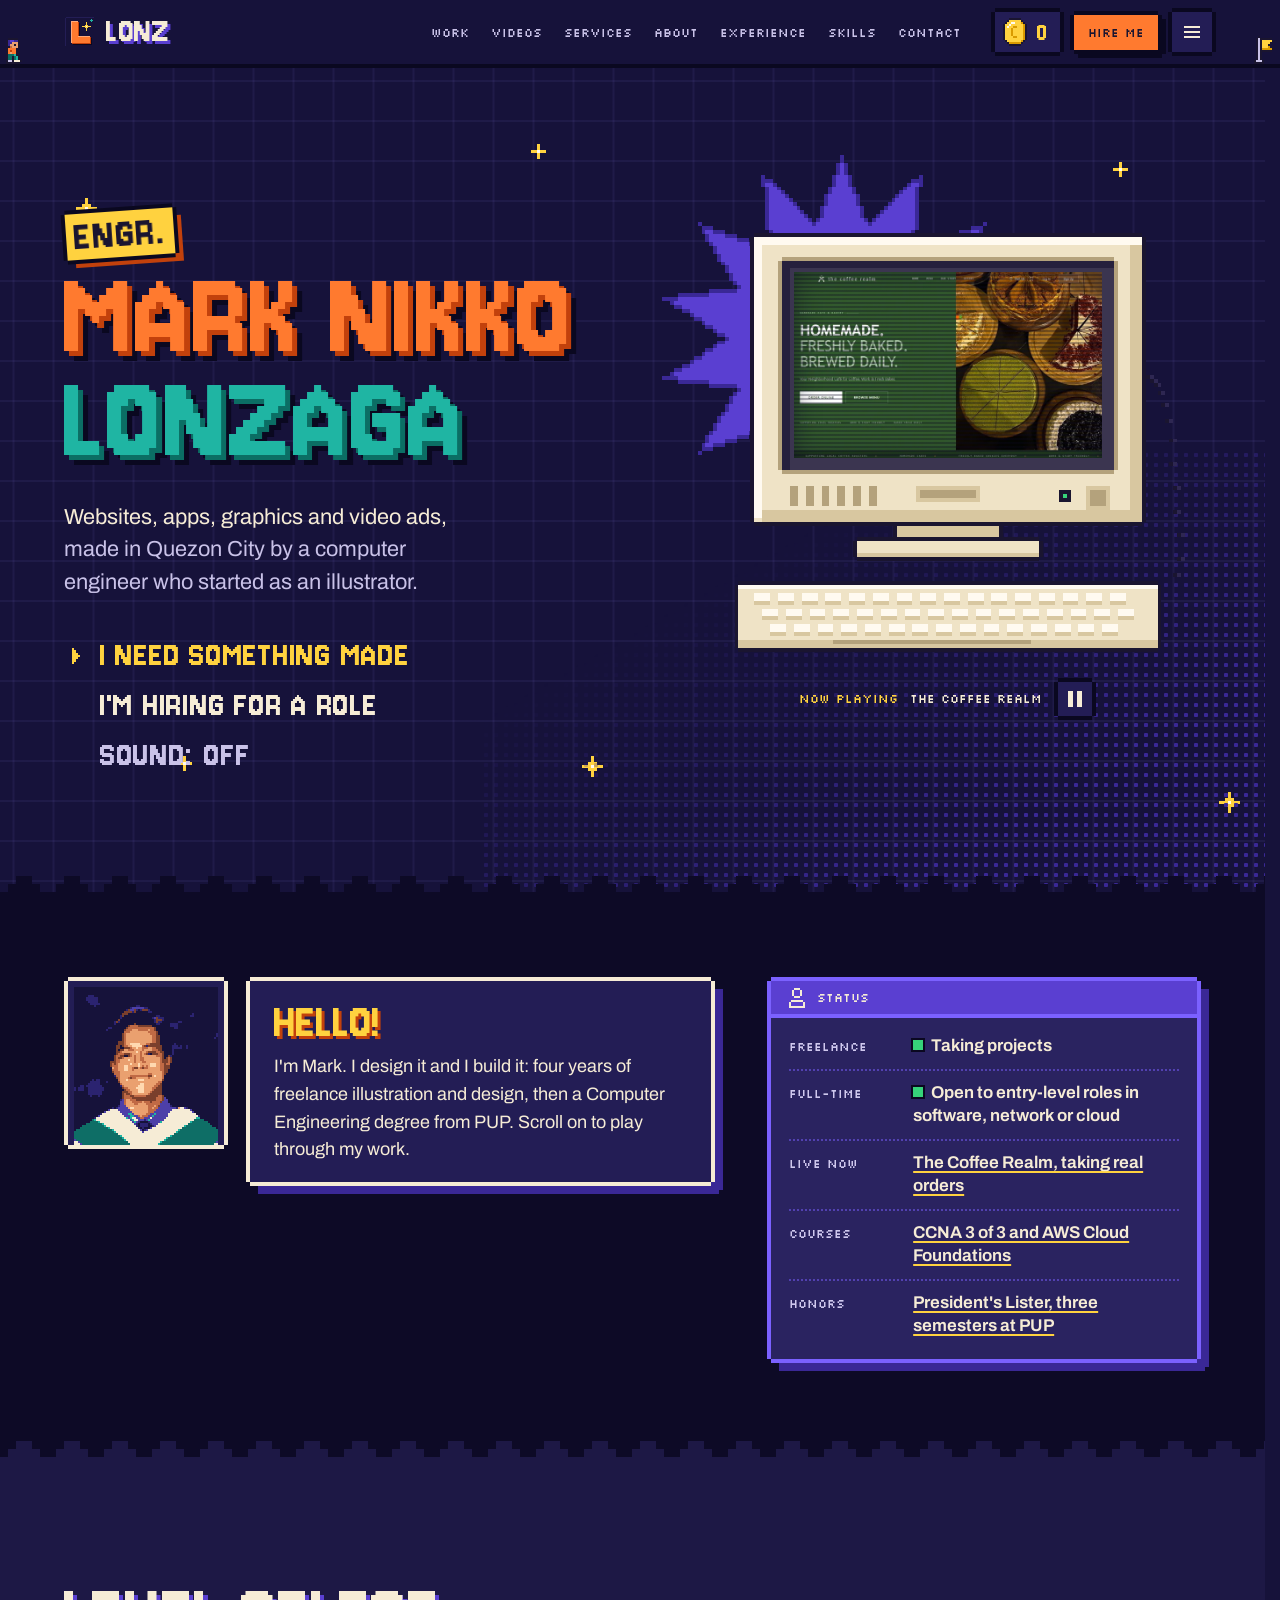
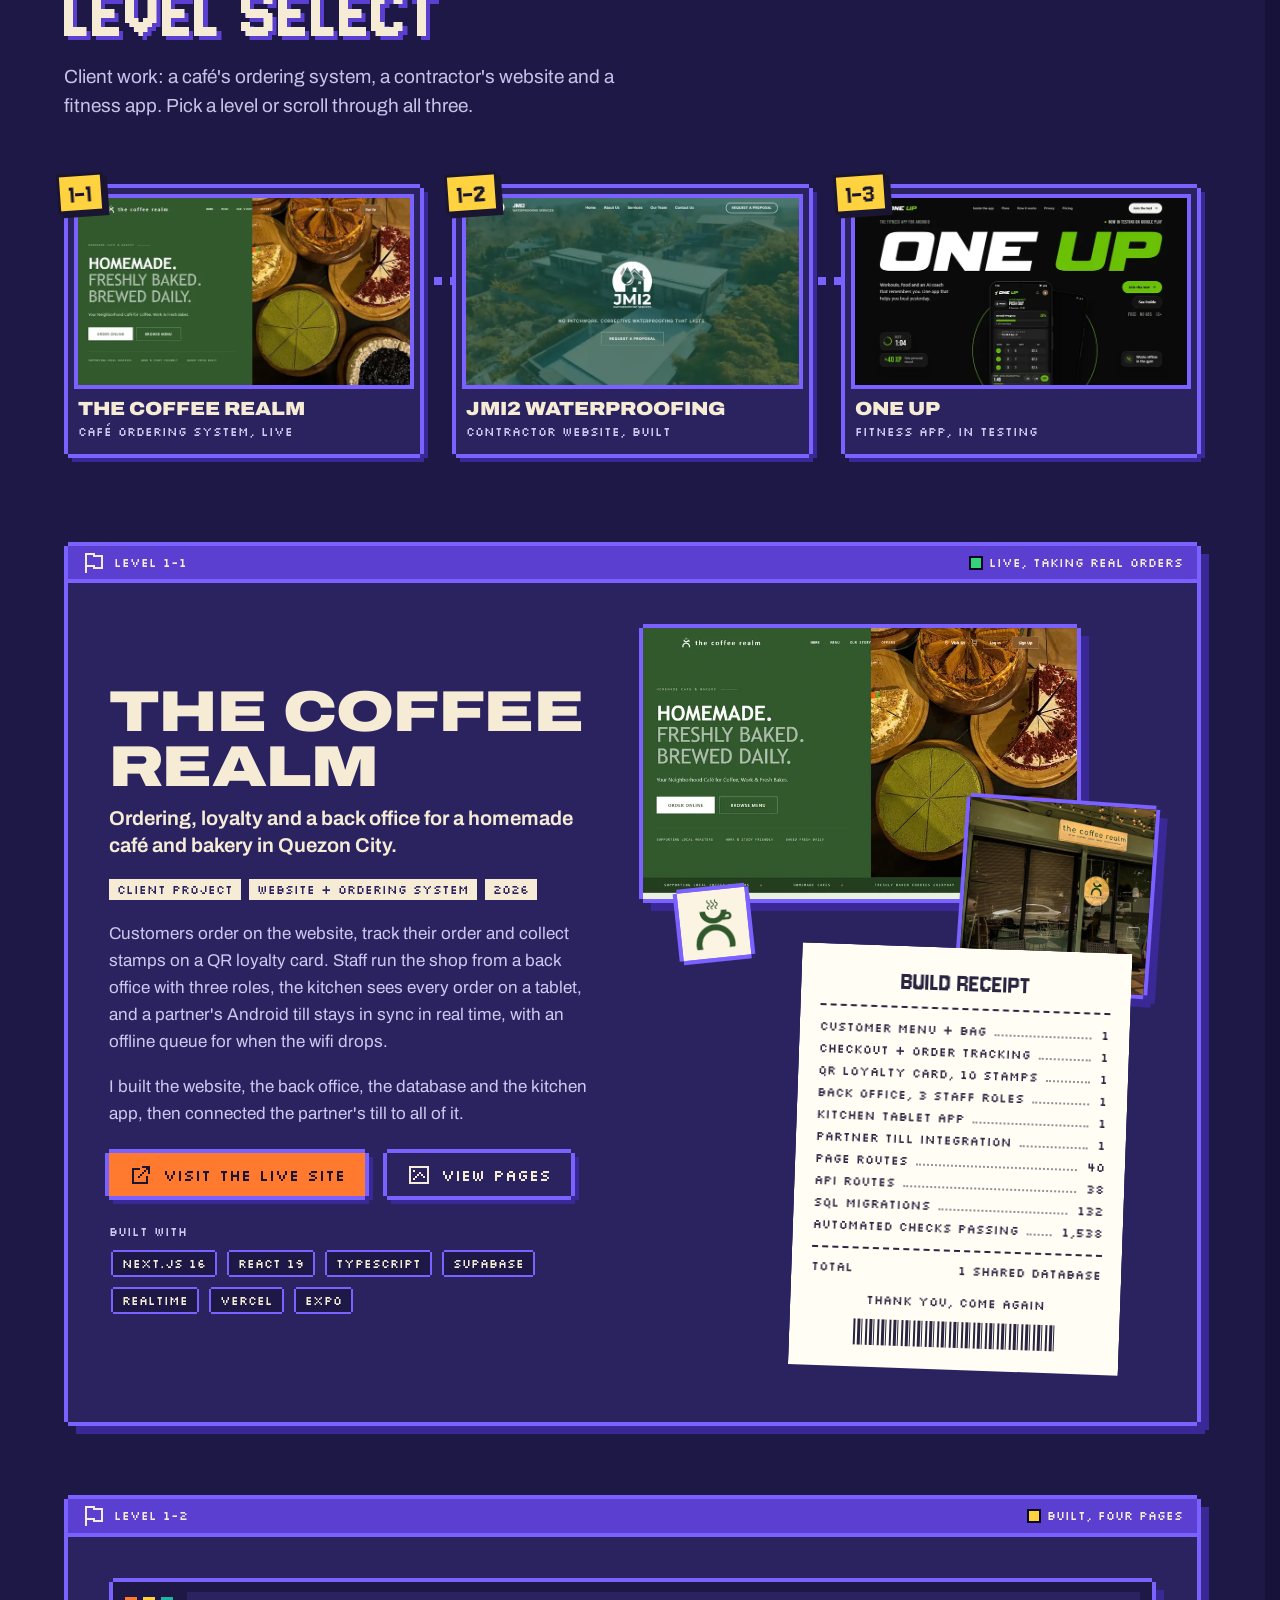
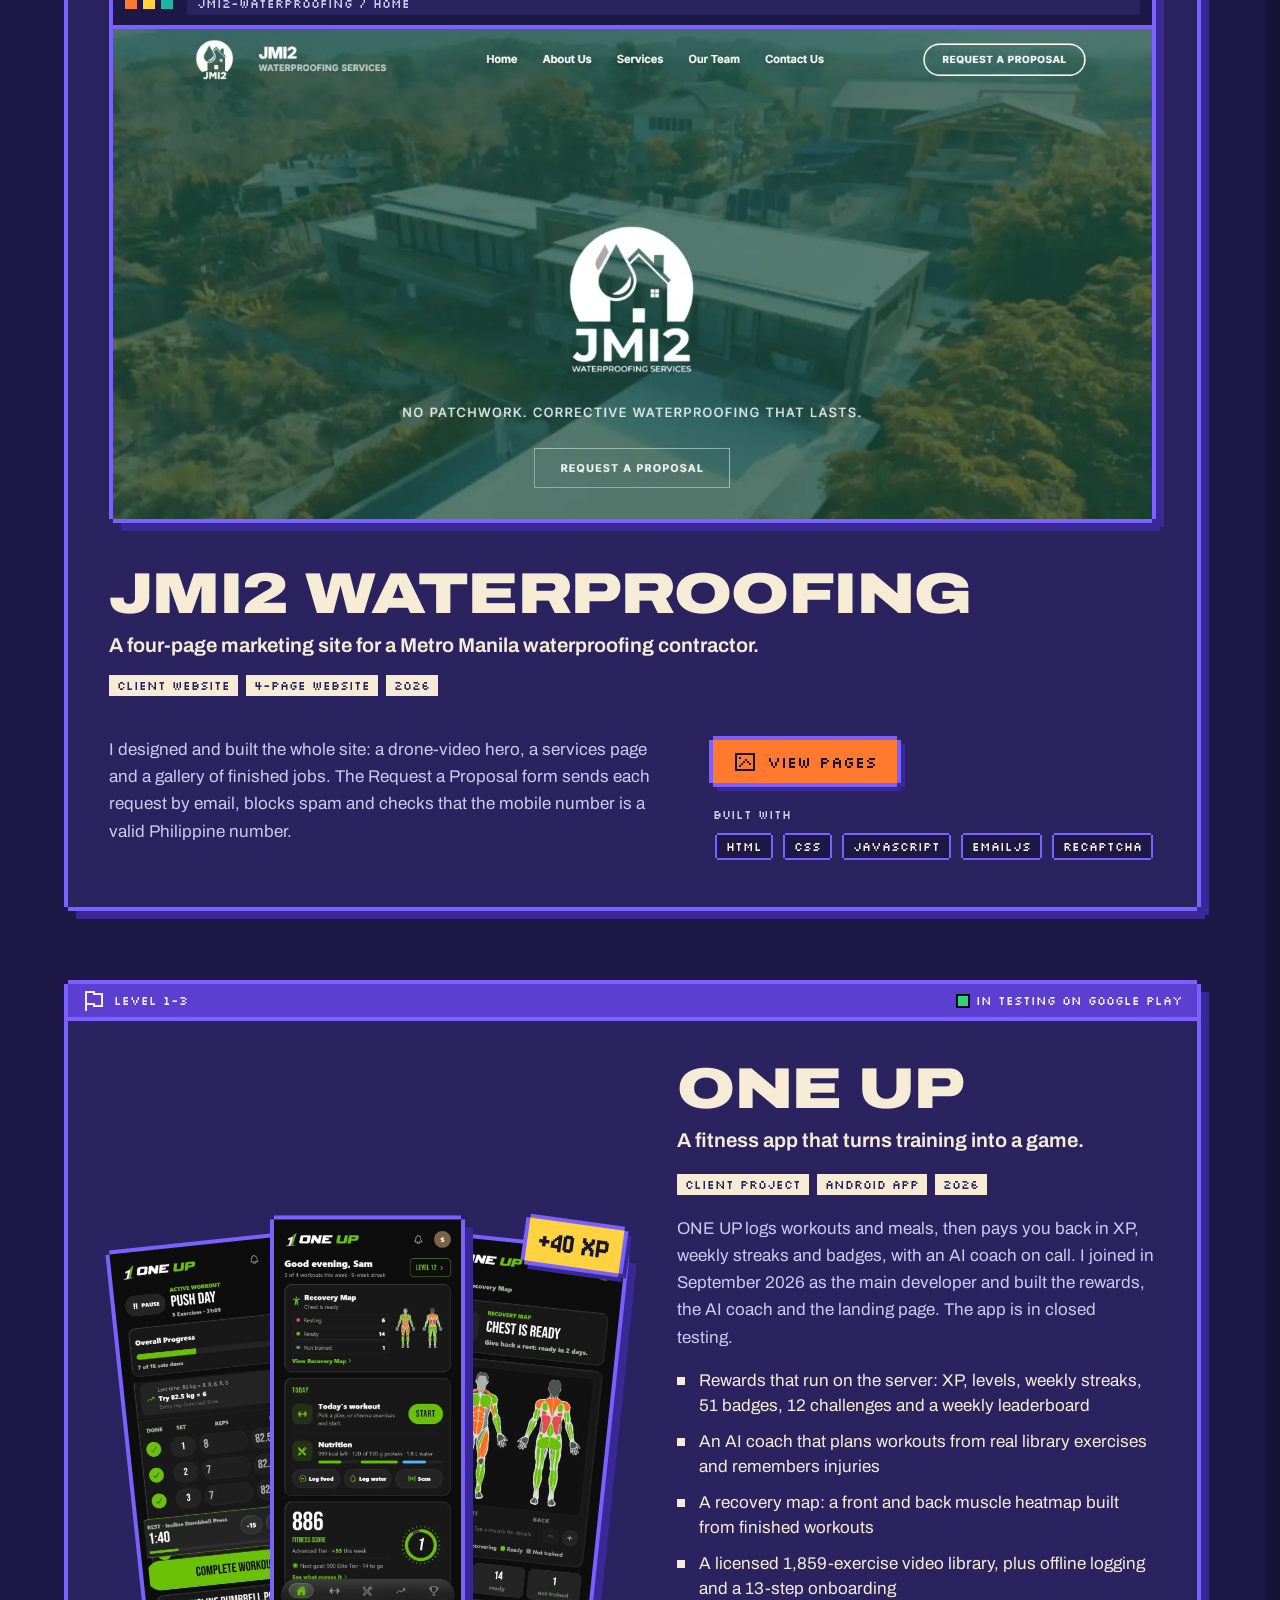
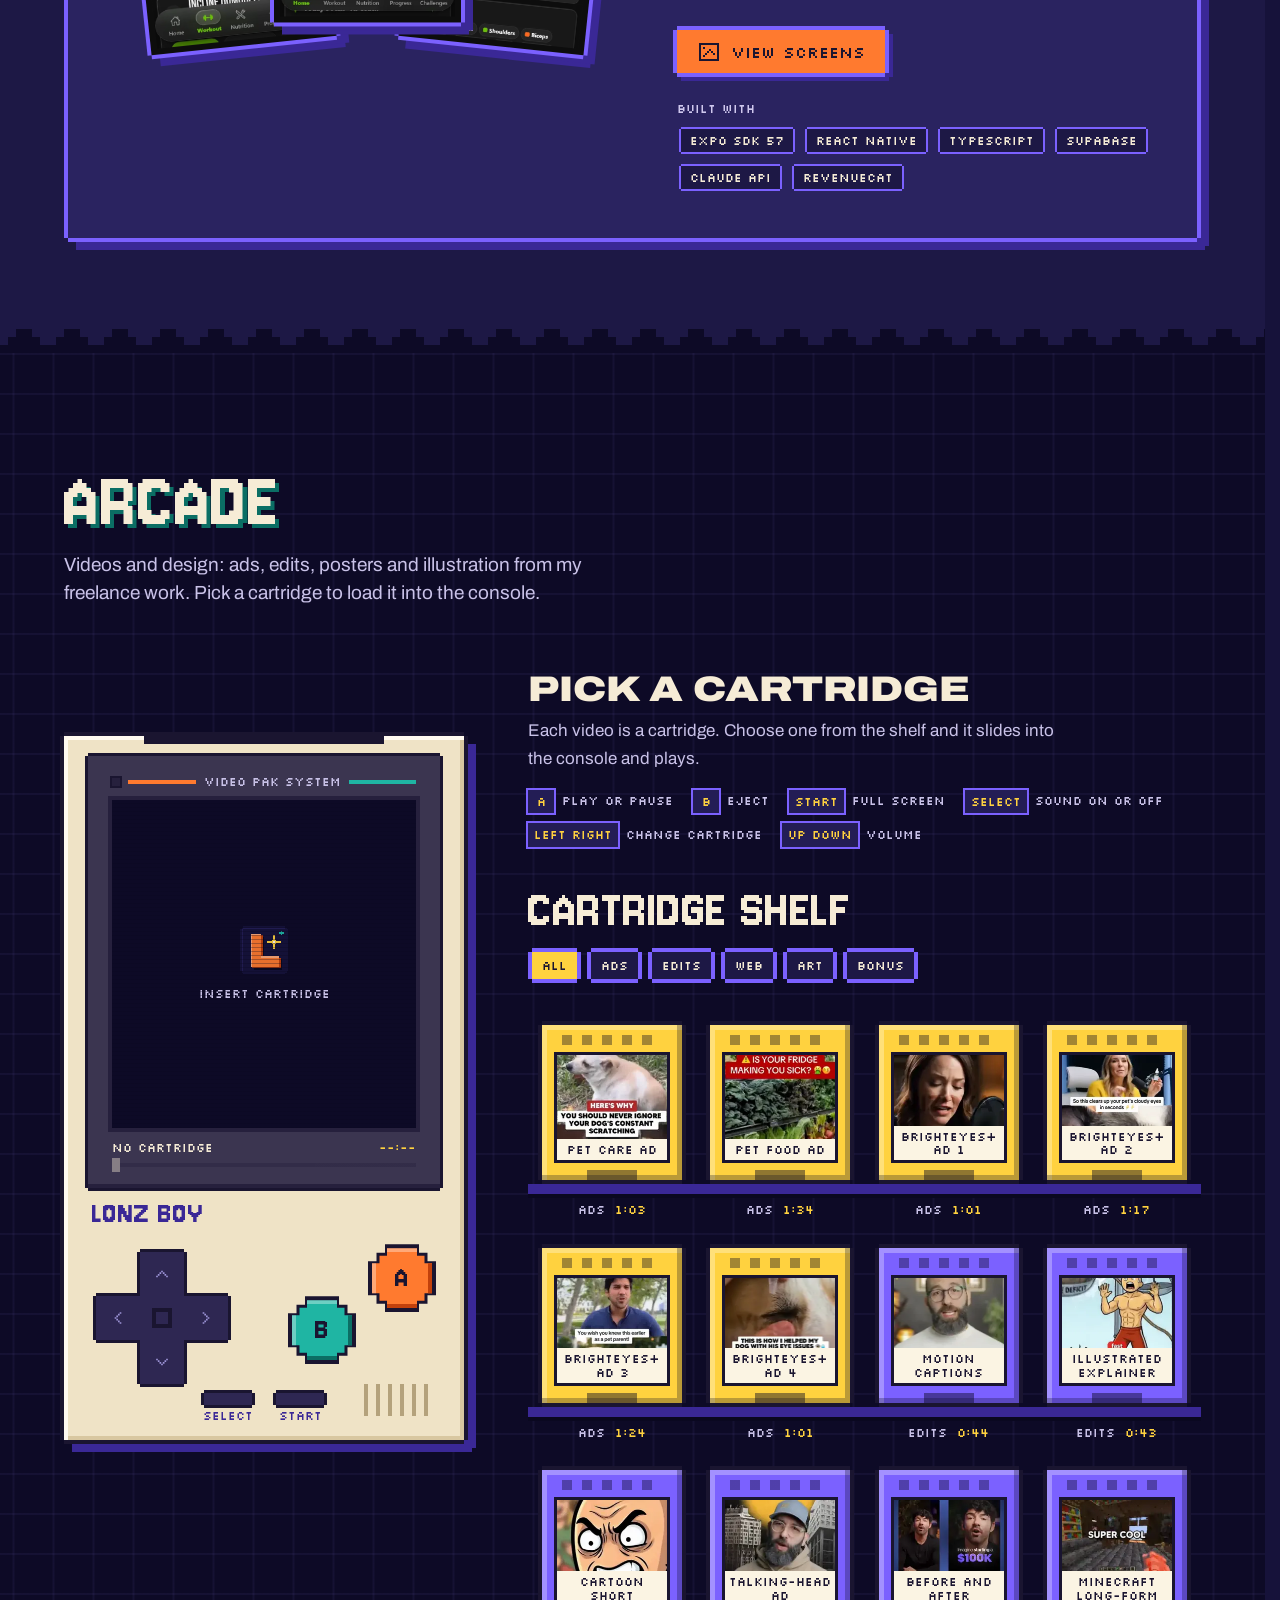
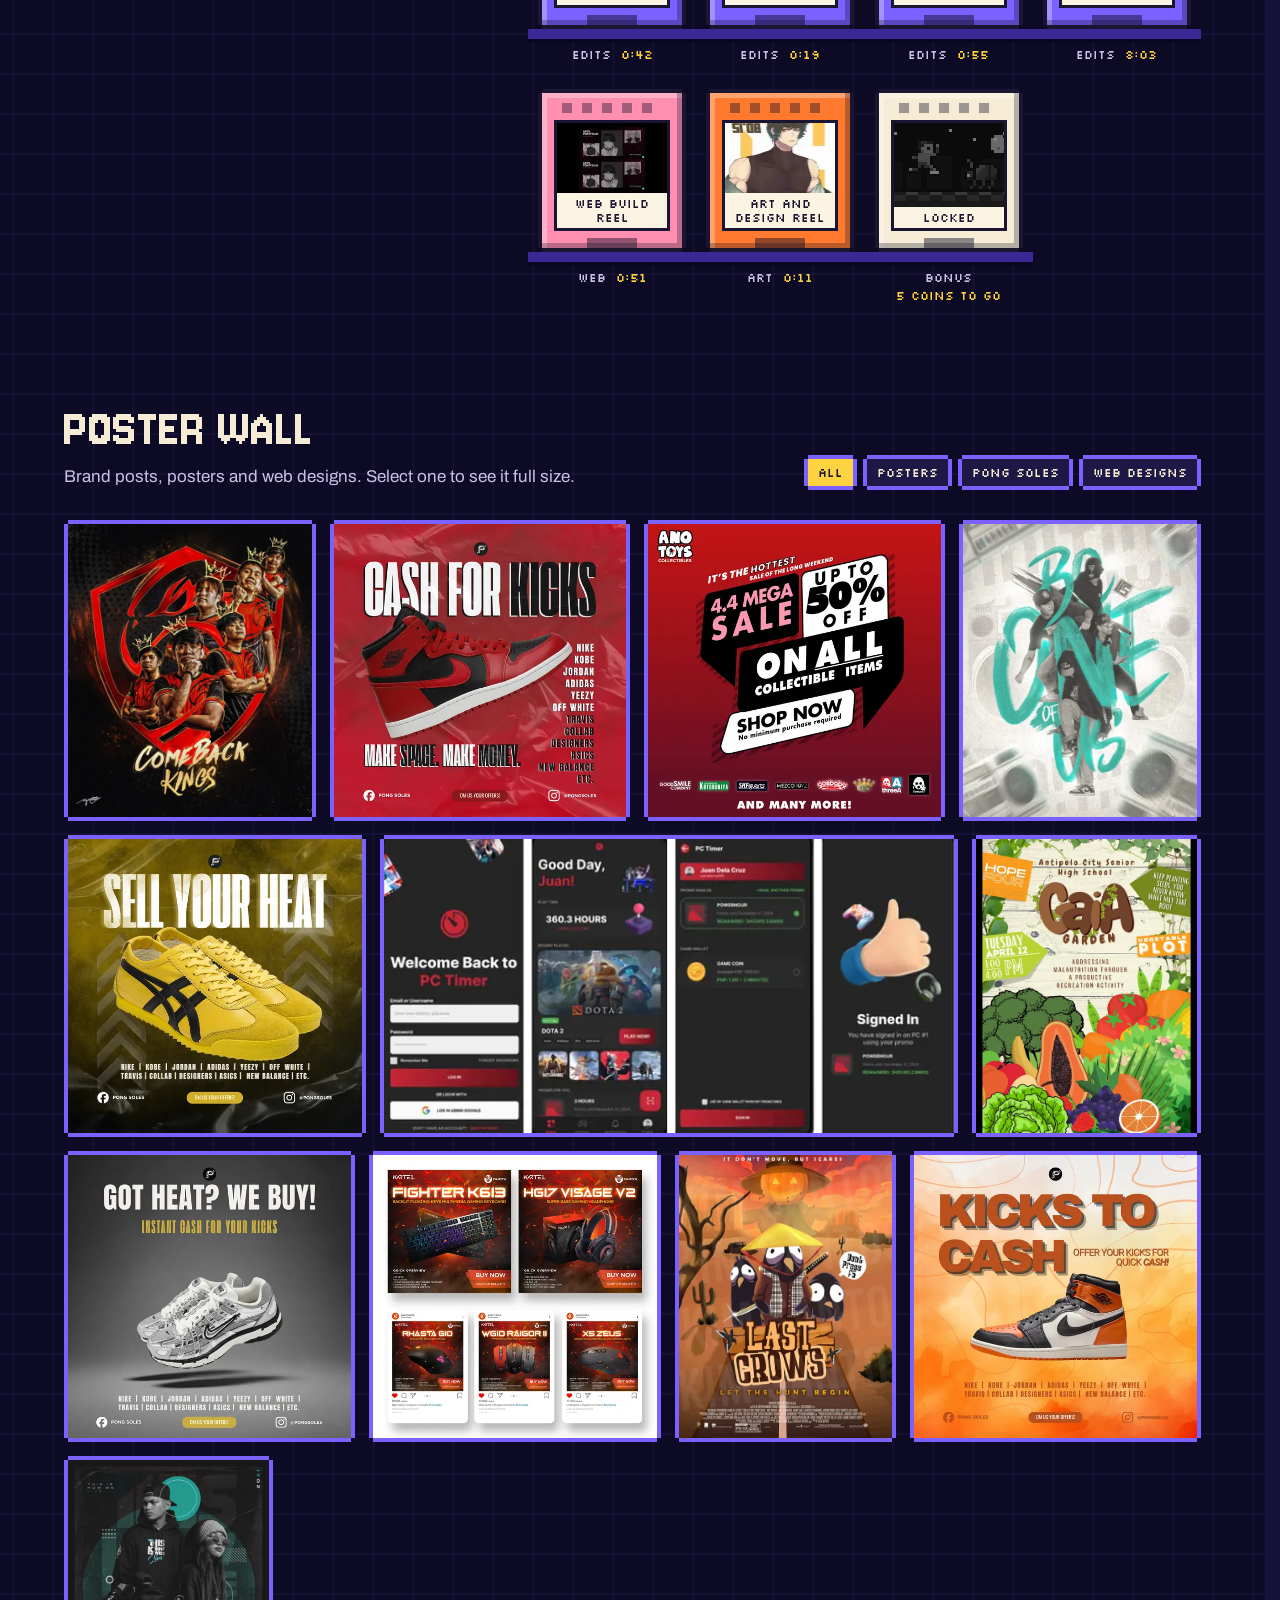
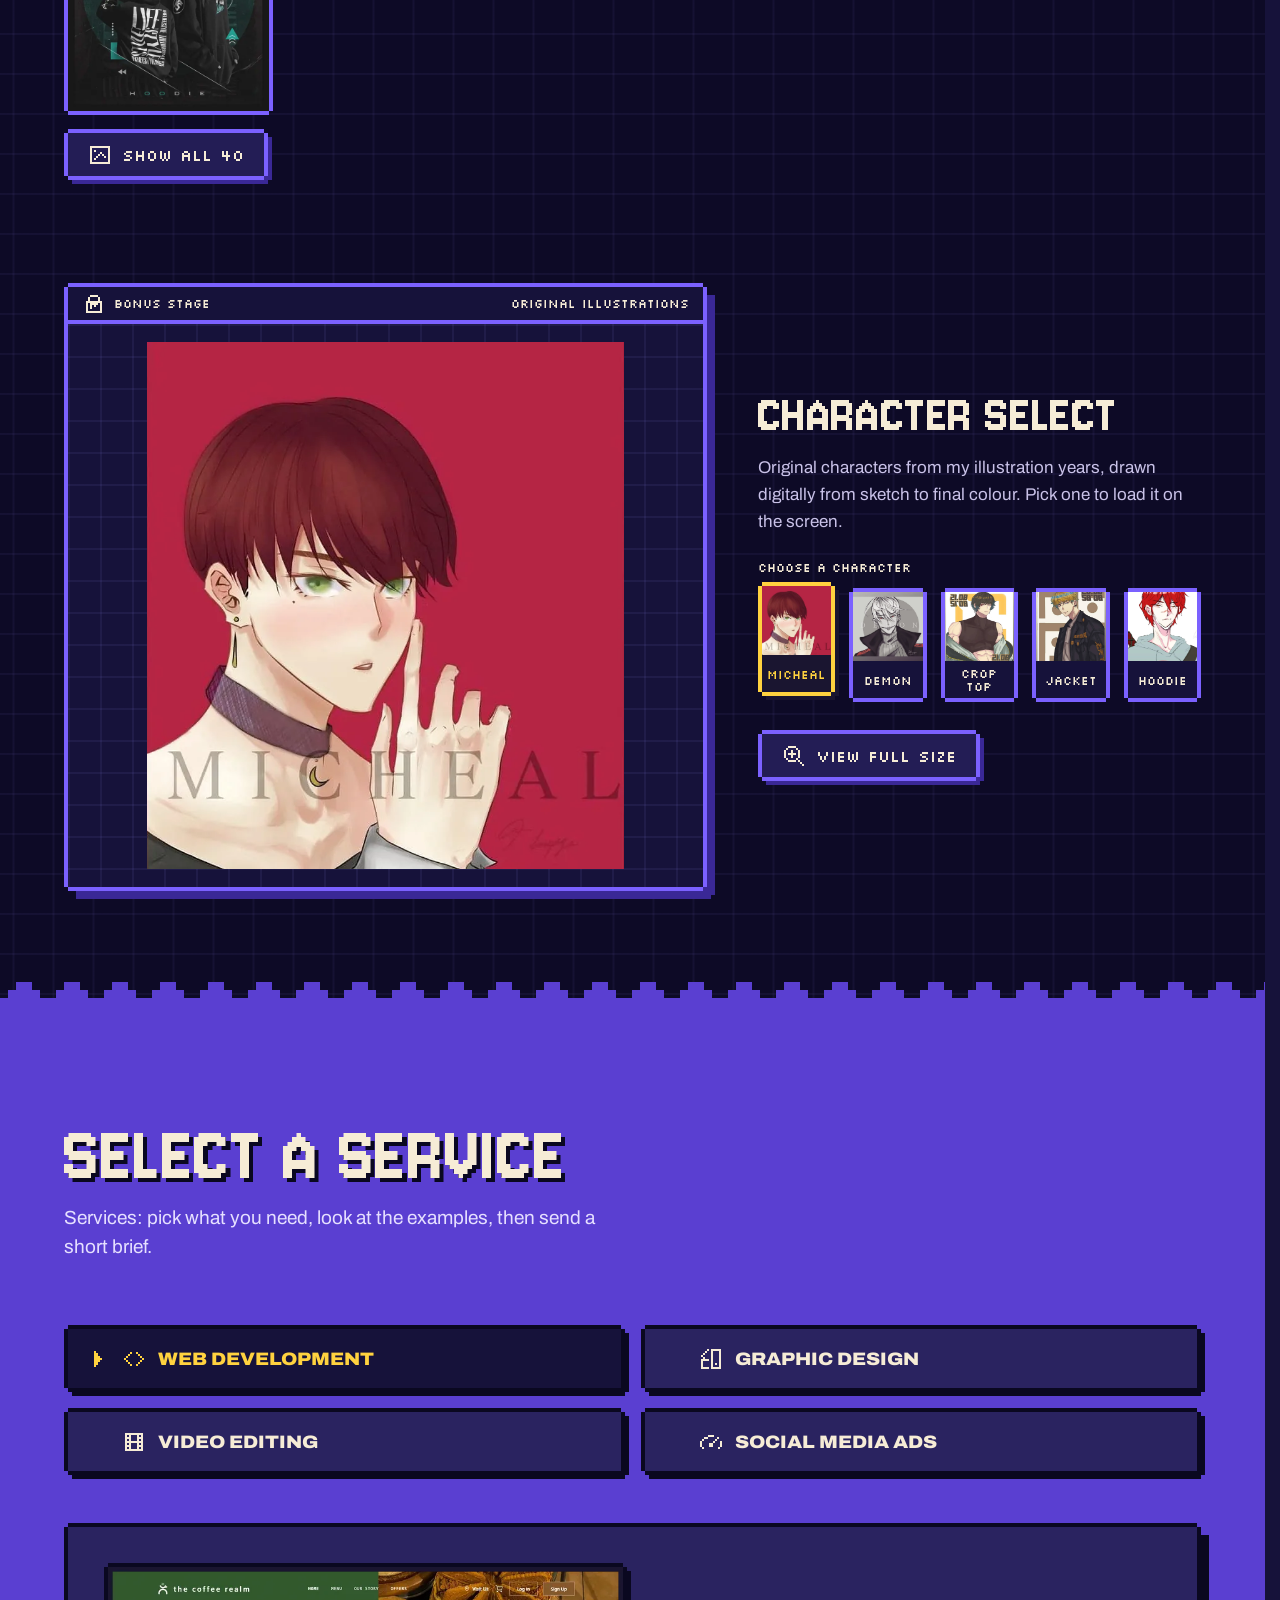
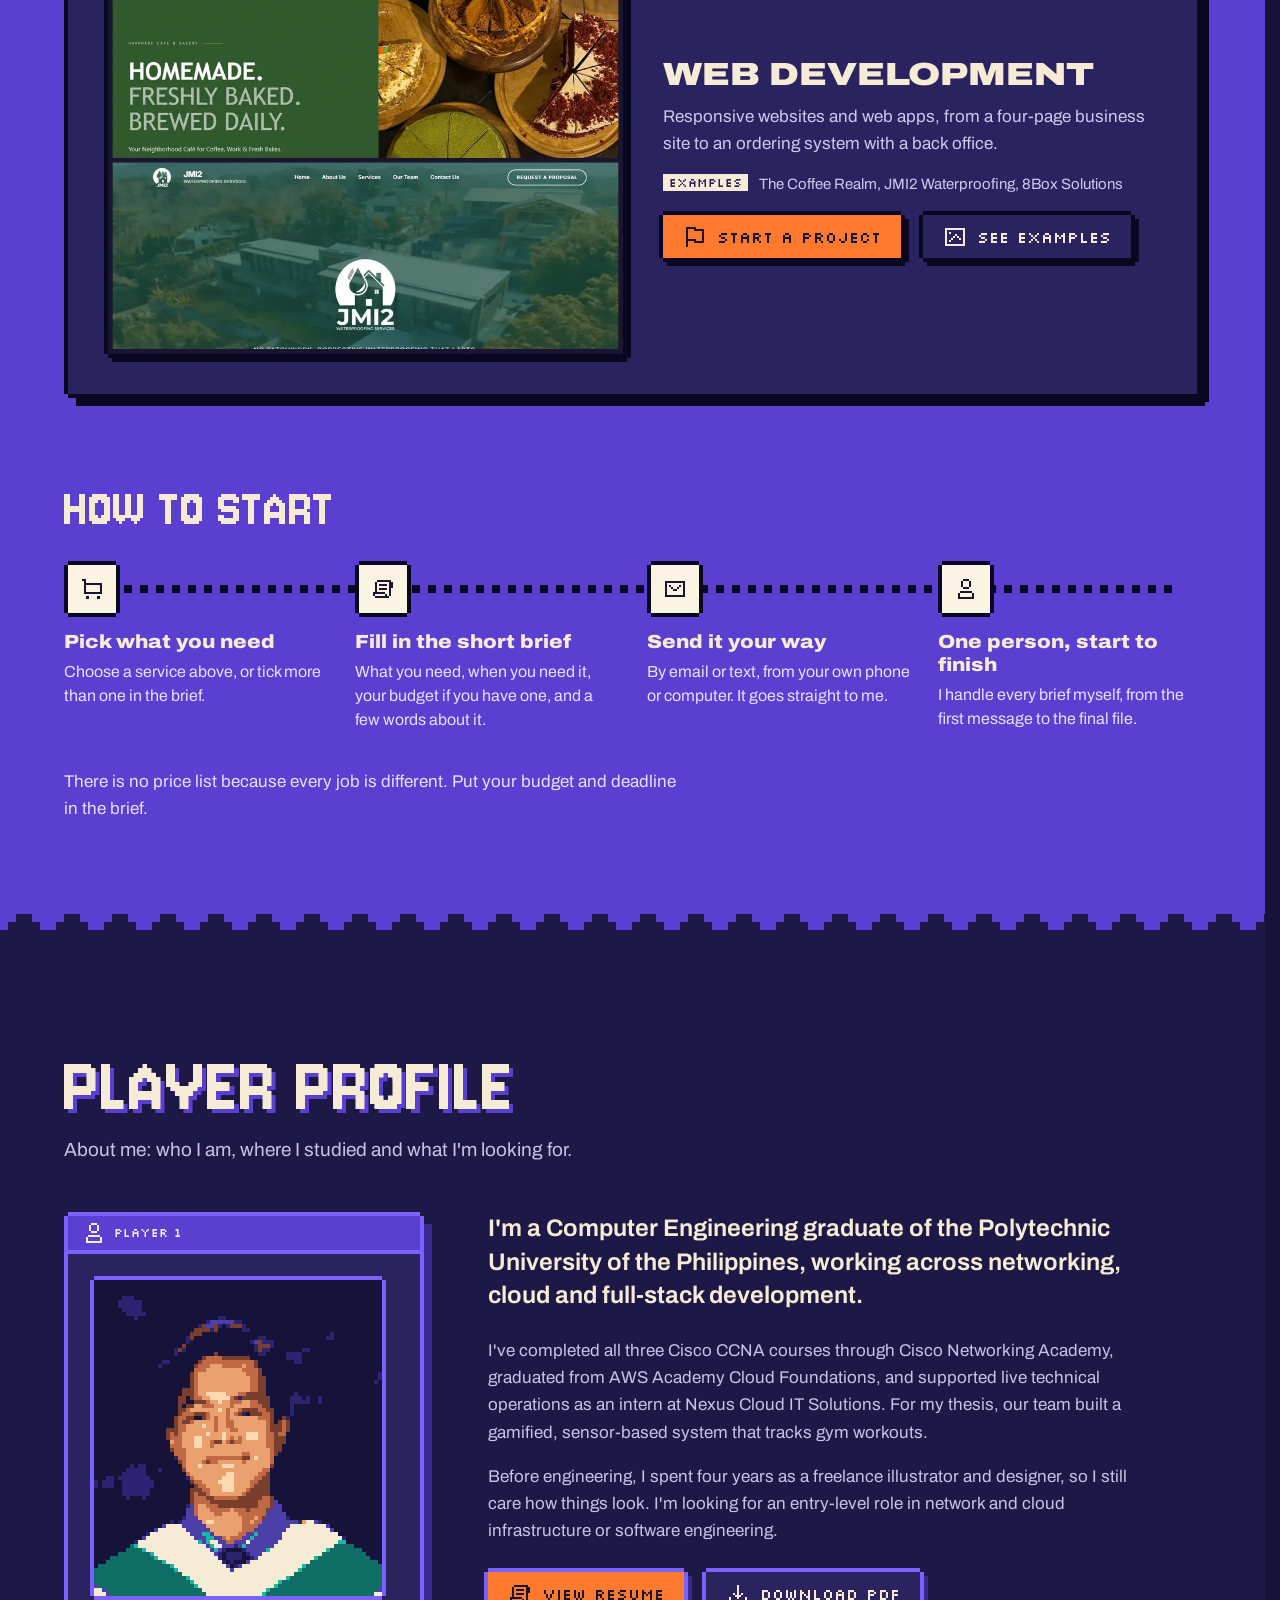
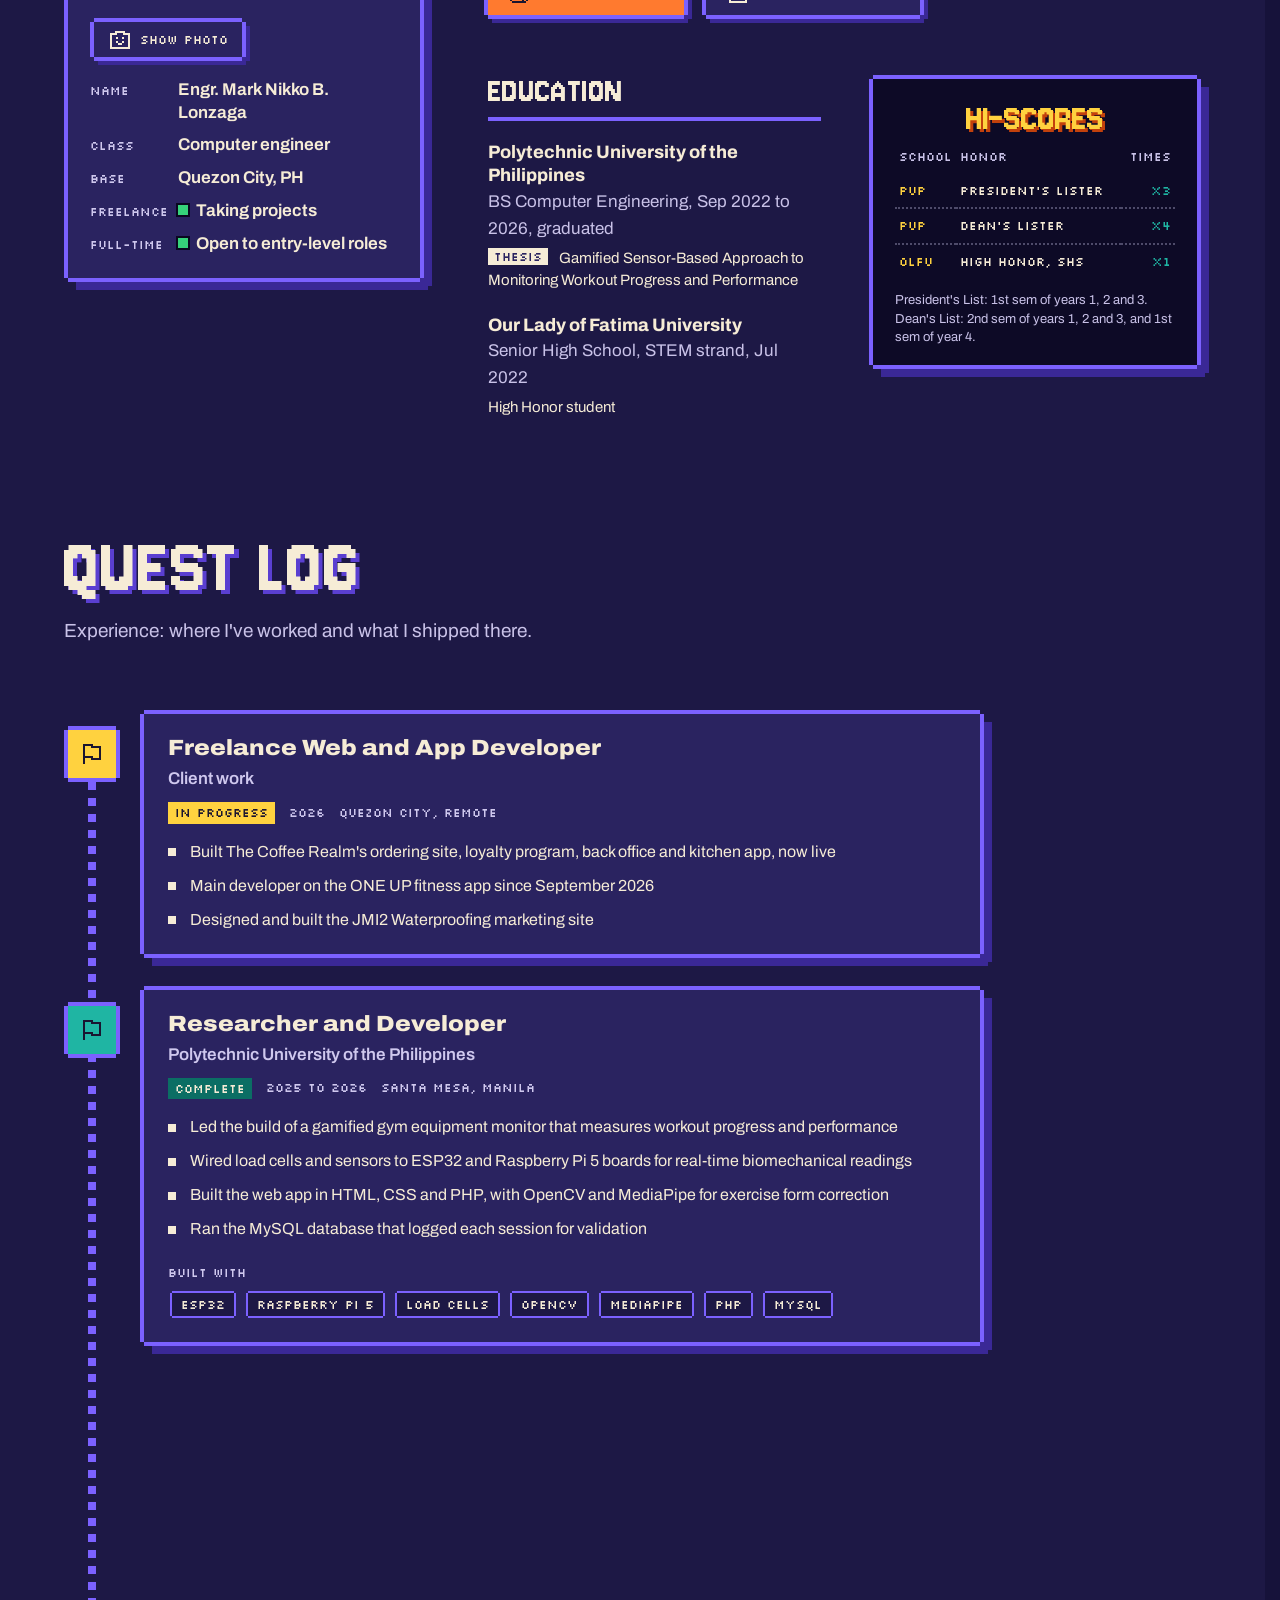
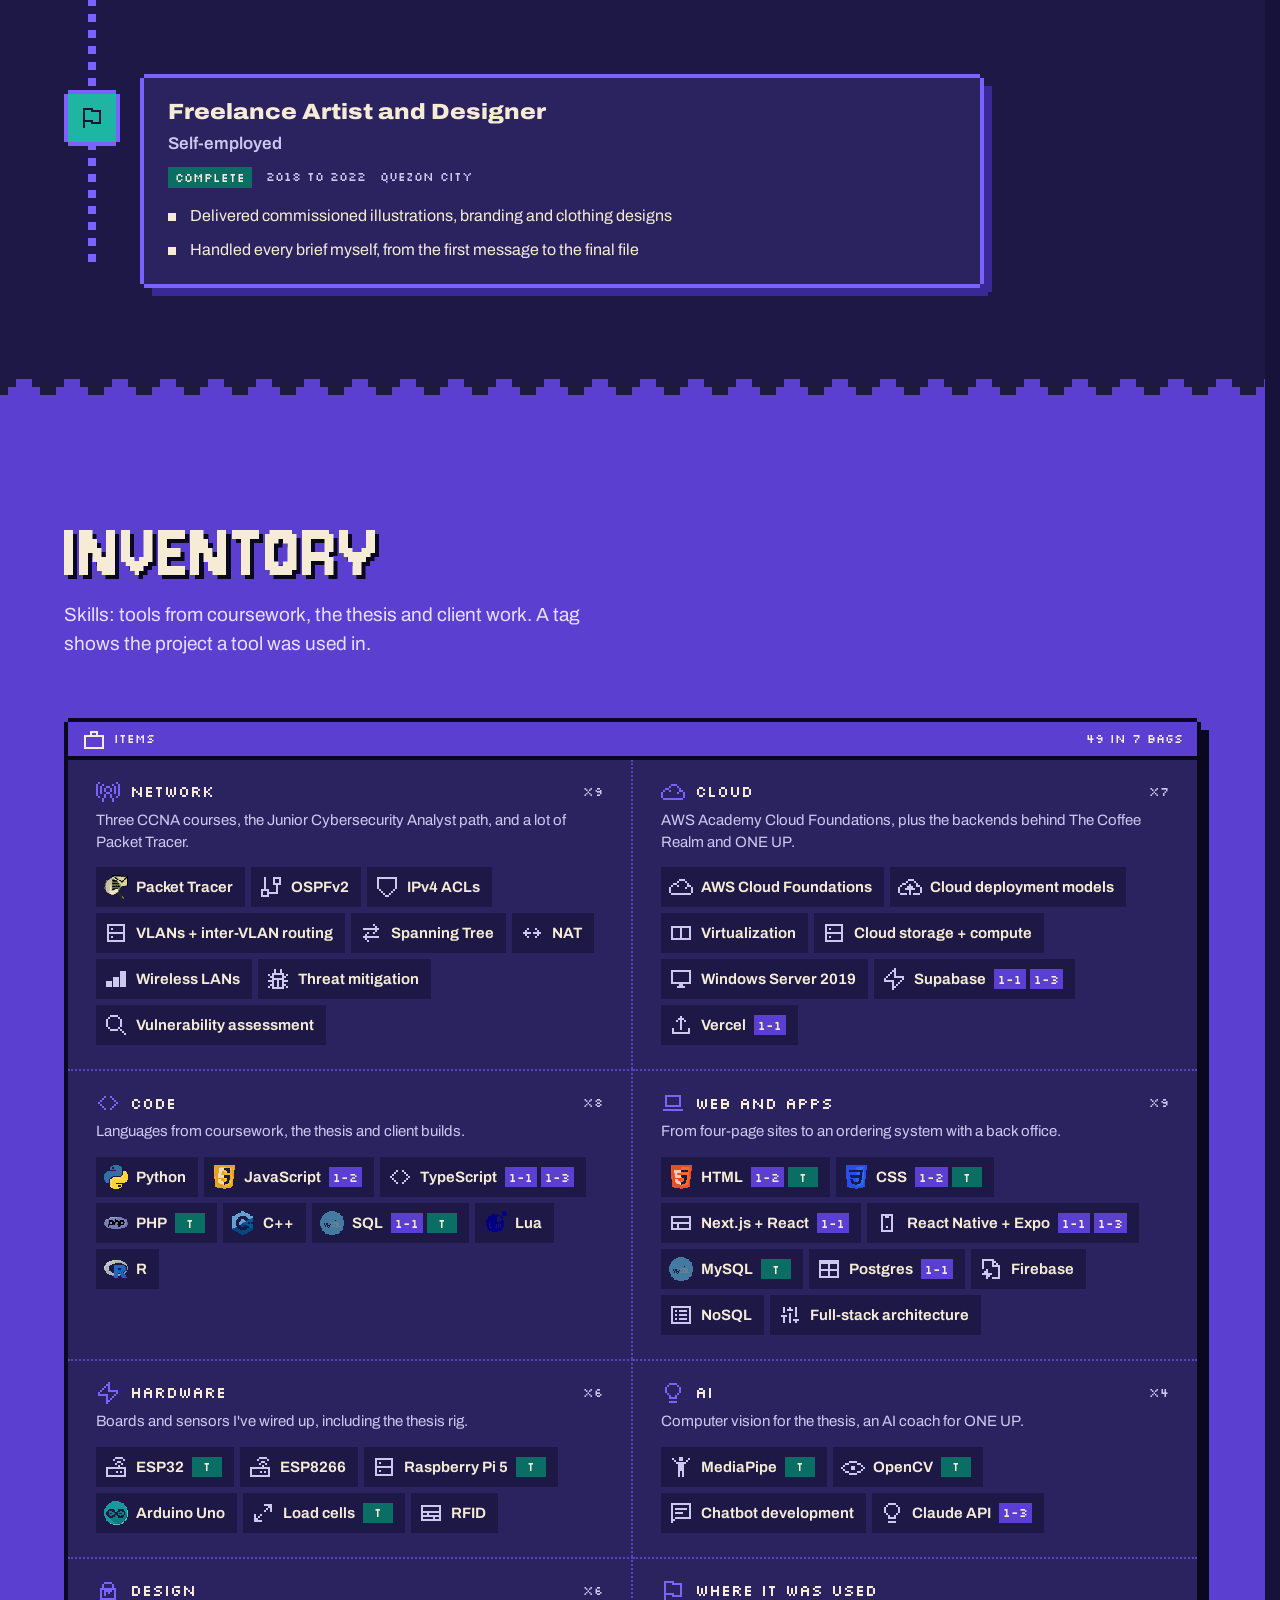
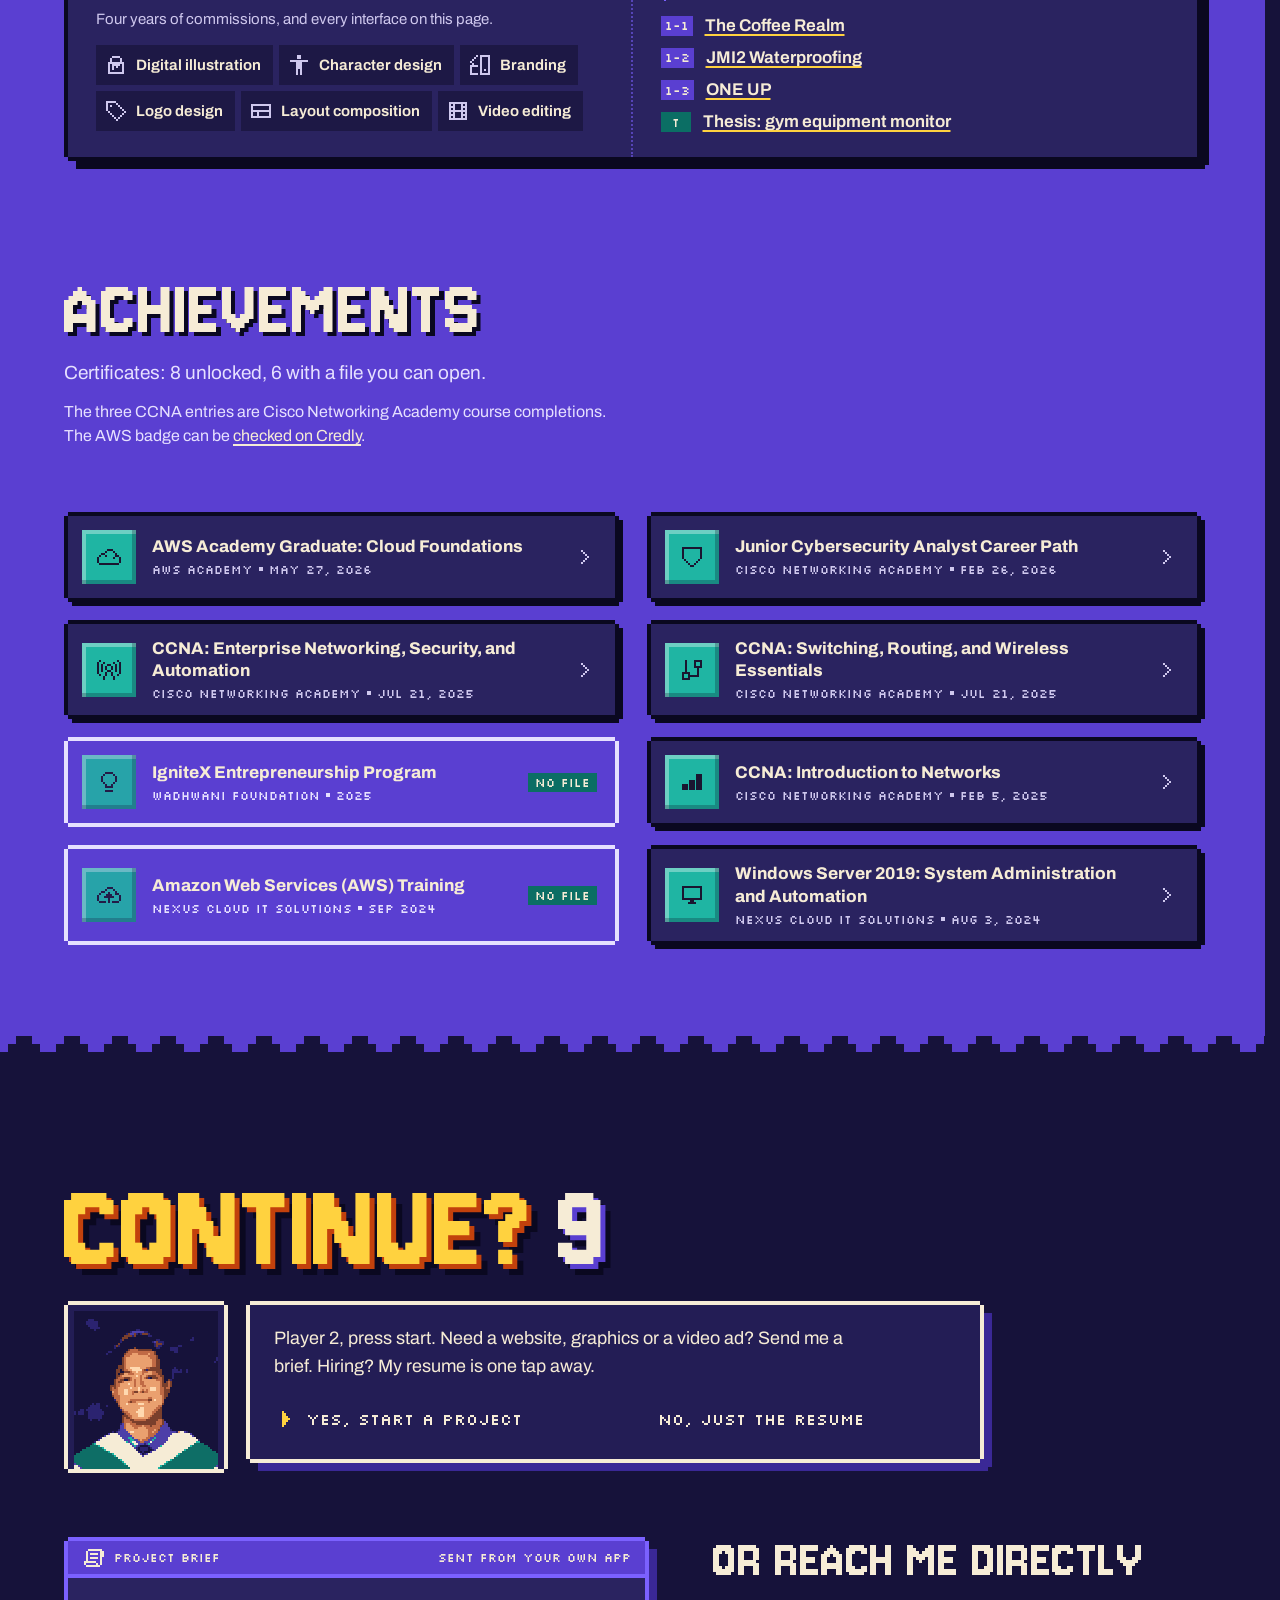
<file: index.html>
<!DOCTYPE html>
<html lang="en" data-theme="night">
<head>
    <meta charset="UTF-8">
    <meta name="viewport" content="width=device-width, initial-scale=1.0">
    <title>Engr. Mark Nikko Lonzaga | Websites, apps, graphics and video ads in Quezon City</title>
    <meta name="description" content="Freelance developer and designer in Quezon City. See a live caf&eacute; ordering system, a contractor's website, a fitness app, graphics and video ads, all inside a retro game. Portfolio of Engr. Mark Nikko Lonzaga, Computer Engineering graduate of PUP.">
    <link rel="canonical" href="https://mnikko213.github.io/LONZ-PORTFOLIO/">
    <meta name="theme-color" content="#16123a">
    <meta property="og:type" content="website">
    <meta property="og:title" content="Engr. Mark Nikko Lonzaga | Websites, apps, graphics and video ads">
    <meta property="og:description" content="Freelance developer and designer in Quezon City. A live caf&eacute; ordering system, a contractor's website, a fitness app, graphics and video ads. Press start.">
    <meta property="og:image" content="https://mnikko213.github.io/LONZ-PORTFOLIO/assets/img/og-card.png">
    <meta property="og:url" content="https://mnikko213.github.io/LONZ-PORTFOLIO/">
    <meta property="og:image:width" content="1200">
    <meta property="og:image:height" content="630">
    <meta property="og:image:alt" content="Engr. Mark Nikko Lonzaga in pixel letters beside a retro computer showing The Coffee Realm website">
    <meta name="twitter:card" content="summary_large_image">
    <link rel="icon" href="favicon.ico" sizes="48x48">
    <link rel="icon" type="image/png" sizes="32x32" href="assets/img/icons/favicon-32.png">
    <link rel="icon" type="image/png" sizes="16x16" href="assets/img/icons/favicon-16.png">
    <link rel="apple-touch-icon" href="assets/img/icons/apple-touch-icon.png">
    <link rel="manifest" href="site.webmanifest">
    <link rel="preload" href="assets/fonts/jersey10.woff2" as="font" type="font/woff2" crossorigin>
    <link rel="preload" href="assets/fonts/archivo-var.woff2" as="font" type="font/woff2" crossorigin>
    <link rel="preload" href="assets/fonts/silkscreen-400.woff2" as="font" type="font/woff2" crossorigin>
    <link rel="stylesheet" href="css/icons.css">
    <link rel="stylesheet" href="css/style.css">
    <script type="application/ld+json">
    {
        "@context": "https://schema.org",
        "@type": "Person",
        "name": "Mark Nikko Lonzaga",
        "honorificPrefix": "Engr.",
        "jobTitle": "Web and app developer, designer and video editor",
        "url": "https://mnikko213.github.io/LONZ-PORTFOLIO/",
        "image": "https://mnikko213.github.io/LONZ-PORTFOLIO/assets/img/me-photo.webp",
        "email": "mailto:mnikkolonzaga@gmail.com",
        "address": { "@type": "PostalAddress", "addressLocality": "Quezon City", "addressCountry": "PH" },
        "alumniOf": { "@type": "CollegeOrUniversity", "name": "Polytechnic University of the Philippines" },
        "sameAs": [
            "https://www.linkedin.com/in/lonzaga-marknikko-borja-01728131a/",
            "https://www.instagram.com/mnlb204/",
            "https://www.facebook.com/mark.nikko.borja.lonzaga"
        ]
    }
    </script>
    <script>
        (function () {
            var t = null;
            try { t = localStorage.getItem('lonz-theme'); } catch (e) {}
            if (t !== 'day' && t !== 'night') t = 'night';
            document.documentElement.setAttribute('data-theme', t);
            document.documentElement.classList.add('js');
            try {
                if (localStorage.getItem('lonz-motion') === 'off') document.documentElement.classList.add('motion-off');
            } catch (e) {}
        })();
    </script>
</head>
<body>

<a class="skip-link" href="#main">Skip to content</a>

<header class="hud" id="hud">
    <div class="hud-inner">
        <a href="#home" class="brand" aria-label="Mark Nikko Lonzaga, back to the title screen">
            <img class="px-art brand-logo" src="assets/img/logo.png" width="64" height="64" alt="">
            <span class="brand-word">LONZ</span>
        </a>

        <p class="hud-stage" id="hud-stage" aria-hidden="true"><span id="hud-stage-n">1/9</span> <span id="hud-stage-name">Home</span></p>

        <nav class="nav" id="site-nav" aria-label="Primary">
            <ul class="nav-list">
                <li><a href="#work">Work</a></li>
                <li><a href="#archive">Videos</a></li>
                <li><a href="#services-section">Services</a></li>
                <li><a href="#about">About</a></li>
                <li><a href="#experience">Experience</a></li>
                <li><a href="#skills">Skills</a></li>
                <li><a href="#contact">Contact</a></li>
            </ul>
        </nav>

        <div class="hud-tools">
            <button class="hud-coins" id="quest-btn" type="button" aria-haspopup="dialog">
                <span class="coin coin-sm" aria-hidden="true"></span>
                <span class="hud-coins-n" id="coin-count" aria-hidden="true">0</span>
                <span class="sr-only" id="coin-label">0 coins. Open the side quests</span>
            </button>
            <a class="btn btn-sm btn-primary btn-hud" href="#contact">
                <span class="btn-label">Hire me</span>
            </a>
            <button class="tool-btn menu-btn" id="menu-btn" type="button" aria-haspopup="dialog">
                <span class="i i-menu" aria-hidden="true"></span>
                <span class="sr-only">Menu: stages, side quests and options</span>
            </button>
        </div>
    </div>
    <div class="xp-bar" aria-hidden="true"><span class="xp-fill"></span><span class="xp-runner"></span><span class="xp-flag"></span></div>
</header>

<main id="main">
    <!-- ============ TITLE SCREEN ============ -->
    <section class="band band-night hero" id="home" aria-labelledby="hero-title">
        <div class="hero-sky" aria-hidden="true">
            <img class="px-art star s1" src="assets/img/sprites/sparkle.png" width="7" height="7" alt="">
            <img class="px-art star s2" src="assets/img/sprites/sparkle-sm.png" width="5" height="5" alt="">
            <img class="px-art star s3" src="assets/img/sprites/sparkle.png" width="7" height="7" alt="">
            <img class="px-art star s4" src="assets/img/sprites/sparkle-sm.png" width="5" height="5" alt="">
            <img class="px-art star s5" src="assets/img/sprites/sparkle-sm.png" width="5" height="5" alt="">
            <img class="px-art star s6" src="assets/img/sprites/sparkle.png" width="7" height="7" alt="">
        </div>

        <div class="wrap hero-grid">
            <div class="hero-copy">
                <h1 class="hero-title" id="hero-title">
                    <span class="ht-rank">Engr.</span>
                    <span class="ht-line ht-1">Mark Nikko</span>
                    <span class="ht-line ht-2">Lonzaga</span>
                </h1>
                <p class="hero-sub">Websites, apps, graphics and video ads, made in Quezon City by a computer engineer who started as an illustrator.</p>
                <ul class="title-menu" id="title-menu" role="list">
                    <li><a href="#services-section" data-sfx="start" data-quest="start"><span class="i i-play" aria-hidden="true"></span>I need something made</a></li>
                    <li><a href="#about" data-sfx="start" data-quest="start"><span class="i i-play" aria-hidden="true"></span>I'm hiring for a role</a></li>
                    <li><button type="button" id="title-sound" aria-pressed="false"><span class="i i-play" aria-hidden="true"></span>Sound: <span id="title-sound-v">off</span></button></li>
                </ul>
            </div>

            <div class="hero-rig">
                <div class="rig" id="rig">
                    <img class="px-art rig-burst" src="assets/img/sprites/burst.png" width="96" height="96" alt="">
                    <div class="rig-screen" id="reel" role="region" aria-roledescription="carousel" aria-label="Work playing on the monitor">
                        <a class="reel-slide is-on" href="#level-coffee" data-title="The Coffee Realm">
                            <img src="assets/img/reel/coffee.webp" width="720" height="450" alt="The Coffee Realm home page: Homemade. Freshly baked. Brewed daily." fetchpriority="high">
                        </a>
                        <a class="reel-slide" href="#level-jmi2" data-title="JMI2 Waterproofing" tabindex="-1">
                            <img data-src="assets/img/reel/jmi2.webp" width="720" height="450" alt="JMI2 Waterproofing website hero with a drone shot of a roof deck">
                        </a>
                        <a class="reel-slide" href="#level-oneup" data-title="ONE UP" tabindex="-1">
                            <img data-src="assets/img/reel/oneup.webp" width="720" height="450" alt="ONE UP landing page with the app's workout screen">
                        </a>
                        <a class="reel-slide" href="#characters" data-title="Illustration" tabindex="-1">
                            <img data-src="assets/img/reel/art.webp" width="720" height="434" alt="Digital illustration of a red-haired character">
                        </a>
                        <span class="reel-static" aria-hidden="true"></span>
                    </div>
                    <img class="px-art rig-crt" src="assets/img/sprites/crt.png" width="128" height="112" alt="">
                </div>
                <div class="reel-bar">
                    <p class="reel-now"><span class="reel-label">Now playing</span> <span class="reel-title" id="reel-title">The Coffee Realm</span></p>
                    <button class="tool-btn tool-btn-sm" id="reel-toggle" type="button">
                        <span class="i i-pause" aria-hidden="true"></span>
                        <span class="sr-only">Pause the monitor slideshow</span>
                    </button>
                </div>
            </div>
        </div>
    </section>

    <!-- ============ INTRO DIALOG ============ -->
    <section class="band band-night intro" id="intro" aria-labelledby="intro-title">
        <div class="wrap intro-grid">
            <div class="talk" data-reveal>
                <div class="talk-face">
                    <img class="px-art" src="assets/img/me-pixel.png" width="72" height="79" alt="">
                </div>
                <div class="talk-box">
                    <h2 class="talk-name" id="intro-title">Hello!</h2>
                    <p class="talk-text" id="talk-text">I'm Mark. I design it and I build it: four years of freelance illustration and design, then a Computer Engineering degree from PUP. Scroll on to play through my work.</p>
                </div>
            </div>

            <div class="status win" data-reveal>
                <div class="win-bar">
                    <span class="win-file"><span class="i i-user" aria-hidden="true"></span>Status</span>
                </div>
                <dl class="status-rows">
                    <div>
                        <dt>Freelance</dt>
                        <dd><span class="status-lamp is-live" aria-hidden="true"></span>Taking projects</dd>
                    </div>
                    <div>
                        <dt>Full-time</dt>
                        <dd><span class="status-lamp is-live" aria-hidden="true"></span>Open to entry-level roles in software, network or cloud</dd>
                    </div>
                    <div>
                        <dt>Live now</dt>
                        <dd><a href="#level-coffee">The Coffee Realm, taking real orders</a></dd>
                    </div>
                    <div>
                        <dt>Courses</dt>
                        <dd><a href="#certifications">CCNA 3 of 3 and AWS Cloud Foundations</a></dd>
                    </div>
                    <div>
                        <dt>Honors</dt>
                        <dd><a href="#about">President's Lister, three semesters at PUP</a></dd>
                    </div>
                </dl>
            </div>
        </div>
    </section>

    <!-- ============ LEVEL SELECT (WORK) ============ -->
    <section class="band band-paper work" id="work" aria-labelledby="work-title">
        <div class="wrap">
            <header class="sec-head">
                <h2 class="sec-title" id="work-title">Level select</h2>
                <p class="sec-lede">Client work: a caf&eacute;'s ordering system, a contractor's website and a fitness app. Pick a level or scroll through all three.</p>
            </header>

            <ol class="stages" aria-label="Levels in this section">
                <li>
                    <a class="stage" href="#level-coffee">
                        <span class="stage-no" aria-hidden="true">1-1</span>
                        <span class="stage-shot"><img src="assets/img/reel/coffee.webp" width="720" height="450" alt=""></span>
                        <span class="stage-name">The Coffee Realm</span>
                        <span class="stage-meta">Caf&eacute; ordering system, live</span>
                    </a>
                </li>
                <li>
                    <a class="stage" href="#level-jmi2">
                        <span class="stage-no" aria-hidden="true">1-2</span>
                        <span class="stage-shot"><img src="assets/img/reel/jmi2.webp" width="720" height="450" alt="" loading="lazy"></span>
                        <span class="stage-name">JMI2 Water&shy;proofing</span>
                        <span class="stage-meta">Contractor website, built</span>
                    </a>
                </li>
                <li>
                    <a class="stage" href="#level-oneup">
                        <span class="stage-no" aria-hidden="true">1-3</span>
                        <span class="stage-shot"><img src="assets/img/reel/oneup.webp" width="720" height="450" alt="" loading="lazy"></span>
                        <span class="stage-name">ONE UP</span>
                        <span class="stage-meta">Fitness app, in testing</span>
                    </a>
                </li>
            </ol>

            <!-- THE COFFEE REALM -->
            <article class="level win" id="level-coffee" aria-labelledby="coffee-name" data-reveal>
                <div class="win-bar">
                    <span class="win-file"><span class="i i-flag" aria-hidden="true"></span>Level 1-1</span>
                    <span class="win-status"><span class="status-lamp is-live" aria-hidden="true"></span>Live, taking real orders</span>
                </div>
                <div class="level-body level-split level-split-rev">
                    <div class="level-text">
                        <h3 class="level-name" id="coffee-name">The Coffee Realm</h3>
                        <p class="level-line">Ordering, loyalty and a back office for a homemade caf&eacute; and bakery in Quezon City.</p>
                        <p class="level-tags"><span>Client project</span><span>Website + ordering system</span><span>2026</span></p>
                        <p>Customers order on the website, track their order and collect stamps on a QR loyalty card. Staff run the shop from a back office with three roles, the kitchen sees every order on a tablet, and a partner's Android till stays in sync in real time, with an offline queue for when the wifi drops.</p>
                        <p>I built the website, the back office, the database and the kitchen app, then connected the partner's till to all of it.</p>
                        <div class="level-actions">
                            <a class="btn btn-primary" href="https://www.thecoffeerealm.online" target="_blank" rel="noopener">
                                <span class="i i-external-link" aria-hidden="true"></span><span>Visit the live site</span>
                            </a>
                            <a class="btn btn-ghost" href="assets/img/work/coffee/site-home.webp" data-gallery="coffee" data-index="0">
                                <span class="i i-image" aria-hidden="true"></span><span>View pages</span>
                            </a>
                        </div>
                        <p class="chips-k" id="coffee-stack">Built with</p>
                        <ul class="chips" aria-labelledby="coffee-stack">
                            <li>Next.js 16</li><li>React 19</li><li>TypeScript</li><li>Supabase</li><li>Realtime</li><li>Vercel</li><li>Expo</li>
                        </ul>
                    </div>
                    <div class="level-media coffee-media">
                        <a class="photo-stack" href="assets/img/work/coffee/site-home.webp" data-gallery="coffee" data-index="0" aria-label="Open The Coffee Realm screenshots and photos">
                            <span class="photo photo-a"><img src="assets/img/work/coffee/site-home-sm.webp" width="760" height="475" alt="" loading="lazy"></span>
                            <span class="photo photo-b"><img src="assets/img/work/coffee/shopfront-night.webp" width="1100" height="1100" alt="" loading="lazy"></span>
                            <img class="coffee-mark" src="assets/img/work/coffee/mark.png" width="240" height="240" alt="" loading="lazy">
                        </a>
                        <div class="receipt" role="group" aria-labelledby="receipt-title">
                            <p class="receipt-head" id="receipt-title">Build receipt</p>
                            <dl class="receipt-rows">
                                <div><dt>Customer menu + bag</dt><dd>1</dd></div>
                                <div><dt>Checkout + order tracking</dt><dd>1</dd></div>
                                <div><dt>QR loyalty card, 10 stamps</dt><dd>1</dd></div>
                                <div><dt>Back office, 3 staff roles</dt><dd>1</dd></div>
                                <div><dt>Kitchen tablet app</dt><dd>1</dd></div>
                                <div><dt>Partner till integration</dt><dd>1</dd></div>
                                <div><dt>Page routes</dt><dd>40</dd></div>
                                <div><dt>API routes</dt><dd>38</dd></div>
                                <div><dt>SQL migrations</dt><dd>132</dd></div>
                                <div><dt>Automated checks passing</dt><dd>1,538</dd></div>
                            </dl>
                            <p class="receipt-total"><span>Total</span><span>1 shared database</span></p>
                            <p class="receipt-foot">Thank you, come again</p>
                        </div>
                    </div>
                </div>
            </article>

            <!-- JMI2 -->
            <article class="level win" id="level-jmi2" aria-labelledby="jmi2-name" data-reveal>
                <div class="win-bar">
                    <span class="win-file"><span class="i i-flag" aria-hidden="true"></span>Level 1-2</span>
                    <span class="win-status"><span class="status-lamp" aria-hidden="true"></span>Built, four pages</span>
                </div>
                <div class="level-body level-stack">
                    <a class="browser" href="assets/img/work/jmi2/home.webp" data-gallery="jmi2" data-index="0" aria-label="Open JMI2 Waterproofing screenshots">
                        <span class="browser-bar" aria-hidden="true">
                            <span class="browser-dots"><i></i><i></i><i></i></span>
                            <span class="browser-url">jmi2-waterproofing / home</span>
                        </span>
                        <span class="browser-view">
                            <img src="assets/img/work/jmi2/home.webp" width="1440" height="900" alt="" loading="lazy">
                        </span>
                    </a>
                    <div class="jmi2-cols">
                        <div class="jmi2-head">
                            <h3 class="level-name" id="jmi2-name">JMI2 Waterproofing</h3>
                            <p class="level-line">A four-page marketing site for a Metro Manila waterproofing contractor.</p>
                            <p class="level-tags"><span>Client website</span><span>4-page website</span><span>2026</span></p>
                        </div>
                        <p class="jmi2-desc">I designed and built the whole site: a drone-video hero, a services page and a gallery of finished jobs. The Request a Proposal form sends each request by email, blocks spam and checks that the mobile number is a valid Philippine number.</p>
                        <div class="jmi2-side">
                            <div class="level-actions">
                                <a class="btn btn-primary" href="assets/img/work/jmi2/home.webp" data-gallery="jmi2" data-index="0">
                                    <span class="i i-image" aria-hidden="true"></span><span>View pages</span>
                                </a>
                            </div>
                            <p class="chips-k" id="jmi2-stack">Built with</p>
                            <ul class="chips" aria-labelledby="jmi2-stack">
                                <li>HTML</li><li>CSS</li><li>JavaScript</li><li>EmailJS</li><li>reCAPTCHA</li>
                            </ul>
                        </div>
                    </div>
                </div>
            </article>

            <!-- ONE UP -->
            <article class="level win" id="level-oneup" aria-labelledby="oneup-name" data-reveal>
                <div class="win-bar">
                    <span class="win-file"><span class="i i-flag" aria-hidden="true"></span>Level 1-3</span>
                    <span class="win-status"><span class="status-lamp is-live" aria-hidden="true"></span>In testing on Google Play</span>
                </div>
                <div class="level-body level-split">
                    <div class="level-media">
                        <a class="phones" href="assets/img/work/oneup/home.webp" data-gallery="oneup" data-index="0" aria-label="Open ONE UP screenshots">
                            <span class="phone phone-l"><img src="assets/img/work/oneup/workout.webp" width="540" height="1169" alt="" loading="lazy"></span>
                            <span class="phone phone-c"><img src="assets/img/work/oneup/home.webp" width="540" height="1169" alt="" loading="lazy"></span>
                            <span class="phone phone-r"><img src="assets/img/work/oneup/recovery.webp" width="540" height="1169" alt="" loading="lazy"></span>
                            <span class="sticker sticker-xp" aria-hidden="true">+40 XP</span>
                        </a>
                    </div>
                    <div class="level-text">
                        <h3 class="level-name" id="oneup-name">ONE UP</h3>
                        <p class="level-line">A fitness app that turns training into a game.</p>
                        <p class="level-tags"><span>Client project</span><span>Android app</span><span>2026</span></p>
                        <p>ONE UP logs workouts and meals, then pays you back in XP, weekly streaks and badges, with an AI coach on call. I joined in September 2026 as the main developer and built the rewards, the AI coach and the landing page. The app is in closed testing.</p>
                        <ul class="loot">
                            <li>Rewards that run on the server: XP, levels, weekly streaks, 51 badges, 12 challenges and a weekly leaderboard</li>
                            <li>An AI coach that plans workouts from real library exercises and remembers injuries</li>
                            <li>A recovery map: a front and back muscle heatmap built from finished workouts</li>
                            <li>A licensed 1,859-exercise video library, plus offline logging and a 13-step onboarding</li>
                        </ul>
                        <div class="level-actions">
                            <a class="btn btn-primary" href="assets/img/work/oneup/home.webp" data-gallery="oneup" data-index="0">
                                <span class="i i-image" aria-hidden="true"></span><span>View screens</span>
                            </a>
                        </div>
                        <p class="chips-k" id="oneup-stack">Built with</p>
                        <ul class="chips" aria-labelledby="oneup-stack">
                            <li>Expo SDK 57</li><li>React Native</li><li>TypeScript</li><li>Supabase</li><li>Claude API</li><li>RevenueCat</li>
                        </ul>
                    </div>
                </div>
            </article>
        </div>
    </section>

    <!-- ============ ARCADE (VIDEO, DESIGN, ILLUSTRATION) ============ -->
    <section class="band band-arcade archive" id="archive" aria-labelledby="archive-title">
        <div class="wrap">
            <header class="sec-head">
                <h2 class="sec-title" id="archive-title">Arcade</h2>
                <p class="sec-lede">Videos and design: ads, edits, posters and illustration from my freelance work. Pick a cartridge to load it into the console.</p>
            </header>

            <!-- Video console: every video is a cartridge -->
            <div class="arcade" id="videos">
                <div class="arcade-console">
                    <div class="gb" id="gb" role="group" aria-label="LONZ BOY video console">
                        <div class="gb-slot" aria-hidden="true">
                            <div class="gb-cart pak-shell" id="gb-cart" hidden>
                                <span class="pak-label"><img alt=""><span class="pak-title"></span></span>
                            </div>
                        </div>
                        <div class="gb-body">
                            <div class="gb-bezel">
                                <p class="gb-strap" aria-hidden="true"><span class="gb-led" id="gb-led"></span><span class="gb-strap-text">Video pak system</span></p>
                                <div class="gb-lcd" id="gb-lcd">
                                    <div class="gb-screen gb-idle" id="gb-idle">
                                        <img class="px-art" src="assets/img/logo.png" width="64" height="64" alt="">
                                        <p>Insert cartridge</p>
                                    </div>
                                    <video class="gb-screen gb-video" id="gb-video" playsinline preload="none" hidden></video>
                                    <div class="gb-screen gb-embed" id="gb-embed" hidden></div>
                                    <canvas class="gb-screen gb-game px-art" id="gb-game" width="152" height="164" role="img" aria-label="LONZ RUN, a small running game" hidden></canvas>
                                    <div class="gb-screen gb-boot" id="gb-boot" hidden><span>LONZ</span></div>
                                    <p class="gb-osd" id="gb-osd" hidden></p>
                                </div>
                                <div class="gb-readout">
                                    <span class="gb-now" id="gb-now">No cartridge</span>
                                    <span class="gb-time" id="gb-time">--:--</span>
                                    <input class="gb-seek" id="gb-seek" type="range" min="0" max="1000" value="0" step="1" aria-label="Seek through the video" disabled>
                                </div>
                            </div>
                            <p class="gb-brand" aria-hidden="true">LONZ BOY</p>
                            <div class="gb-pad">
                                <div class="gb-dpad">
                                    <button class="gb-btn gb-arm gb-up" type="button" data-gb="up" aria-label="Up: volume up"><span class="i i-chevron-down" aria-hidden="true"></span></button>
                                    <button class="gb-btn gb-arm gb-left" type="button" data-gb="left" aria-label="Left: previous cartridge"><span class="i i-chevron-left" aria-hidden="true"></span></button>
                                    <button class="gb-btn gb-arm gb-right" type="button" data-gb="right" aria-label="Right: next cartridge"><span class="i i-chevron-right" aria-hidden="true"></span></button>
                                    <button class="gb-btn gb-arm gb-down" type="button" data-gb="down" aria-label="Down: volume down"><span class="i i-chevron-down" aria-hidden="true"></span></button>
                                    <span class="gb-hub" aria-hidden="true"></span>
                                </div>
                                <div class="gb-ab">
                                    <button class="gb-btn gb-round gb-b" type="button" data-gb="b" aria-label="B: eject the cartridge"><span class="gb-cap" aria-hidden="true"><span>B</span></span></button>
                                    <button class="gb-btn gb-round gb-a" type="button" data-gb="a" aria-label="A: play or pause"><span class="gb-cap" aria-hidden="true"><span>A</span></span></button>
                                </div>
                                <div class="gb-ss">
                                    <button class="gb-btn gb-pill" type="button" data-gb="select" aria-label="Select: sound on or off"><span class="gb-pill-cap" aria-hidden="true"></span><span class="gb-pill-text" aria-hidden="true">Select</span></button>
                                    <button class="gb-btn gb-pill" type="button" data-gb="start" aria-label="Start: full screen"><span class="gb-pill-cap" aria-hidden="true"></span><span class="gb-pill-text" aria-hidden="true">Start</span></button>
                                </div>
                                <span class="gb-speaker" aria-hidden="true"></span>
                            </div>
                        </div>
                    </div>
                    <p class="sr-only" id="gb-status" role="status" aria-live="polite"></p>
                </div>

                <div class="arcade-side">
                    <div class="now" id="now">
                        <h3 class="now-title" id="now-title">Pick a cartridge</h3>
                        <p class="now-text" id="now-text">Each video is a cartridge. Choose one from the shelf and it slides into the console and plays.</p>
                        <p class="now-cta" id="now-cta" hidden>
                            <a class="btn btn-sm btn-primary" href="#contact" id="want-one"><span class="i i-flag" aria-hidden="true"></span><span>Want one like this?</span></a>
                        </p>
                        <dl class="keys" id="keys">
                            <div><dt>A</dt><dd>Play or pause</dd></div>
                            <div><dt>B</dt><dd>Eject</dd></div>
                            <div><dt>Start</dt><dd>Full screen</dd></div>
                            <div><dt>Select</dt><dd>Sound on or off</dd></div>
                            <div><dt>Left Right</dt><dd>Change cartridge</dd></div>
                            <div><dt>Up Down</dt><dd>Volume</dd></div>
                        </dl>
                    </div>

                    <div class="lib">
                        <div class="lib-head">
                            <h3 class="shelf-title">Cartridge shelf</h3>
                            <p class="shelf-hint" aria-hidden="true">Swipe<span class="i i-arrow-right"></span></p>
                            <div class="filter" id="shelf-filter" role="group" aria-label="Filter the cartridges" hidden></div>
                            <noscript><p class="wall-text">Select a cartridge to open its video.</p></noscript>
                        </div>
                        <ul class="shelf" id="shelf" role="list">
                            <li>
                                <a class="pak" href="assets/video/full/ads-reel.mp4" data-pak="ads-reel" data-group="Ads" data-tone="yellow" data-poster="assets/video/full/ads-reel.webp" data-duration="62.6" data-bytes="4003209">
                                    <span class="pak-shell"><span class="pak-label"><img src="assets/video/label/ads-reel.webp" width="220" height="140" alt="" loading="lazy"><span class="pak-title">Pet care ad</span></span></span>
                                    <span class="pak-meta"><span>Ads</span><span>1:03</span></span>
                                    <span class="pak-caption sr-only">Pet care video ad.</span>
                                </a>
                            </li>
                            <li>
                                <a class="pak" href="assets/video/full/ads-reel-2.mp4" data-pak="ads-reel-2" data-group="Ads" data-tone="yellow" data-poster="assets/video/full/ads-reel-2.webp" data-duration="94.3" data-bytes="5696804">
                                    <span class="pak-shell"><span class="pak-label"><img src="assets/video/label/ads-reel-2.webp" width="220" height="140" alt="" loading="lazy"><span class="pak-title">Pet food ad</span></span></span>
                                    <span class="pak-meta"><span>Ads</span><span>1:34</span></span>
                                    <span class="pak-caption sr-only">Pet food video ad.</span>
                                </a>
                            </li>
                            <li>
                                <a class="pak" href="assets/video/full/brighteyes-1.mp4" data-pak="brighteyes-1" data-group="Ads" data-tone="yellow" data-poster="assets/video/full/brighteyes-1.webp" data-duration="60.9" data-bytes="3715565">
                                    <span class="pak-shell"><span class="pak-label"><img src="assets/video/label/brighteyes-1.webp" width="220" height="140" alt="" loading="lazy"><span class="pak-title">BrightEyes+ ad 1</span></span></span>
                                    <span class="pak-meta"><span>Ads</span><span>1:01</span></span>
                                    <span class="pak-caption sr-only">BrightEyes+ video ad, version 1.</span>
                                </a>
                            </li>
                            <li>
                                <a class="pak" href="assets/video/full/brighteyes-2.mp4" data-pak="brighteyes-2" data-group="Ads" data-tone="yellow" data-poster="assets/video/full/brighteyes-2.webp" data-duration="77.1" data-bytes="4977742">
                                    <span class="pak-shell"><span class="pak-label"><img src="assets/video/label/brighteyes-2.webp" width="220" height="140" alt="" loading="lazy"><span class="pak-title">BrightEyes+ ad 2</span></span></span>
                                    <span class="pak-meta"><span>Ads</span><span>1:17</span></span>
                                    <span class="pak-caption sr-only">BrightEyes+ video ad, version 2.</span>
                                </a>
                            </li>
                            <li>
                                <a class="pak" href="assets/video/full/brighteyes-3.mp4" data-pak="brighteyes-3" data-group="Ads" data-tone="yellow" data-poster="assets/video/full/brighteyes-3.webp" data-duration="84.0" data-bytes="4882741">
                                    <span class="pak-shell"><span class="pak-label"><img src="assets/video/label/brighteyes-3.webp" width="220" height="140" alt="" loading="lazy"><span class="pak-title">BrightEyes+ ad 3</span></span></span>
                                    <span class="pak-meta"><span>Ads</span><span>1:24</span></span>
                                    <span class="pak-caption sr-only">BrightEyes+ video ad, version 3.</span>
                                </a>
                            </li>
                            <li>
                                <a class="pak" href="assets/video/full/brighteyes-4.mp4" data-pak="brighteyes-4" data-group="Ads" data-tone="yellow" data-poster="assets/video/full/brighteyes-4.webp" data-duration="60.7" data-bytes="3414635">
                                    <span class="pak-shell"><span class="pak-label"><img src="assets/video/label/brighteyes-4.webp" width="220" height="140" alt="" loading="lazy"><span class="pak-title">BrightEyes+ ad 4</span></span></span>
                                    <span class="pak-meta"><span>Ads</span><span>1:01</span></span>
                                    <span class="pak-caption sr-only">BrightEyes+ video ad, version 4.</span>
                                </a>
                            </li>
                            <li>
                                <a class="pak" href="assets/video/full/edit-reel.mp4" data-pak="edit-reel" data-group="Edits" data-tone="purple" data-poster="assets/video/full/edit-reel.webp" data-duration="43.8" data-bytes="3077695">
                                    <span class="pak-shell"><span class="pak-label"><img src="assets/video/label/edit-reel.webp" width="220" height="140" alt="" loading="lazy"><span class="pak-title">Motion captions</span></span></span>
                                    <span class="pak-meta"><span>Edits</span><span>0:44</span></span>
                                    <span class="pak-caption sr-only">Short-form edit with motion graphics and captions.</span>
                                </a>
                            </li>
                            <li>
                                <a class="pak" href="assets/video/full/edit-reel-2.mp4" data-pak="edit-reel-2" data-group="Edits" data-tone="purple" data-poster="assets/video/full/edit-reel-2.webp" data-duration="42.9" data-bytes="4295587">
                                    <span class="pak-shell"><span class="pak-label"><img src="assets/video/label/edit-reel-2.webp" width="220" height="140" alt="" loading="lazy"><span class="pak-title">Illustrated explainer</span></span></span>
                                    <span class="pak-meta"><span>Edits</span><span>0:43</span></span>
                                    <span class="pak-caption sr-only">Short-form edit, illustrated explainer style.</span>
                                </a>
                            </li>
                            <li>
                                <a class="pak" href="assets/video/full/animated.mp4" data-pak="animated" data-group="Edits" data-tone="purple" data-poster="assets/video/full/animated.webp" data-duration="42.3" data-bytes="4346154">
                                    <span class="pak-shell"><span class="pak-label"><img src="assets/video/label/animated.webp" width="220" height="140" alt="" loading="lazy"><span class="pak-title">Cartoon short</span></span></span>
                                    <span class="pak-meta"><span>Edits</span><span>0:42</span></span>
                                    <span class="pak-caption sr-only">Animated short with a cartoon character.</span>
                                </a>
                            </li>
                            <li>
                                <a class="pak" href="assets/video/full/mshati-ad.mp4" data-pak="mshati-ad" data-group="Edits" data-tone="purple" data-poster="assets/video/full/mshati-ad.webp" data-duration="19.2" data-bytes="1415669">
                                    <span class="pak-shell"><span class="pak-label"><img src="assets/video/label/mshati-ad.webp" width="220" height="140" alt="" loading="lazy"><span class="pak-title">Talking-head ad</span></span></span>
                                    <span class="pak-meta"><span>Edits</span><span>0:19</span></span>
                                    <span class="pak-caption sr-only">Talking-head ad edit.</span>
                                </a>
                            </li>
                            <li>
                                <a class="pak" href="assets/video/full/sample-2025.mp4" data-pak="sample-2025" data-group="Edits" data-tone="purple" data-poster="assets/video/full/sample-2025.webp" data-duration="55.2" data-bytes="1866748">
                                    <span class="pak-shell"><span class="pak-label"><img src="assets/video/label/sample-2025.webp" width="220" height="140" alt="" loading="lazy"><span class="pak-title">Before and after</span></span></span>
                                    <span class="pak-meta"><span>Edits</span><span>0:55</span></span>
                                    <span class="pak-caption sr-only">Before and after edit sample, 2025.</span>
                                </a>
                            </li>
                            <li>
                                <a class="pak" href="assets/video/full/minecraft-longform.mp4" data-pak="minecraft-longform" data-group="Edits" data-tone="purple" data-poster="assets/video/full/minecraft-longform.webp" data-duration="483.0" data-bytes="10669851">
                                    <span class="pak-shell"><span class="pak-label"><img src="assets/video/label/minecraft-longform.webp" width="220" height="140" alt="" loading="lazy"><span class="pak-title">Minecraft long-form</span></span></span>
                                    <span class="pak-meta"><span>Edits</span><span>8:03</span></span>
                                    <span class="pak-caption sr-only">Long-form YouTube edit: 23 Minecraft 1.20 build hacks.</span>
                                </a>
                            </li>
                            <li>
                                <a class="pak" href="assets/video/full/web-reel.mp4" data-pak="web-reel" data-group="Web" data-tone="pink" data-poster="assets/video/full/web-reel.webp" data-duration="51.1" data-bytes="1774783">
                                    <span class="pak-shell"><span class="pak-label"><img src="assets/video/label/web-reel.webp" width="220" height="140" alt="" loading="lazy"><span class="pak-title">Web build reel</span></span></span>
                                    <span class="pak-meta"><span>Web</span><span>0:51</span></span>
                                    <span class="pak-caption sr-only">Web build reel.</span>
                                </a>
                            </li>
                            <li>
                                <a class="pak" href="assets/video/full/graphics-reel.mp4" data-pak="graphics-reel" data-group="Art" data-tone="orange" data-poster="assets/video/full/graphics-reel.webp" data-duration="11.1" data-bytes="319144">
                                    <span class="pak-shell"><span class="pak-label"><img src="assets/video/label/graphics-reel.webp" width="220" height="140" alt="" loading="lazy"><span class="pak-title">Art and design reel</span></span></span>
                                    <span class="pak-meta"><span>Art</span><span>0:11</span></span>
                                    <span class="pak-caption sr-only">A quick reel of illustrations and brand posts.</span>
                                </a>
                            </li>
                        </ul>
                    </div>
                </div>
            </div>

            <!-- Poster wall: graphic design and web design -->
            <div class="wall-area" id="gallery">
                <div class="lib-head">
                    <div>
                        <h3 class="shelf-title">Poster wall</h3>
                        <p class="wall-text">Brand posts, posters and web designs. Select one to see it full size.</p>
                    </div>
                    <div class="filter" id="wall-filter" role="group" aria-label="Filter the posters" hidden></div>
                </div>
                <ul class="wall" id="wall" role="list">
                    <li style="--r: 0.8333"><a class="poster" href="assets/img/gallery/comeback-kings.webp" data-group="Posters"><img src="assets/img/gallery/comeback-kings-sm.webp" width="560" height="672" alt="Comeback Kings esports poster" loading="lazy"></a></li>
                    <li style="--r: 1.0000"><a class="poster" href="assets/img/gallery/pong-cash-for-kicks.webp" data-group="Pong Soles"><img src="assets/img/gallery/pong-cash-for-kicks-sm.webp" width="560" height="560" alt="Pong Soles post: Cash for Kicks, with a red and black sneaker" loading="lazy"></a></li>
                    <li style="--r: 1.0000"><a class="poster" href="assets/img/gallery/ano-toys-sale.webp" data-group="Posters"><img src="assets/img/gallery/ano-toys-sale-sm.webp" width="560" height="560" alt="Ano Toys 4.4 mega sale poster" loading="lazy"></a></li>
                    <li style="--r: 0.8000"><a class="poster" href="assets/img/gallery/apparel-one-of-us.webp" data-group="Posters"><img src="assets/img/gallery/apparel-one-of-us-sm.webp" width="560" height="700" alt="Apparel graphic: Be one of us" loading="lazy"></a></li>
                    <li style="--r: 1.0000"><a class="poster" href="assets/img/gallery/pong-sell-your-heat.webp" data-group="Pong Soles"><img src="assets/img/gallery/pong-sell-your-heat-sm.webp" width="560" height="560" alt="Pong Soles post: Sell your heat, on yellow" loading="lazy"></a></li>
                    <li style="--r: 1.9377"><a class="poster" href="assets/img/gallery/8box-1.webp" data-group="Web designs"><img src="assets/img/gallery/8box-1-sm.webp" width="560" height="289" alt="8Box Solutions website, sign-in and dashboard screens" loading="lazy"></a></li>
                    <li style="--r: 0.7500"><a class="poster" href="assets/img/gallery/gaia-garden.webp" data-group="Posters"><img src="assets/img/gallery/gaia-garden-sm.webp" width="525" height="700" alt="Gaia Garden school event poster with vegetables" loading="lazy"></a></li>
                    <li style="--r: 1.0000"><a class="poster" href="assets/img/gallery/pong-got-heat.webp" data-group="Pong Soles"><img src="assets/img/gallery/pong-got-heat-sm.webp" width="560" height="560" alt="Pong Soles post: Got heat? We buy" loading="lazy"></a></li>
                    <li style="--r: 1.0000"><a class="poster" href="assets/img/gallery/social-keyboards.webp" data-group="Posters"><img src="assets/img/gallery/social-keyboards-sm.webp" width="560" height="560" alt="Social media grid for gaming keyboards and headsets" loading="lazy"></a></li>
                    <li style="--r: 0.7529"><a class="poster" href="assets/img/gallery/last-crows.webp" data-group="Posters"><img src="assets/img/gallery/last-crows-sm.webp" width="527" height="700" alt="Last Crows story-format poster" loading="lazy"></a></li>
                    <li style="--r: 1.0000"><a class="poster" href="assets/img/gallery/pong-kicks-to-cash.webp" data-group="Pong Soles"><img src="assets/img/gallery/pong-kicks-to-cash-sm.webp" width="560" height="560" alt="Pong Soles post: Kicks to cash, on orange" loading="lazy"></a></li>
                    <li style="--r: 0.8000"><a class="poster" href="assets/img/gallery/apparel-haddie.webp" data-group="Posters"><img src="assets/img/gallery/apparel-haddie-sm.webp" width="560" height="700" alt="Apparel promo with two models in streetwear" loading="lazy"></a></li>
                    <li style="--r: 1.0000"><a class="poster" href="assets/img/gallery/pong-buying-pairs.webp" data-group="Pong Soles"><img src="assets/img/gallery/pong-buying-pairs-sm.webp" width="560" height="560" alt="Pong Soles post: Buying Pairs, with a brown high-top sneaker" loading="lazy"></a></li>
                    <li style="--r: 1.0000"><a class="poster" href="assets/img/gallery/pong-we-buy.webp" data-group="Pong Soles"><img src="assets/img/gallery/pong-we-buy-sm.webp" width="560" height="560" alt="Pong Soles post: Sell your sneakers, we buy" loading="lazy"></a></li>
                    <li style="--r: 1.0000"><a class="poster" href="assets/img/gallery/pong-sell-us.webp" data-group="Pong Soles"><img src="assets/img/gallery/pong-sell-us-sm.webp" width="560" height="560" alt="Pong Soles post: Sell us your soles, pink sneaker" loading="lazy"></a></li>
                    <li style="--r: 1.0000"><a class="poster" href="assets/img/gallery/pong-sapatos.webp" data-group="Pong Soles"><img src="assets/img/gallery/pong-sapatos-sm.webp" width="560" height="560" alt="Pong Soles post: Sapatos mo, bilhin ko" loading="lazy"></a></li>
                    <li style="--r: 1.0000"><a class="poster" href="assets/img/gallery/social-audio.webp" data-group="Posters"><img src="assets/img/gallery/social-audio-sm.webp" width="560" height="560" alt="Social media grid for audio gear" loading="lazy"></a></li>
                    <li style="--r: 1.0000"><a class="poster" href="assets/img/gallery/social-glowup.webp" data-group="Posters"><img src="assets/img/gallery/social-glowup-sm.webp" width="560" height="560" alt="Social media grid for a skincare glow-up challenge" loading="lazy"></a></li>
                    <li style="--r: 1.7834"><a class="poster" href="assets/img/gallery/8box-2.webp" data-group="Web designs"><img src="assets/img/gallery/8box-2-sm.webp" width="560" height="314" alt="8Box Solutions website, product and service pages" loading="lazy"></a></li>
                    <li style="--r: 1.7778"><a class="poster" href="assets/img/gallery/8box-3.webp" data-group="Web designs"><img src="assets/img/gallery/8box-3-sm.webp" width="560" height="315" alt="8Box Solutions website, booking screens" loading="lazy"></a></li>
                </ul>
                <p class="wall-more"><button class="btn btn-ghost" id="wall-more" type="button" hidden><span class="i i-image" aria-hidden="true"></span><span id="wall-more-label">Show all</span></button></p>
            </div>

            <div class="charsel" id="characters" data-tabs>
                <div class="charsel-side">
                    <h3 class="shelf-title">Character select</h3>
                    <p class="charsel-text">Original characters from my illustration years, drawn digitally from sketch to final colour. Pick one to load it on the screen.</p>
                    <p class="charsel-label" id="charsel-label">Choose a character</p>
                    <div class="charsel-roster" role="tablist" aria-labelledby="charsel-label">
                        <button class="roster-btn" role="tab" id="art-t1" aria-controls="art-p1" aria-selected="true" type="button">
                            <img src="assets/img/art/pic4.webp" alt="" style="object-position: 40% 30%" loading="lazy"><span>Micheal</span>
                        </button>
                        <button class="roster-btn" role="tab" id="art-t2" aria-controls="art-p2" aria-selected="false" tabindex="-1" type="button">
                            <img src="assets/img/art/pic5.webp" alt="" style="object-position: 55% 30%" loading="lazy"><span>Demon</span>
                        </button>
                        <button class="roster-btn" role="tab" id="art-t3" aria-controls="art-p3" aria-selected="false" tabindex="-1" type="button">
                            <img src="assets/img/art/pic1.webp" alt="" style="object-position: 50% 12%" loading="lazy"><span>Crop top</span>
                        </button>
                        <button class="roster-btn" role="tab" id="art-t4" aria-controls="art-p4" aria-selected="false" tabindex="-1" type="button">
                            <img src="assets/img/art/pic2.webp" alt="" style="object-position: 50% 8%" loading="lazy"><span>Jacket</span>
                        </button>
                        <button class="roster-btn" role="tab" id="art-t5" aria-controls="art-p5" aria-selected="false" tabindex="-1" type="button">
                            <img src="assets/img/art/pic3.webp" alt="" style="object-position: 50% 10%" loading="lazy"><span>Hoodie</span>
                        </button>
                    </div>
                    <a class="btn btn-ghost" href="assets/img/art/pic4.webp" data-gallery="art" data-index="0">
                        <span class="i i-zoom-in" aria-hidden="true"></span><span>View full size</span>
                    </a>
                </div>
                <div class="charsel-stage win" data-reveal>
                    <div class="win-bar">
                        <span class="win-file"><span class="i i-paint-bucket" aria-hidden="true"></span>Bonus stage</span>
                        <span class="win-status">Original illustrations</span>
                    </div>
                    <div class="charsel-view">
                        <div class="charsel-panel" role="tabpanel" id="art-p1" aria-labelledby="art-t1" tabindex="0">
                            <img src="assets/img/art/pic4.webp" width="762" height="843" alt="Digital illustration: a red-haired character in a black choker, with MICHEAL lettered across the piece" loading="lazy">
                        </div>
                        <div class="charsel-panel" role="tabpanel" id="art-p2" aria-labelledby="art-t2" tabindex="0" data-panel-hidden>
                            <img src="assets/img/art/pic5.webp" width="843" height="843" alt="Digital illustration: a silver-haired character in a black coat, with DEMON lettered across the piece" loading="lazy">
                        </div>
                        <div class="charsel-panel" role="tabpanel" id="art-p3" aria-labelledby="art-t3" tabindex="0" data-panel-hidden>
                            <img src="assets/img/art/pic1.webp" width="1000" height="1071" alt="Digital illustration: a dark-haired character in a crop top with a loose jacket" loading="lazy">
                        </div>
                        <div class="charsel-panel" role="tabpanel" id="art-p4" aria-labelledby="art-t4" tabindex="0" data-panel-hidden>
                            <img src="assets/img/art/pic2.webp" width="1000" height="1250" alt="Digital illustration: a blond character in an embroidered black jacket" loading="lazy">
                        </div>
                        <div class="charsel-panel" role="tabpanel" id="art-p5" aria-labelledby="art-t5" tabindex="0" data-panel-hidden>
                            <img src="assets/img/art/pic3.webp" width="843" height="1053" alt="Digital illustration: a red-haired character in a grey hoodie" loading="lazy">
                        </div>
                    </div>
                </div>
            </div>
        </div>
    </section>

    <!-- ============ SELECT A SERVICE ============ -->
    <section class="band band-purple shop" id="services-section" aria-labelledby="shop-title">
        <div class="wrap">
            <header class="sec-head">
                <h2 class="sec-title" id="shop-title">Select a service</h2>
                <p class="sec-lede">Services: pick what you need, look at the examples, then send a short brief.</p>
            </header>
            <div class="shop-grid" data-tabs>
                <div class="shop-list" role="tablist" aria-label="Services" aria-orientation="vertical">
                    <button class="shop-opt" role="tab" id="srv-t1" aria-controls="srv-p1" aria-selected="true" type="button">
                        <span class="shop-cursor i i-play" aria-hidden="true"></span><span class="i i-code shop-ico" aria-hidden="true"></span><span>Web development</span>
                    </button>
                    <button class="shop-opt" role="tab" id="srv-t2" aria-controls="srv-p2" aria-selected="false" tabindex="-1" type="button">
                        <span class="shop-cursor i i-play" aria-hidden="true"></span><span class="i i-colors-swatch shop-ico" aria-hidden="true"></span><span>Graphic design</span>
                    </button>
                    <button class="shop-opt" role="tab" id="srv-t3" aria-controls="srv-p3" aria-selected="false" tabindex="-1" type="button">
                        <span class="shop-cursor i i-play" aria-hidden="true"></span><span class="i i-movie shop-ico" aria-hidden="true"></span><span>Video editing</span>
                    </button>
                    <button class="shop-opt" role="tab" id="srv-t4" aria-controls="srv-p4" aria-selected="false" tabindex="-1" type="button">
                        <span class="shop-cursor i i-play" aria-hidden="true"></span><span class="i i-speed-fast shop-ico" aria-hidden="true"></span><span>Social media ads</span>
                    </button>
                </div>

                <div class="shop-panels win">
                    <div class="shop-panel" role="tabpanel" id="srv-p1" aria-labelledby="srv-t1">
                        <span class="photo shop-shot"><img src="assets/img/services/web.webp" width="900" height="675" alt="Screenshots of The Coffee Realm and JMI2 Waterproofing websites" loading="lazy"></span>
                        <div class="shop-info">
                            <h3 class="shop-name">Web development</h3>
                            <p>Responsive websites and web apps, from a four-page business site to an ordering system with a back office.</p>
                            <p class="shop-recent"><span>Examples</span> The Coffee Realm, JMI2 Waterproofing, 8Box Solutions</p>
                            <div class="shop-actions">
                                <a class="btn btn-primary" href="#contact" data-need="Website"><span class="i i-flag" aria-hidden="true"></span><span>Start a project</span></a>
                                <a class="btn btn-ghost" href="#work"><span class="i i-image" aria-hidden="true"></span><span>See examples</span></a>
                            </div>
                        </div>
                    </div>
                    <div class="shop-panel" role="tabpanel" id="srv-p2" aria-labelledby="srv-t2" data-panel-hidden>
                        <span class="photo shop-shot"><img src="assets/img/services/design.webp" width="900" height="675" alt="Four posters: Cash for Kicks, a 4.4 mega sale, Comeback Kings and Be one of us" loading="lazy"></span>
                        <div class="shop-info">
                            <h3 class="shop-name">Graphic design</h3>
                            <p>Logos, brand kits, social posts, posters and apparel graphics, plus original character illustration.</p>
                            <p class="shop-recent"><span>Examples</span> Pong Soles, Ano Toys, apparel drops</p>
                            <div class="shop-actions">
                                <a class="btn btn-primary" href="#contact" data-need="Graphic design"><span class="i i-flag" aria-hidden="true"></span><span>Start a project</span></a>
                                <a class="btn btn-ghost" href="#gallery"><span class="i i-image" aria-hidden="true"></span><span>See examples</span></a>
                            </div>
                        </div>
                    </div>
                    <div class="shop-panel" role="tabpanel" id="srv-p3" aria-labelledby="srv-t3" data-panel-hidden>
                        <span class="photo shop-shot"><img src="assets/img/services/video.webp" width="900" height="675" alt="Three frames from short-form video edits" loading="lazy"></span>
                        <div class="shop-info">
                            <h3 class="shop-name">Video editing</h3>
                            <p>Short-form edits, YouTube videos and animated pieces, cut for pace and sound.</p>
                            <p class="shop-recent"><span>Examples</span> Short-form reels, a long-form Minecraft video, animated shorts</p>
                            <div class="shop-actions">
                                <a class="btn btn-primary" href="#contact" data-need="Video editing"><span class="i i-flag" aria-hidden="true"></span><span>Start a project</span></a>
                                <a class="btn btn-ghost" href="#videos" data-shelf="Edits"><span class="i i-movie" aria-hidden="true"></span><span>See examples</span></a>
                            </div>
                        </div>
                    </div>
                    <div class="shop-panel" role="tabpanel" id="srv-p4" aria-labelledby="srv-t4" data-panel-hidden>
                        <span class="photo shop-shot"><img src="assets/img/services/ads.webp" width="900" height="675" alt="Three frames from pet care video ads" loading="lazy"></span>
                        <div class="shop-info">
                            <h3 class="shop-name">Social media ads</h3>
                            <p>Video and image ads for social campaigns, each built around one clear offer.</p>
                            <p class="shop-recent"><span>Examples</span> BrightEyes+ video ads, Pong Soles buy-and-sell posts</p>
                            <div class="shop-actions">
                                <a class="btn btn-primary" href="#contact" data-need="Social media ads"><span class="i i-flag" aria-hidden="true"></span><span>Start a project</span></a>
                                <a class="btn btn-ghost" href="#videos" data-shelf="Ads"><span class="i i-movie" aria-hidden="true"></span><span>See examples</span></a>
                            </div>
                        </div>
                    </div>
                </div>
            </div>

            <div class="howto">
                <h3 class="shelf-title">How to start</h3>
                <ol class="steps" role="list">
                    <li class="step">
                        <span class="step-ico" aria-hidden="true"><span class="i i-cart"></span></span>
                        <h4 class="step-name">Pick what you need</h4>
                        <p>Choose a service above, or tick more than one in the brief.</p>
                    </li>
                    <li class="step">
                        <span class="step-ico" aria-hidden="true"><span class="i i-script-text"></span></span>
                        <h4 class="step-name">Fill in the short brief</h4>
                        <p>What you need, when you need it, your budget if you have one, and a few words about it.</p>
                    </li>
                    <li class="step">
                        <span class="step-ico" aria-hidden="true"><span class="i i-mail"></span></span>
                        <h4 class="step-name">Send it your way</h4>
                        <p>By email or text, from your own phone or computer. It goes straight to me.</p>
                    </li>
                    <li class="step">
                        <span class="step-ico" aria-hidden="true"><span class="i i-user"></span></span>
                        <h4 class="step-name">One person, start to finish</h4>
                        <p>I handle every brief myself, from the first message to the final file.</p>
                    </li>
                </ol>
                <p class="howto-price">There is no price list because every job is different. Put your budget and deadline in the brief.</p>
            </div>
        </div>
    </section>

    <!-- ============ PLAYER PROFILE (ABOUT) ============ -->
    <section class="band band-paper about" id="about" aria-labelledby="about-title">
        <div class="wrap">
            <header class="sec-head">
                <h2 class="sec-title" id="about-title">Player profile</h2>
                <p class="sec-lede">About me: who I am, where I studied and what I'm looking for.</p>
            </header>
        </div>
        <div class="wrap about-grid">
            <div class="profile win" role="group" aria-label="Player card" data-reveal>
                <div class="win-bar">
                    <span class="win-file"><span class="i i-user" aria-hidden="true"></span>Player 1</span>
                </div>
                <div class="profile-body">
                    <div class="portrait" id="portrait">
                        <img class="portrait-px px-art" src="assets/img/me-pixel.png" width="72" height="79" alt="Pixel-art portrait of Engr. Mark Nikko Lonzaga in a graduation toga" loading="lazy" decoding="async">
                        <img class="portrait-photo" src="assets/img/me-photo.webp" width="646" height="710" alt="Photo of Engr. Mark Nikko Lonzaga in a graduation toga, smiling" loading="lazy" aria-hidden="true">
                    </div>
                    <button class="btn btn-sm btn-ghost portrait-toggle" id="portrait-toggle" type="button" aria-controls="portrait" aria-pressed="false">
                        <span class="i i-camera-face" aria-hidden="true"></span><span class="btn-label">Show photo</span>
                    </button>
                    <dl class="stats">
                        <div><dt>Name</dt><dd>Engr. Mark Nikko B. Lonzaga</dd></div>
                        <div><dt>Class</dt><dd>Computer engineer</dd></div>
                        <div><dt>Base</dt><dd>Quezon City, PH</dd></div>
                        <div><dt>Freelance</dt><dd><span class="status-lamp is-live" aria-hidden="true"></span>Taking projects</dd></div>
                        <div><dt>Full-time</dt><dd><span class="status-lamp is-live" aria-hidden="true"></span>Open to entry-level roles</dd></div>
                    </dl>
                </div>
            </div>

            <div class="about-main">
                <div class="about-copy">
                    <p class="about-lead">I'm a Computer Engineering graduate of the Polytechnic University of the Philippines, working across networking, cloud and full-stack development.</p>
                    <p>I've completed all three Cisco CCNA courses through Cisco Networking Academy, graduated from AWS Academy Cloud Foundations, and supported live technical operations as an intern at Nexus Cloud IT Solutions. For my thesis, our team built a gamified, sensor-based system that tracks gym workouts.</p>
                    <p>Before engineering, I spent four years as a freelance illustrator and designer, so I still care how things look. I'm looking for an entry-level role in network and cloud infrastructure or software engineering.</p>
                    <div class="about-actions">
                        <a class="btn btn-primary" href="resume.html">
                            <span class="i i-script-text" aria-hidden="true"></span><span>View resume</span>
                        </a>
                        <a class="btn btn-ghost" href="Resume/Mark-Nikko-Lonzaga-Resume.pdf" download>
                            <span class="i i-download" aria-hidden="true"></span><span>Download PDF</span>
                        </a>
                    </div>
                </div>

                <div class="about-cols">
                    <div class="edu">
                        <h3 class="sub-title">Education</h3>
                        <ul class="edu-list" role="list">
                            <li>
                                <p class="edu-school">Polytechnic University of the Philippines</p>
                                <p class="edu-what">BS Computer Engineering, Sep 2022 to 2026, graduated</p>
                                <p class="edu-note"><span class="edu-k">Thesis</span> Gamified Sensor-Based Approach to Monitoring Workout Progress and Performance</p>
                            </li>
                            <li>
                                <p class="edu-school">Our Lady of Fatima University</p>
                                <p class="edu-what">Senior High School, STEM strand, Jul 2022</p>
                                <p class="edu-note">High Honor student</p>
                            </li>
                        </ul>
                    </div>

                    <div class="hiscore">
                        <h3 class="hiscore-title" id="hiscore-title">Hi-scores</h3>
                        <table class="hiscore-table">
                            <caption class="sr-only">Academic honors</caption>
                            <thead>
                                <tr><th scope="col">School</th><th scope="col">Honor</th><th scope="col">Times</th></tr>
                            </thead>
                            <tbody>
                                <tr><td>PUP</td><th scope="row">President's Lister</th><td>x3</td></tr>
                                <tr><td>PUP</td><th scope="row">Dean's Lister</th><td>x4</td></tr>
                                <tr><td>OLFU</td><th scope="row">High Honor, SHS</th><td>x1</td></tr>
                            </tbody>
                        </table>
                        <p class="hiscore-note">President's List: 1st sem of years 1, 2 and 3. Dean's List: 2nd sem of years 1, 2 and 3, and 1st sem of year 4.</p>
                    </div>
                </div>
            </div>
        </div>
    </section>

    <!-- ============ QUEST LOG (EXPERIENCE) ============ -->
    <section class="band band-paper quests-band" id="experience" aria-labelledby="exp-title">
        <div class="wrap">
            <header class="sec-head">
                <h2 class="sec-title" id="exp-title">Quest log</h2>
                <p class="sec-lede">Experience: where I've worked and what I shipped there.</p>
            </header>
            <ol class="quests" role="list">
                <li class="quest" data-reveal>
                    <span class="quest-pin" aria-hidden="true"><span class="i i-flag"></span></span>
                    <article class="quest-card">
                        <h3 class="quest-role">Freelance Web and App Developer</h3>
                        <p class="quest-org">Client work</p>
                        <p class="quest-meta"><span class="stamp stamp-live">In progress</span><span>2026</span><span>Quezon City, remote</span></p>
                        <ul class="loot">
                            <li>Built The Coffee Realm's ordering site, loyalty program, back office and kitchen app, now live</li>
                            <li>Main developer on the ONE UP fitness app since September 2026</li>
                            <li>Designed and built the JMI2 Waterproofing marketing site</li>
                        </ul>
                    </article>
                </li>
                <li class="quest" id="quest-thesis" data-reveal>
                    <span class="quest-pin" aria-hidden="true"><span class="i i-flag"></span></span>
                    <article class="quest-card">
                        <h3 class="quest-role">Researcher and Developer</h3>
                        <p class="quest-org">Polytechnic University of the Philippines</p>
                        <p class="quest-meta"><span class="stamp">Complete</span><span>2025 to 2026</span><span>Santa Mesa, Manila</span></p>
                        <ul class="loot">
                            <li>Led the build of a gamified gym equipment monitor that measures workout progress and performance</li>
                            <li>Wired load cells and sensors to ESP32 and Raspberry Pi 5 boards for real-time biomechanical readings</li>
                            <li>Built the web app in HTML, CSS and PHP, with OpenCV and MediaPipe for exercise form correction</li>
                            <li>Ran the MySQL database that logged each session for validation</li>
                        </ul>
                        <p class="chips-k" id="thesis-stack">Built with</p>
                        <ul class="chips" aria-labelledby="thesis-stack">
                            <li>ESP32</li><li>Raspberry Pi 5</li><li>Load cells</li><li>OpenCV</li><li>MediaPipe</li><li>PHP</li><li>MySQL</li>
                        </ul>
                    </article>
                </li>
                <li class="quest" data-reveal>
                    <span class="quest-pin" aria-hidden="true"><span class="i i-flag"></span></span>
                    <article class="quest-card">
                        <h3 class="quest-role">Technical Intern</h3>
                        <p class="quest-org">Nexus Cloud IT Solutions</p>
                        <p class="quest-meta"><span class="stamp">Complete x2</span><span>Jul to Sep 2024, Jul to Sep 2025</span><span>Ortigas Center, Pasig</span></p>
                        <ul class="loot">
                            <li>2025: fixed live connectivity, audio and video issues during paid training webinars and helped attendees through the platforms</li>
                            <li>2024: coordinated workstation assignments so every webinar participant had working hardware</li>
                            <li>2024: checked back-end webinar setups and equipment before each live session to catch problems early</li>
                        </ul>
                    </article>
                </li>
                <li class="quest" data-reveal>
                    <span class="quest-pin" aria-hidden="true"><span class="i i-flag"></span></span>
                    <article class="quest-card">
                        <h3 class="quest-role">Freelance Artist and Designer</h3>
                        <p class="quest-org">Self-employed</p>
                        <p class="quest-meta"><span class="stamp">Complete</span><span>2018 to 2022</span><span>Quezon City</span></p>
                        <ul class="loot">
                            <li>Delivered commissioned illustrations, branding and clothing designs</li>
                            <li>Handled every brief myself, from the first message to the final file</li>
                        </ul>
                    </article>
                </li>
            </ol>
        </div>
    </section>

    <!-- ============ INVENTORY (SKILLS) ============ -->
    <section class="band band-purple inventory" id="skills" aria-labelledby="skills-title">
        <div class="wrap">
            <header class="sec-head">
                <h2 class="sec-title" id="skills-title">Inventory</h2>
                <p class="sec-lede">Skills: tools from coursework, the thesis and client work. A tag shows the project a tool was used in.</p>
            </header>

            <div class="inv win" data-reveal>
                <div class="win-bar">
                    <span class="win-file"><span class="i i-briefcase" aria-hidden="true"></span>Items</span>
                    <span class="win-status">49 in 7 bags</span>
                </div>
                <div class="inv-body">
                    <section class="bag" aria-labelledby="bag-net">
                        <h3 class="bag-name" id="bag-net"><span class="i i-radio-tower" aria-hidden="true"></span>Network<span class="bag-n" aria-hidden="true">x9</span></h3>
                        <p class="bag-note">Three CCNA courses, the Junior Cybersecurity Analyst path, and a lot of Packet Tracer.</p>
                        <ul class="slots" role="list">
                            <li class="slot"><img class="px-art" src="assets/img/skills/s12.png" width="24" height="24" alt="" loading="lazy" decoding="async"><span class="slot-name">Packet Tracer</span></li>
                            <li class="slot"><span class="i i-git-branch" aria-hidden="true"></span><span class="slot-name">OSPFv2</span></li>
                            <li class="slot"><span class="i i-shield" aria-hidden="true"></span><span class="slot-name">IPv4 ACLs</span></li>
                            <li class="slot"><span class="i i-server" aria-hidden="true"></span><span class="slot-name">VLANs + inter-VLAN routing</span></li>
                            <li class="slot"><span class="i i-sync" aria-hidden="true"></span><span class="slot-name">Spanning Tree</span></li>
                            <li class="slot"><span class="i i-arrows-horizontal" aria-hidden="true"></span><span class="slot-name">NAT</span></li>
                            <li class="slot"><span class="i i-cellular-signal-3" aria-hidden="true"></span><span class="slot-name">Wireless LANs</span></li>
                            <li class="slot"><span class="i i-bug" aria-hidden="true"></span><span class="slot-name">Threat mitigation</span></li>
                            <li class="slot"><span class="i i-search" aria-hidden="true"></span><span class="slot-name">Vulnerability assessment</span></li>
                        </ul>
                    </section>
                    <section class="bag" aria-labelledby="bag-cloud">
                        <h3 class="bag-name" id="bag-cloud"><span class="i i-cloud" aria-hidden="true"></span>Cloud<span class="bag-n" aria-hidden="true">x7</span></h3>
                        <p class="bag-note">AWS Academy Cloud Foundations, plus the backends behind The Coffee Realm and ONE UP.</p>
                        <ul class="slots" role="list">
                            <li class="slot"><span class="i i-cloud" aria-hidden="true"></span><span class="slot-name">AWS Cloud Foundations</span></li>
                            <li class="slot"><span class="i i-cloud-upload" aria-hidden="true"></span><span class="slot-name">Cloud deployment models</span></li>
                            <li class="slot"><span class="i i-layout-columns" aria-hidden="true"></span><span class="slot-name">Virtualization</span></li>
                            <li class="slot"><span class="i i-server" aria-hidden="true"></span><span class="slot-name">Cloud storage + compute</span></li>
                            <li class="slot"><span class="i i-monitor" aria-hidden="true"></span><span class="slot-name">Windows Server 2019</span></li>
                            <li class="slot"><span class="i i-zap" aria-hidden="true"></span><span class="slot-name">Supabase</span><span class="slot-used"><span class="sr-only">, used in The Coffee Realm and ONE UP</span><span aria-hidden="true"><span class="lv">1-1</span><span class="lv">1-3</span></span></span></li>
                            <li class="slot"><span class="i i-upload" aria-hidden="true"></span><span class="slot-name">Vercel</span><span class="slot-used"><span class="sr-only">, used in The Coffee Realm</span><span aria-hidden="true"><span class="lv">1-1</span></span></span></li>
                        </ul>
                    </section>
                    <section class="bag" aria-labelledby="bag-code">
                        <h3 class="bag-name" id="bag-code"><span class="i i-code" aria-hidden="true"></span>Code<span class="bag-n" aria-hidden="true">x8</span></h3>
                        <p class="bag-note">Languages from coursework, the thesis and client builds.</p>
                        <ul class="slots" role="list">
                            <li class="slot"><img class="px-art" src="assets/img/skills/s4.png" width="24" height="24" alt="" loading="lazy" decoding="async"><span class="slot-name">Python</span></li>
                            <li class="slot"><img class="px-art" src="assets/img/skills/s3.png" width="24" height="24" alt="" loading="lazy" decoding="async"><span class="slot-name">JavaScript</span><span class="slot-used"><span class="sr-only">, used in JMI2 Waterproofing</span><span aria-hidden="true"><span class="lv">1-2</span></span></span></li>
                            <li class="slot"><span class="i i-code" aria-hidden="true"></span><span class="slot-name">TypeScript</span><span class="slot-used"><span class="sr-only">, used in The Coffee Realm and ONE UP</span><span aria-hidden="true"><span class="lv">1-1</span><span class="lv">1-3</span></span></span></li>
                            <li class="slot"><img class="px-art" src="assets/img/skills/s5.png" width="24" height="24" alt="" loading="lazy" decoding="async"><span class="slot-name">PHP</span><span class="slot-used"><span class="sr-only">, used in the thesis</span><span aria-hidden="true"><span class="lv lv-t">T</span></span></span></li>
                            <li class="slot"><img class="px-art" src="assets/img/skills/s8.png" width="24" height="24" alt="" loading="lazy" decoding="async"><span class="slot-name">C++</span></li>
                            <li class="slot"><img class="px-art" src="assets/img/skills/s6.png" width="24" height="24" alt="" loading="lazy" decoding="async"><span class="slot-name">SQL</span><span class="slot-used"><span class="sr-only">, used in The Coffee Realm and the thesis</span><span aria-hidden="true"><span class="lv">1-1</span><span class="lv lv-t">T</span></span></span></li>
                            <li class="slot"><img class="px-art" src="assets/img/skills/s11.png" width="24" height="24" alt="" loading="lazy" decoding="async"><span class="slot-name">Lua</span></li>
                            <li class="slot"><img class="px-art" src="assets/img/skills/s10.png" width="24" height="24" alt="" loading="lazy" decoding="async"><span class="slot-name">R</span></li>
                        </ul>
                    </section>
                    <section class="bag" aria-labelledby="bag-web">
                        <h3 class="bag-name" id="bag-web"><span class="i i-device-laptop" aria-hidden="true"></span>Web and apps<span class="bag-n" aria-hidden="true">x9</span></h3>
                        <p class="bag-note">From four-page sites to an ordering system with a back office.</p>
                        <ul class="slots" role="list">
                            <li class="slot"><img class="px-art" src="assets/img/skills/s1.png" width="24" height="24" alt="" loading="lazy" decoding="async"><span class="slot-name">HTML</span><span class="slot-used"><span class="sr-only">, used in JMI2 Waterproofing and the thesis</span><span aria-hidden="true"><span class="lv">1-2</span><span class="lv lv-t">T</span></span></span></li>
                            <li class="slot"><img class="px-art" src="assets/img/skills/s2.png" width="24" height="24" alt="" loading="lazy" decoding="async"><span class="slot-name">CSS</span><span class="slot-used"><span class="sr-only">, used in JMI2 Waterproofing and the thesis</span><span aria-hidden="true"><span class="lv">1-2</span><span class="lv lv-t">T</span></span></span></li>
                            <li class="slot"><span class="i i-layout" aria-hidden="true"></span><span class="slot-name">Next.js + React</span><span class="slot-used"><span class="sr-only">, used in The Coffee Realm</span><span aria-hidden="true"><span class="lv">1-1</span></span></span></li>
                            <li class="slot"><span class="i i-device-phone" aria-hidden="true"></span><span class="slot-name">React Native + Expo</span><span class="slot-used"><span class="sr-only">, used in The Coffee Realm and ONE UP</span><span aria-hidden="true"><span class="lv">1-1</span><span class="lv">1-3</span></span></span></li>
                            <li class="slot"><img class="px-art" src="assets/img/skills/s6.png" width="24" height="24" alt="" loading="lazy" decoding="async"><span class="slot-name">MySQL</span><span class="slot-used"><span class="sr-only">, used in the thesis</span><span aria-hidden="true"><span class="lv lv-t">T</span></span></span></li>
                            <li class="slot"><span class="i i-table" aria-hidden="true"></span><span class="slot-name">Postgres</span><span class="slot-used"><span class="sr-only">, used in The Coffee Realm</span><span aria-hidden="true"><span class="lv">1-1</span></span></span></li>
                            <li class="slot"><span class="i i-file-flash" aria-hidden="true"></span><span class="slot-name">Firebase</span></li>
                            <li class="slot"><span class="i i-list-box" aria-hidden="true"></span><span class="slot-name">NoSQL</span></li>
                            <li class="slot"><span class="i i-sliders" aria-hidden="true"></span><span class="slot-name">Full-stack architecture</span></li>
                        </ul>
                    </section>
                    <section class="bag" aria-labelledby="bag-hw">
                        <h3 class="bag-name" id="bag-hw"><span class="i i-zap" aria-hidden="true"></span>Hardware<span class="bag-n" aria-hidden="true">x6</span></h3>
                        <p class="bag-note">Boards and sensors I've wired up, including the thesis rig.</p>
                        <ul class="slots" role="list">
                            <li class="slot"><span class="i i-modem" aria-hidden="true"></span><span class="slot-name">ESP32</span><span class="slot-used"><span class="sr-only">, used in the thesis</span><span aria-hidden="true"><span class="lv lv-t">T</span></span></span></li>
                            <li class="slot"><span class="i i-modem" aria-hidden="true"></span><span class="slot-name">ESP8266</span></li>
                            <li class="slot"><span class="i i-server" aria-hidden="true"></span><span class="slot-name">Raspberry Pi 5</span><span class="slot-used"><span class="sr-only">, used in the thesis</span><span aria-hidden="true"><span class="lv lv-t">T</span></span></span></li>
                            <li class="slot"><img class="px-art" src="assets/img/skills/s7.png" width="24" height="24" alt="" loading="lazy" decoding="async"><span class="slot-name">Arduino Uno</span></li>
                            <li class="slot"><span class="i i-scale" aria-hidden="true"></span><span class="slot-name">Load cells</span><span class="slot-used"><span class="sr-only">, used in the thesis</span><span aria-hidden="true"><span class="lv lv-t">T</span></span></span></li>
                            <li class="slot"><span class="i i-card-id" aria-hidden="true"></span><span class="slot-name">RFID</span></li>
                        </ul>
                    </section>
                    <section class="bag" aria-labelledby="bag-ai">
                        <h3 class="bag-name" id="bag-ai"><span class="i i-lightbulb" aria-hidden="true"></span>AI<span class="bag-n" aria-hidden="true">x4</span></h3>
                        <p class="bag-note">Computer vision for the thesis, an AI coach for ONE UP.</p>
                        <ul class="slots" role="list">
                            <li class="slot"><span class="i i-human-handsup" aria-hidden="true"></span><span class="slot-name">MediaPipe</span><span class="slot-used"><span class="sr-only">, used in the thesis</span><span aria-hidden="true"><span class="lv lv-t">T</span></span></span></li>
                            <li class="slot"><span class="i i-eye" aria-hidden="true"></span><span class="slot-name">OpenCV</span><span class="slot-used"><span class="sr-only">, used in the thesis</span><span aria-hidden="true"><span class="lv lv-t">T</span></span></span></li>
                            <li class="slot"><span class="i i-message-text" aria-hidden="true"></span><span class="slot-name">Chatbot development</span></li>
                            <li class="slot"><span class="i i-lightbulb" aria-hidden="true"></span><span class="slot-name">Claude API</span><span class="slot-used"><span class="sr-only">, used in ONE UP</span><span aria-hidden="true"><span class="lv">1-3</span></span></span></li>
                        </ul>
                    </section>
                    <section class="bag" aria-labelledby="bag-art">
                        <h3 class="bag-name" id="bag-art"><span class="i i-paint-bucket" aria-hidden="true"></span>Design<span class="bag-n" aria-hidden="true">x6</span></h3>
                        <p class="bag-note">Four years of commissions, and every interface on this page.</p>
                        <ul class="slots" role="list">
                            <li class="slot"><span class="i i-paint-bucket" aria-hidden="true"></span><span class="slot-name">Digital illustration</span></li>
                            <li class="slot"><span class="i i-human" aria-hidden="true"></span><span class="slot-name">Character design</span></li>
                            <li class="slot"><span class="i i-colors-swatch" aria-hidden="true"></span><span class="slot-name">Branding</span></li>
                            <li class="slot"><span class="i i-label" aria-hidden="true"></span><span class="slot-name">Logo design</span></li>
                            <li class="slot"><span class="i i-layout" aria-hidden="true"></span><span class="slot-name">Layout composition</span></li>
                            <li class="slot"><span class="i i-movie" aria-hidden="true"></span><span class="slot-name">Video editing</span></li>
                        </ul>
                    </section>
                    <section class="bag bag-key" aria-labelledby="bag-key">
                        <h3 class="bag-name" id="bag-key"><span class="i i-flag" aria-hidden="true"></span>Where it was used</h3>
                        <ul class="key-list" role="list">
                            <li><span class="lv" aria-hidden="true">1-1</span><a href="#level-coffee">The Coffee Realm</a></li>
                            <li><span class="lv" aria-hidden="true">1-2</span><a href="#level-jmi2">JMI2 Waterproofing</a></li>
                            <li><span class="lv" aria-hidden="true">1-3</span><a href="#level-oneup">ONE UP</a></li>
                            <li><span class="lv lv-t" aria-hidden="true">T</span><a href="#quest-thesis">Thesis: gym equipment monitor</a></li>
                        </ul>
                    </section>
                </div>
            </div>
        </div>
    </section>

    <!-- ============ ACHIEVEMENTS (CERTIFICATIONS) ============ -->
    <section class="band band-purple band-continue achievements" id="certifications" aria-labelledby="certs-title">
        <div class="wrap">
            <header class="sec-head">
                <h2 class="sec-title" id="certs-title">Achievements</h2>
                <p class="sec-lede">Certificates: 8 unlocked, 6 with a file you can open.</p>
                <p class="sec-note">The three CCNA entries are Cisco Networking Academy course completions. The AWS badge can be <a href="https://www.credly.com/go/bT1y6PFj" target="_blank" rel="noopener">checked on Credly</a>.</p>
            </header>
            <ul class="ach-list" role="list">
                <li>
                    <a class="ach" href="assets/img/certs/aws-cloud-foundations.webp" data-gallery="certs" data-index="0">
                        <span class="ach-icon ach-aws" aria-hidden="true"><span class="i i-cloud"></span></span>
                        <span class="ach-text">
                            <span class="ach-name">AWS Academy Graduate: Cloud Foundations</span>
                            <span class="ach-meta"><span>AWS Academy</span><span class="sr-only">, </span><span class="dot" aria-hidden="true"></span><span>May 27, 2026</span></span>
                        </span>
                        <span class="i i-chevron-right ach-go" aria-hidden="true"></span>
                    </a>
                </li>
                <li>
                    <a class="ach" href="assets/img/certs/cyber-junior-analyst.webp" data-gallery="certs" data-index="1">
                        <span class="ach-icon ach-cisco" aria-hidden="true"><span class="i i-shield"></span></span>
                        <span class="ach-text">
                            <span class="ach-name">Junior Cybersecurity Analyst Career Path</span>
                            <span class="ach-meta"><span>Cisco Networking Academy</span><span class="sr-only">, </span><span class="dot" aria-hidden="true"></span><span>Feb 26, 2026</span></span>
                        </span>
                        <span class="i i-chevron-right ach-go" aria-hidden="true"></span>
                    </a>
                </li>
                <li>
                    <a class="ach" href="assets/img/certs/ccna-ensa.webp" data-gallery="certs" data-index="2">
                        <span class="ach-icon ach-cisco" aria-hidden="true"><span class="i i-radio-tower"></span></span>
                        <span class="ach-text">
                            <span class="ach-name">CCNA: Enterprise Networking, Security, and Automation</span>
                            <span class="ach-meta"><span>Cisco Networking Academy</span><span class="sr-only">, </span><span class="dot" aria-hidden="true"></span><span>Jul 21, 2025</span></span>
                        </span>
                        <span class="i i-chevron-right ach-go" aria-hidden="true"></span>
                    </a>
                </li>
                <li>
                    <a class="ach" href="assets/img/certs/ccna-srwe.webp" data-gallery="certs" data-index="3">
                        <span class="ach-icon ach-cisco" aria-hidden="true"><span class="i i-git-branch"></span></span>
                        <span class="ach-text">
                            <span class="ach-name">CCNA: Switching, Routing, and Wireless Essentials</span>
                            <span class="ach-meta"><span>Cisco Networking Academy</span><span class="sr-only">, </span><span class="dot" aria-hidden="true"></span><span>Jul 21, 2025</span></span>
                        </span>
                        <span class="i i-chevron-right ach-go" aria-hidden="true"></span>
                    </a>
                </li>
                <li>
                    <div class="ach ach-static">
                        <span class="ach-icon ach-wadhwani" aria-hidden="true"><span class="i i-lightbulb"></span></span>
                        <span class="ach-text">
                            <span class="ach-name">IgniteX Entrepreneurship Program</span>
                            <span class="ach-meta"><span>Wadhwani Foundation</span><span class="sr-only">, </span><span class="dot" aria-hidden="true"></span><span>2025</span></span>
                        </span>
                        <span class="stamp ach-tag">No file</span>
                    </div>
                </li>
                <li>
                    <a class="ach" href="assets/img/certs/ccna-itn.webp" data-gallery="certs" data-index="4">
                        <span class="ach-icon ach-cisco" aria-hidden="true"><span class="i i-cellular-signal-3"></span></span>
                        <span class="ach-text">
                            <span class="ach-name">CCNA: Introduction to Networks</span>
                            <span class="ach-meta"><span>Cisco Networking Academy</span><span class="sr-only">, </span><span class="dot" aria-hidden="true"></span><span>Feb 5, 2025</span></span>
                        </span>
                        <span class="i i-chevron-right ach-go" aria-hidden="true"></span>
                    </a>
                </li>
                <li>
                    <div class="ach ach-static">
                        <span class="ach-icon ach-nexus" aria-hidden="true"><span class="i i-cloud-upload"></span></span>
                        <span class="ach-text">
                            <span class="ach-name">Amazon Web Services (AWS) Training</span>
                            <span class="ach-meta"><span>Nexus Cloud IT Solutions</span><span class="sr-only">, </span><span class="dot" aria-hidden="true"></span><span>Sep 2024</span></span>
                        </span>
                        <span class="stamp ach-tag">No file</span>
                    </div>
                </li>
                <li>
                    <a class="ach" href="assets/img/certs/nexus-winserver.webp" data-gallery="certs" data-index="5">
                        <span class="ach-icon ach-nexus" aria-hidden="true"><span class="i i-monitor"></span></span>
                        <span class="ach-text">
                            <span class="ach-name">Windows Server 2019: System Administration and Automation</span>
                            <span class="ach-meta"><span>Nexus Cloud IT Solutions</span><span class="sr-only">, </span><span class="dot" aria-hidden="true"></span><span>Aug 3, 2024</span></span>
                        </span>
                        <span class="i i-chevron-right ach-go" aria-hidden="true"></span>
                    </a>
                </li>
            </ul>
        </div>
    </section>

    <!-- ============ CONTINUE? (CONTACT) ============ -->
    <section class="band band-night contact" id="contact" aria-labelledby="contact-title">
        <div class="wrap">
            <div class="contact-head">
                <h2 class="continue" id="contact-title">Continue?</h2>
                <span class="countdown" id="countdown" aria-hidden="true">9</span>
            </div>

            <div class="talk contact-talk">
                <div class="talk-face">
                    <img class="px-art" src="assets/img/me-pixel.png" width="72" height="79" alt="" loading="lazy" decoding="async">
                </div>
                <div class="talk-box">
                    <p class="talk-text">Player 2, press start. Need a website, graphics or a video ad? Send me a brief. Hiring? My resume is one tap away.</p>
                    <ul class="talk-menu" role="list">
                        <li><a href="#brief"><span class="i i-play" aria-hidden="true"></span>Yes, start a project</a></li>
                        <li><a href="resume.html"><span class="i i-play" aria-hidden="true"></span>No, just the resume</a></li>
                    </ul>
                </div>
            </div>

            <div class="contact-grid">
                <form class="brief win" id="brief" aria-label="Project brief" action="mailto:mnikkolonzaga@gmail.com" method="post" enctype="text/plain" novalidate>
                    <div class="win-bar">
                        <span class="win-file"><span class="i i-script-text" aria-hidden="true"></span>Project brief</span>
                        <span class="win-status">Sent from your own app</span>
                    </div>
                    <div class="brief-body">
                        <div class="brief-to">
                            <img src="assets/img/me-photo.webp" width="646" height="710" alt="Photo of Mark Nikko Lonzaga" loading="lazy">
                            <p><span class="brief-to-k">You are writing to</span><strong>Mark Nikko Lonzaga</strong></p>
                        </div>
                        <h3 class="brief-title">Start a project</h3>
                        <p class="brief-ref" id="brief-ref" hidden>
                            <span><span class="brief-ref-k">Like this one</span> <span id="brief-ref-text"></span></span>
                            <button class="tool-btn tool-btn-sm" type="button" id="brief-ref-clear"><span class="i i-close" aria-hidden="true"></span><span class="sr-only">Remove the reference</span></button>
                        </p>
                        <fieldset class="brief-set">
                            <legend>What do you need?</legend>
                            <div class="picks">
                                <label class="pick"><input type="checkbox" name="need" value="Website"><span>Website</span></label>
                                <label class="pick"><input type="checkbox" name="need" value="App"><span>App</span></label>
                                <label class="pick"><input type="checkbox" name="need" value="Graphic design"><span>Graphic design</span></label>
                                <label class="pick"><input type="checkbox" name="need" value="Video editing"><span>Video editing</span></label>
                                <label class="pick"><input type="checkbox" name="need" value="Social media ads"><span>Social media ads</span></label>
                                <label class="pick"><input type="checkbox" name="need" value="Not sure yet"><span>Not sure yet</span></label>
                            </div>
                        </fieldset>
                        <fieldset class="brief-set">
                            <legend>When do you need it?</legend>
                            <div class="picks">
                                <label class="pick"><input type="radio" name="when" value="This week"><span>This week</span></label>
                                <label class="pick"><input type="radio" name="when" value="This month"><span>This month</span></label>
                                <label class="pick"><input type="radio" name="when" value="No rush"><span>No rush</span></label>
                            </div>
                        </fieldset>
                        <div class="fields">
                            <label class="field" for="brief-name">
                                <span class="field-k">Your name</span>
                                <input id="brief-name" name="name" type="text" autocomplete="name" maxlength="80">
                            </label>
                            <label class="field" for="brief-budget">
                                <span class="field-k">Budget in pesos, if you have one</span>
                                <input id="brief-budget" name="budget" type="text" inputmode="text" autocomplete="off" maxlength="60">
                            </label>
                            <label class="field field-wide" for="brief-details">
                                <span class="field-k">Tell me about it</span>
                                <textarea id="brief-details" name="details" rows="4" maxlength="1200" aria-describedby="brief-note"></textarea>
                            </label>
                        </div>
                        <div class="brief-actions">
                            <button class="btn btn-primary" type="submit"><span class="i i-mail" aria-hidden="true"></span><span>Email it</span></button>
                            <button class="btn btn-ghost brief-sms" type="button" id="brief-sms"><span class="i i-device-phone" aria-hidden="true"></span><span>Text it</span></button>
                            <button class="btn btn-ghost" type="button" id="brief-copy"><span class="i i-copy" aria-hidden="true"></span><span>Copy it</span></button>
                            <button class="btn btn-ghost" type="button" id="brief-share" hidden><span class="i i-upload" aria-hidden="true"></span><span>Share it</span></button>
                        </div>
                        <p class="brief-note" id="brief-note" role="status">This opens your own email or messages app with the brief filled in. Nothing is sent to this site; your draft stays in this browser.</p>
                    </div>
                </form>

                <div class="direct">
                    <h3 class="shelf-title">Or reach me directly</h3>
                    <ul class="menu-list" role="list">
                        <li class="menu-item menu-email">
                            <a href="mailto:mnikkolonzaga@gmail.com" class="menu-link" data-quest="hello">
                                <span class="menu-cursor i i-play" aria-hidden="true"></span>
                                <span class="i i-mail" aria-hidden="true"></span>
                                <span class="menu-k">Email</span>
                                <span class="menu-v">mnikkolonzaga@<wbr>gmail.com</span>
                            </a>
                            <button class="tool-btn tool-btn-sm copy-btn" type="button" data-copy="mnikkolonzaga@gmail.com">
                                <span class="i i-copy" aria-hidden="true"></span><span class="sr-only">Copy email address</span>
                            </button>
                        </li>
                        <li class="menu-item">
                            <a href="tel:+639512329712" class="menu-link" data-quest="hello">
                                <span class="menu-cursor i i-play" aria-hidden="true"></span>
                                <span class="i i-device-phone" aria-hidden="true"></span>
                                <span class="menu-k">Phone</span>
                                <span class="menu-v">0951 232 9712</span>
                            </a>
                        </li>
                        <li class="menu-item">
                            <a href="https://www.linkedin.com/in/lonzaga-marknikko-borja-01728131a/" class="menu-link" target="_blank" rel="noopener">
                                <span class="menu-cursor i i-play" aria-hidden="true"></span>
                                <span class="i i-briefcase" aria-hidden="true"></span>
                                <span class="menu-k">LinkedIn</span>
                                <span class="menu-v">Mark Nikko Lonzaga</span>
                            </a>
                        </li>
                        <li class="menu-item">
                            <a href="https://www.instagram.com/mnlb204/" class="menu-link" target="_blank" rel="noopener">
                                <span class="menu-cursor i i-play" aria-hidden="true"></span>
                                <span class="i i-image" aria-hidden="true"></span>
                                <span class="menu-k">Instagram</span>
                                <span class="menu-v">@mnlb204</span>
                            </a>
                        </li>
                        <li class="menu-item">
                            <a href="https://www.facebook.com/mark.nikko.borja.lonzaga" class="menu-link" target="_blank" rel="noopener">
                                <span class="menu-cursor i i-play" aria-hidden="true"></span>
                                <span class="i i-users" aria-hidden="true"></span>
                                <span class="menu-k">Facebook</span>
                                <span class="menu-v">mark.nikko.borja.lonzaga</span>
                            </a>
                        </li>
                    </ul>
                    <div class="contact-actions">
                        <a class="btn btn-ghost" href="assets/mark-nikko-lonzaga.vcf" download data-quest="hello">
                            <span class="i i-card-id" aria-hidden="true"></span><span>Save my contact</span>
                        </a>
                        <a class="btn btn-ghost" href="resume.html">
                            <span class="i i-script-text" aria-hidden="true"></span><span>Resume</span>
                        </a>
                    </div>
                </div>
            </div>
        </div>

    </section>
</main>

<footer class="site-foot">
    <div class="wrap foot-row">
        <p class="foot-thanks">Thanks for playing!</p>
        <p>&copy; 2026 Engr. Mark Nikko Lonzaga. Made with pixels in Quezon City.</p>
        <p class="foot-credits">Built in plain HTML, CSS and JavaScript, with no framework and no build step. <a href="https://github.com/mnikko213/LONZ-PORTFOLIO" target="_blank" rel="noopener">View the source</a></p>
        <p class="foot-credits">Icons: pixelarticons (MIT). Type: Jersey 10, Archivo, Silkscreen (OFL).</p>
        <a class="foot-top" href="#home"><span class="i i-arrow-up" aria-hidden="true"></span>Title screen</a>
    </div>
</footer>

<!-- Media viewer -->
<dialog class="viewer win" id="viewer" aria-label="Viewer">
    <div class="win-bar">
        <span class="win-file" id="viewer-title">Viewer</span>
        <span class="viewer-count" id="viewer-count" aria-hidden="true"></span>
        <button class="back-btn" type="button" data-close><span class="keycap" aria-hidden="true">B</span>Back</button>
    </div>
    <div class="viewer-body">
        <button class="tool-btn viewer-nav viewer-prev" type="button" data-step="-1">
            <span class="i i-chevron-left" aria-hidden="true"></span><span class="sr-only">Previous</span>
        </button>
        <figure class="viewer-stage">
            <div class="viewer-media" id="viewer-media"></div>
            <figcaption class="viewer-caption" id="viewer-caption"></figcaption>
            <p class="sr-only" id="viewer-status" aria-live="polite"></p>
        </figure>
        <button class="tool-btn viewer-nav viewer-next" type="button" data-step="1">
            <span class="i i-chevron-right" aria-hidden="true"></span><span class="sr-only">Next</span>
        </button>
    </div>
    <div class="viewer-foot">
        <div class="viewer-thumbs" id="viewer-thumbs"></div>
        <a class="btn btn-sm btn-ghost viewer-link" id="viewer-link" href="#" target="_blank" rel="noopener" hidden>
            <span class="i i-external-link" aria-hidden="true"></span><span class="btn-label" id="viewer-link-label">Open folder</span>
        </a>
    </div>
</dialog>

<!-- Pause menu: stage map, side quests, options -->
<dialog class="pause win" id="pause" aria-labelledby="pause-title">
    <div class="win-bar">
        <h2 class="win-file pause-title" id="pause-title"><span class="i i-pause" aria-hidden="true"></span>Paused</h2>
        <button class="back-btn" type="button" data-close-pause><span class="keycap" aria-hidden="true">B</span>Back</button>
    </div>
    <div class="pause-body">
        <nav class="pause-part" aria-labelledby="map-title">
            <h3 class="pause-sub" id="map-title">Stages</h3>
            <ol class="map" id="map">
                <li><a href="#home" data-stage="home"><span class="map-n" aria-hidden="true">1</span><span class="map-name">Title screen</span><span class="map-plain">Home</span></a></li>
                <li><a href="#work" data-stage="work"><span class="map-n" aria-hidden="true">2</span><span class="map-name">Level select</span><span class="map-plain">Client work</span></a></li>
                <li><a href="#archive" data-stage="archive"><span class="map-n" aria-hidden="true">3</span><span class="map-name">Arcade</span><span class="map-plain">Videos and design</span></a></li>
                <li><a href="#services-section" data-stage="services-section"><span class="map-n" aria-hidden="true">4</span><span class="map-name">Select a service</span><span class="map-plain">Services</span></a></li>
                <li><a href="#about" data-stage="about"><span class="map-n" aria-hidden="true">5</span><span class="map-name">Player profile</span><span class="map-plain">About</span></a></li>
                <li><a href="#experience" data-stage="experience"><span class="map-n" aria-hidden="true">6</span><span class="map-name">Quest log</span><span class="map-plain">Experience</span></a></li>
                <li><a href="#skills" data-stage="skills"><span class="map-n" aria-hidden="true">7</span><span class="map-name">Inventory</span><span class="map-plain">Skills</span></a></li>
                <li><a href="#certifications" data-stage="certifications"><span class="map-n" aria-hidden="true">8</span><span class="map-name">Achievements</span><span class="map-plain">Certificates</span></a></li>
                <li><a href="#contact" data-stage="contact"><span class="map-n" aria-hidden="true">9</span><span class="map-name">Continue?</span><span class="map-plain">Contact</span></a></li>
            </ol>
        </nav>

        <section class="pause-part" id="side-quests" aria-labelledby="quest-title">
            <h3 class="pause-sub" id="quest-title">Side quests <span class="pause-sub-n" id="quest-progress">0 of 8</span></h3>
            <ul class="q-list" id="quest-list" role="list">
                <li class="q" data-quest="start"><span class="q-box" aria-hidden="true"></span><span class="q-name">Press start</span><span class="q-state sr-only">Not done yet</span></li>
                <li class="q" data-quest="level"><span class="q-box" aria-hidden="true"></span><span class="q-name">Open a level</span><span class="q-state sr-only">Not done yet</span></li>
                <li class="q" data-quest="cart"><span class="q-box" aria-hidden="true"></span><span class="q-name">Play a cartridge</span><span class="q-state sr-only">Not done yet</span></li>
                <li class="q" data-quest="poster"><span class="q-box" aria-hidden="true"></span><span class="q-name">Look at a poster</span><span class="q-state sr-only">Not done yet</span></li>
                <li class="q" data-quest="shop"><span class="q-box" aria-hidden="true"></span><span class="q-name">Browse the shop</span><span class="q-state sr-only">Not done yet</span></li>
                <li class="q" data-quest="cert"><span class="q-box" aria-hidden="true"></span><span class="q-name">Check a certificate</span><span class="q-state sr-only">Not done yet</span></li>
                <li class="q" data-quest="photo"><span class="q-box" aria-hidden="true"></span><span class="q-name">Flip the portrait</span><span class="q-state sr-only">Not done yet</span></li>
                <li class="q" data-quest="hello"><span class="q-box" aria-hidden="true"></span><span class="q-name">Say hello</span><span class="q-state sr-only">Not done yet</span></li>
                <li class="q q-secret" data-quest="cheat" data-name="Enter the cheat code"><span class="q-box" aria-hidden="true"></span><span class="q-name">???</span><span class="q-state sr-only">Secret, not found yet</span></li>
            </ul>
            <p class="pause-reward" id="quest-reward">Collect 5 coins to unlock the bonus game cartridge on the Arcade shelf.</p>
            <button class="pause-reset" id="save-reset" type="button">Reset my coins</button>
        </section>

        <section class="pause-part pause-options" aria-labelledby="options-title">
            <h3 class="pause-sub" id="options-title">Options <span class="pause-sub-n">Saved on this device only</span></h3>
            <ul class="options-list" role="list">
                <li>
                    <button class="opt" id="theme-toggle" type="button" role="switch" aria-checked="true">
                        <span class="i i-moon" aria-hidden="true"></span><span class="opt-k">Night palette</span><span class="opt-v" aria-hidden="true">On</span>
                    </button>
                </li>
                <li>
                    <button class="opt" id="sfx-toggle" type="button" role="switch" aria-checked="false">
                        <span class="i i-volume-x" aria-hidden="true"></span><span class="opt-k">Sound effects</span><span class="opt-v" aria-hidden="true">Off</span>
                    </button>
                </li>
                <li>
                    <button class="opt" id="motion-toggle" type="button" role="switch" aria-checked="true">
                        <span class="i i-play" aria-hidden="true"></span><span class="opt-k">Animations</span><span class="opt-v" aria-hidden="true">On</span>
                    </button>
                </li>
                <li>
                    <button class="opt" id="debug-toggle" type="button" role="switch" aria-checked="false">
                        <span class="i i-bug" aria-hidden="true"></span><span class="opt-k">Debug stats</span><span class="opt-v" aria-hidden="true">Off</span>
                    </button>
                </li>
            </ul>
        </section>
    </div>
</dialog>

<!-- Debug stats: numbers measured live in the visitor's own browser -->
<aside class="debug" id="debug" aria-label="Debug stats, measured live in your browser" hidden>
    <p class="debug-title">Debug</p>
    <dl class="debug-rows">
        <div><dt>Requests</dt><dd id="dbg-req">0</dd></div>
        <div><dt>Page weight</dt><dd id="dbg-kb">0 KB</dd></div>
        <div><dt>Other sites</dt><dd id="dbg-3p">0</dd></div>
        <div><dt>Largest paint</dt><dd id="dbg-lcp">n/a</dd></div>
        <div><dt>Page elements</dt><dd id="dbg-dom">0</dd></div>
        <div><dt>Frames / sec</dt><dd id="dbg-fps">0</dd></div>
    </dl>
    <p class="debug-note">Measured live in your browser</p>
</aside>

<div class="toast" id="toast" role="status" aria-live="polite"></div>

<script src="js/script.js" defer></script>
<script src="js/arcade.js" defer></script>
</body>
</html>
</file>
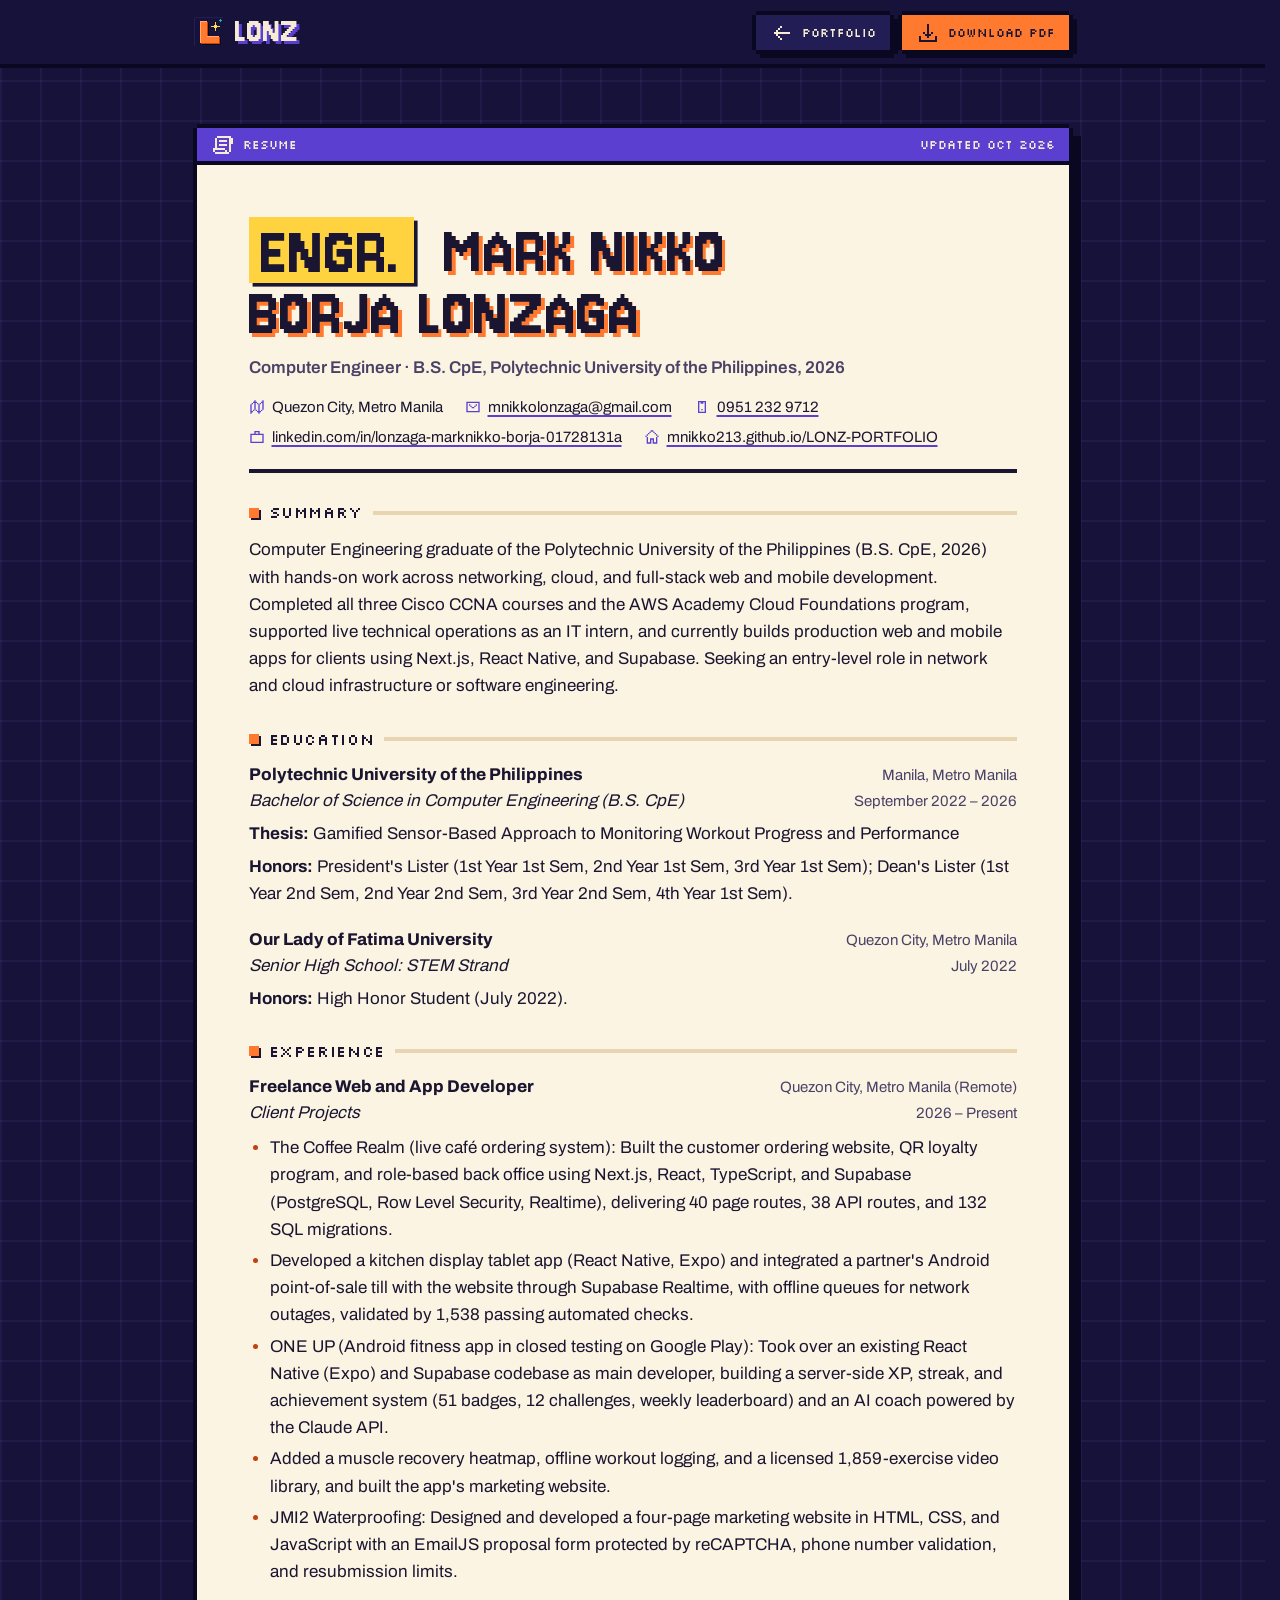
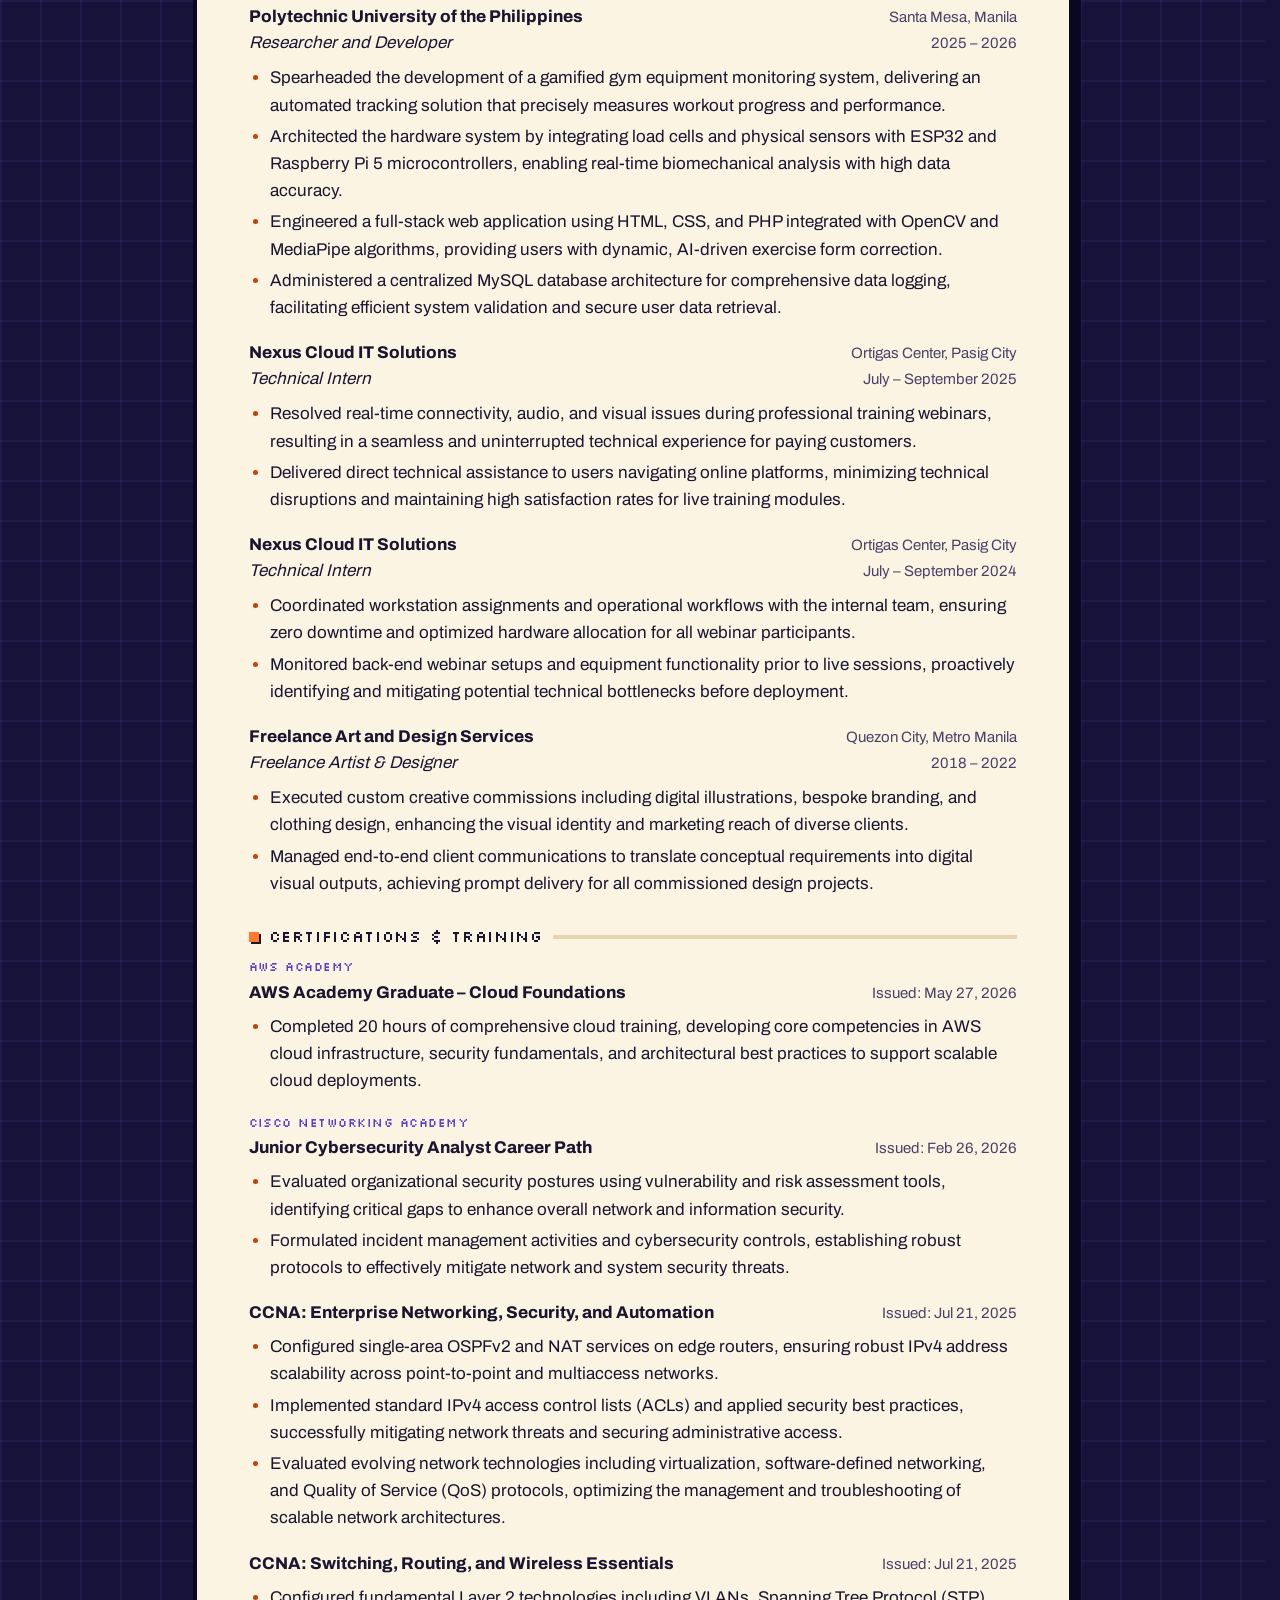
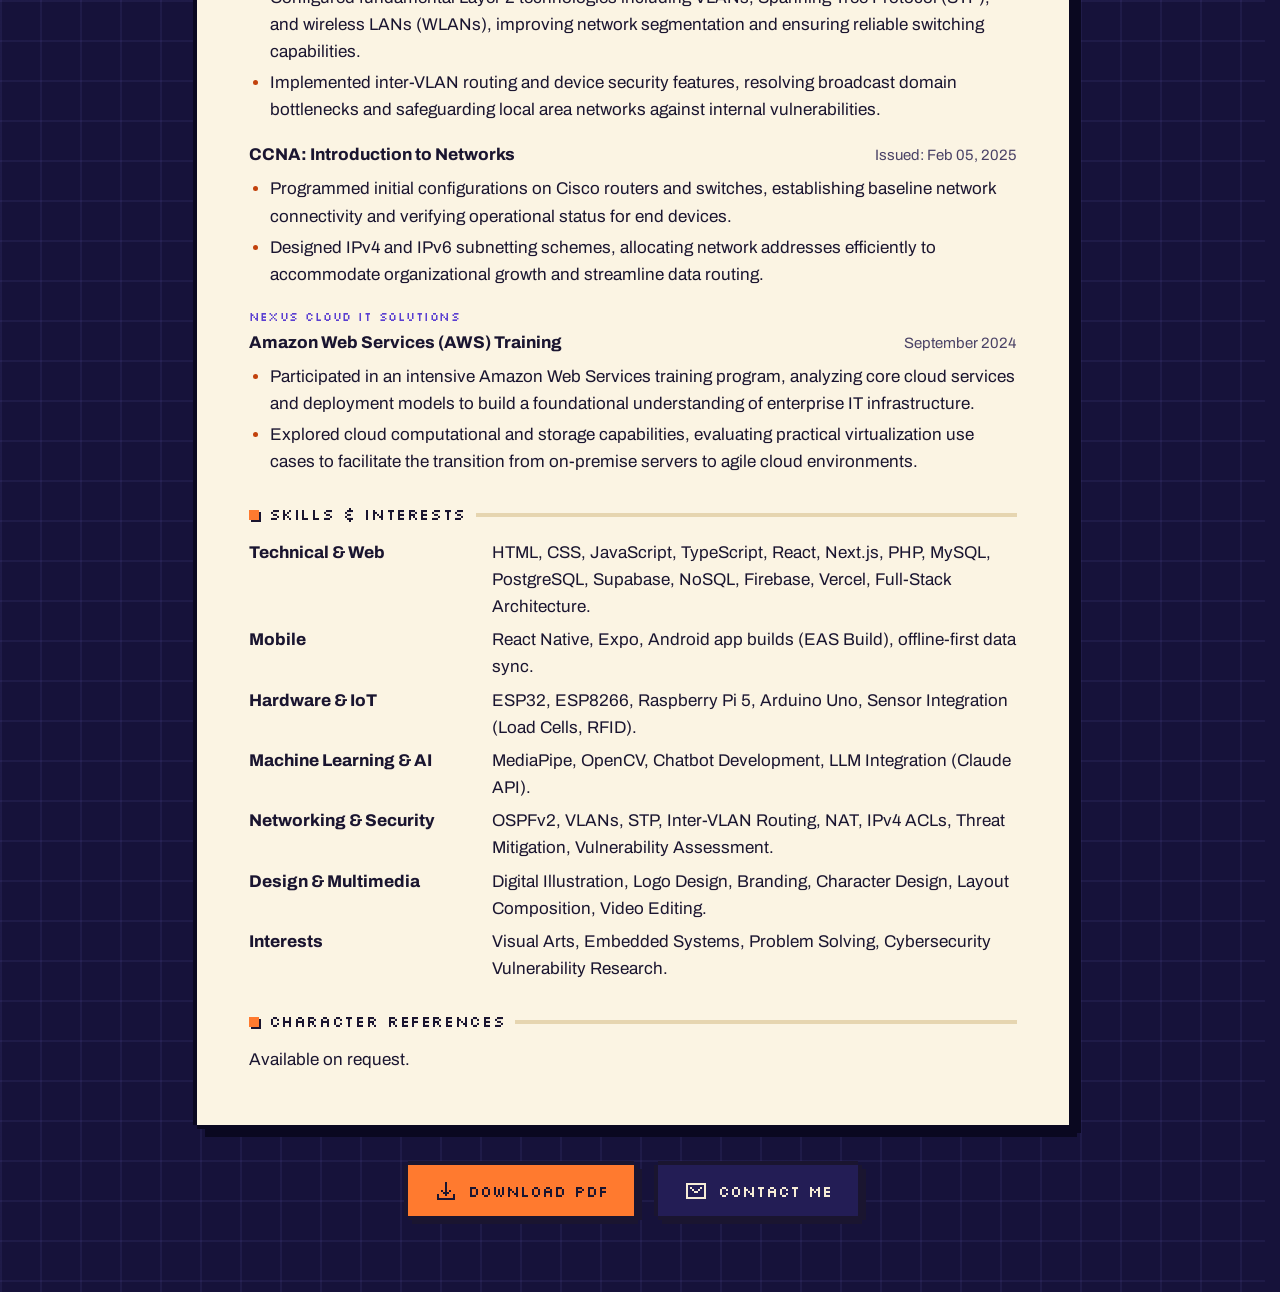
<file: resume.html>
<!DOCTYPE html>
<html lang="en">
<head>
    <meta charset="UTF-8">
    <meta name="viewport" content="width=device-width, initial-scale=1.0">
    <title>Resume | Engr. Mark Nikko Lonzaga</title>
    <meta name="description" content="Resume of Engr. Mark Nikko Borja Lonzaga, Computer Engineering graduate of the Polytechnic University of the Philippines: networking, cloud, and full-stack web and mobile development.">
    <link rel="canonical" href="https://mnikko213.github.io/LONZ-PORTFOLIO/resume.html">
    <meta name="theme-color" content="#16123a">
    <meta property="og:type" content="profile">
    <meta property="og:title" content="Resume | Engr. Mark Nikko Lonzaga">
    <meta property="og:description" content="Computer Engineering graduate. Networking, cloud, and full-stack web and mobile development.">
    <meta property="og:image" content="https://mnikko213.github.io/LONZ-PORTFOLIO/assets/img/og-card.png">
    <meta property="og:url" content="https://mnikko213.github.io/LONZ-PORTFOLIO/resume.html">
    <meta name="twitter:card" content="summary_large_image">
    <link rel="icon" href="favicon.ico" sizes="48x48">
    <link rel="icon" type="image/png" sizes="32x32" href="assets/img/icons/favicon-32.png">
    <link rel="apple-touch-icon" href="assets/img/icons/apple-touch-icon.png">
    <link rel="manifest" href="site.webmanifest">
    <link rel="preload" href="assets/fonts/archivo-var.woff2" as="font" type="font/woff2" crossorigin>
    <link rel="stylesheet" href="css/icons.css">
    <link rel="stylesheet" href="css/style.css">
    <style>
        /* Resume page: a paper sheet in a window on the night grid. Prints as a plain resume. */
        .rs {
            background-color: var(--night);
            background-image:
                linear-gradient(rgba(155, 140, 255, 0.07) 2px, transparent 2px),
                linear-gradient(90deg, rgba(155, 140, 255, 0.07) 2px, transparent 2px);
            background-size: 40px 40px;
            color: var(--cream);
        }
        .rs-bar {
            --line: var(--night-line);
            --shadow: var(--night-line);
            --focus: var(--yellow);
            --ghost-bg: var(--night-raise);
            --ghost-fg: var(--cream);
            background: var(--night);
            border-bottom: var(--u) solid var(--night-line);
        }
        .rs-bar-inner {
            display: flex;
            align-items: center;
            justify-content: space-between;
            gap: 12px;
            min-height: var(--hud-h);
        }
        .rs-bar-inner, .rs-main { max-width: 880px; }
        .rs-actions { display: flex; align-items: center; gap: 4px; }
        .rs-actions .btn-hud { margin-left: 0; }

        .rs-main { padding-block: clamp(28px, 5vw, 56px) clamp(40px, 6vw, 72px); }
        .rs-sheet {
            --line: var(--night-line);
            --shadow: var(--night-line);
            --focus: var(--purple);
            --s: 8px;
            margin: var(--u);
            background: var(--paper-hi);
            color: var(--ink);
        }
        .rs-sheet .win-bar :focus-visible { outline-color: var(--yellow); }
        .rs-body { padding: clamp(22px, 5vw, 52px); }

        .rs-head { padding-bottom: 20px; border-bottom: var(--u) solid var(--ink); }
        .rs-name {
            margin: 0 0 10px;
            font: 400 clamp(2.75rem, 1.6rem + 4.4vw, 4.5rem)/0.85 var(--f-pixel);
            text-transform: uppercase;
            letter-spacing: 0.01em;
            text-shadow: 0.05em 0.05em 0 var(--orange);
            text-wrap: balance;
        }
        .rs-rank {
            display: inline-block;
            margin-right: 0.2em;
            padding: 0.06em 0.18em 0;
            background: var(--yellow);
            color: var(--ink);
            text-shadow: none;
            box-shadow: 0.05em 0.05em 0 var(--ink);
        }
        .rs-tag { margin: 0 0 14px; color: var(--ink-soft); font-weight: 600; font-size: 1.0625rem; }
        .rs-contact {
            display: flex;
            flex-wrap: wrap;
            gap: 6px 22px;
            margin: 0;
            padding: 0;
            list-style: none;
            font-size: 0.9375rem;
        }
        .rs-contact li { display: inline-flex; align-items: center; gap: 7px; min-width: 0; overflow-wrap: anywhere; }
        .rs-contact .i { --i-size: 16px; color: var(--purple); }
        .rs-body a { color: var(--ink); text-decoration-color: var(--purple); text-decoration-thickness: 2px; text-underline-offset: 3px; }
        .rs-body a:hover { color: var(--purple); }

        .rs-sec { margin-top: 30px; }
        .rs-sec h2 {
            display: flex;
            align-items: center;
            gap: 10px;
            margin: 0 0 14px;
            font: 400 1rem/1.2 var(--f-hud);
            letter-spacing: 0.04em;
            text-transform: uppercase;
        }
        .rs-sec h2::before {
            content: "";
            width: 10px;
            height: 10px;
            flex: none;
            background: var(--orange);
            box-shadow: 2px 2px 0 var(--ink);
        }
        .rs-sec h2::after { content: ""; flex: 1; height: var(--u); background: var(--paper-lo); }

        .rs-entry + .rs-entry { margin-top: 20px; }
        .rs-row {
            display: flex;
            flex-wrap: wrap;
            align-items: baseline;
            justify-content: space-between;
            gap: 0 16px;
        }
        .rs-row h3,
        .rs-row h4 { margin: 0; font-size: 1.0625rem; font-weight: 750; line-height: 1.35; }
        .rs-row p { margin: 0; }
        .rs-where, .rs-when { color: var(--ink-soft); font-size: 0.9375rem; }
        .rs-when { font-variant-numeric: tabular-nums; white-space: nowrap; }
        .rs-role { font-style: italic; }
        .rs-issuer { margin: 22px 0 6px; color: var(--purple); font: 400 0.75rem/1.2 var(--f-hud); letter-spacing: 0.04em; text-transform: uppercase; }
        .rs-issuer:first-of-type { margin-top: 0; }

        .rs-entry ul { margin: 8px 0 0; padding-left: 1.25em; }
        .rs-entry li { margin-top: 4px; }
        .rs-entry li::marker { color: var(--orange-deep); }
        :where(.rs-body) p { margin: 0; }
        .rs-note { margin-top: 6px; }
        .rs-skills { display: grid; gap: 6px; margin: 0; }
        .rs-skills div { display: grid; grid-template-columns: 13.5em minmax(0, 1fr); gap: 4px 14px; }
        .rs-skills dt { font-weight: 750; }
        .rs-skills dd { margin: 0; }

        .rs-foot {
            display: flex;
            flex-wrap: wrap;
            justify-content: center;
            gap: 12px 16px;
            margin-top: 36px;
        }
        .rs-foot .btn-ghost { --ghost-bg: var(--night-raise); --ghost-fg: var(--cream); }

        @media (max-width: 640px) {
            .rs-skills div { grid-template-columns: minmax(0, 1fr); gap: 0; }
            .rs-foot .btn { flex: 1 1 auto; }
        }
        @media (max-width: 380px) {
            .rs-bar .brand-word { display: none; }
        }

        @media print {
            @page { margin: 12mm 14mm; }
            body.rs { background: #fff !important; color: #000; font-size: 10.5pt; line-height: 1.4; }
            .rs-bar, .skip-link, .win-bar, .rs-foot { display: none !important; }
            .rs-main { width: auto; max-width: none; padding: 0; }
            .rs-sheet { margin: 0; border: 0 !important; box-shadow: none !important; background: #fff; color: #000; }
            .rs-body { padding: 0; }
            .rs-name { font-size: 30pt; text-shadow: none; }
            .rs-rank { box-shadow: none; background: none; padding: 0; }
            .rs-sec { margin-top: 14pt; }
            .rs-sec h2::before { display: none; }
            .rs-sec h2::after { background: #000; height: 1.5pt; }
            .rs-body a { color: #000; text-decoration: none; }
            .rs-entry, .rs-skills div { break-inside: avoid; }
            .rs-sec h2, .rs-issuer { break-after: avoid; page-break-after: avoid; }
        }
    </style>
</head>
<body class="rs">

<a class="skip-link" href="#resume">Skip to resume</a>

<header class="rs-bar">
    <div class="wrap rs-bar-inner">
        <a href="./" class="brand" aria-label="Mark Nikko Lonzaga, back to the portfolio">
            <img class="px-art brand-logo" src="assets/img/logo.png" width="64" height="64" alt="">
            <span class="brand-word">LONZ</span>
        </a>
        <nav class="rs-actions" aria-label="Resume">
            <a class="btn btn-sm btn-ghost btn-hud" href="./">
                <span class="i i-arrow-left" aria-hidden="true"></span><span class="btn-label">Portfolio</span>
            </a>
            <a class="btn btn-sm btn-primary" href="Resume/Mark-Nikko-Lonzaga-Resume.pdf" download>
                <span class="i i-download" aria-hidden="true"></span><span>Download PDF</span>
            </a>
        </nav>
    </div>
</header>

<main class="wrap rs-main" id="resume">
    <article class="win rs-sheet" aria-labelledby="rs-name">
        <div class="win-bar">
            <span class="win-file"><span class="i i-script-text" aria-hidden="true"></span>Resume</span>
            <span class="win-status">Updated Oct 2026</span>
        </div>

        <div class="rs-body">
            <header class="rs-head">
                <h1 class="rs-name" id="rs-name"><span class="rs-rank">Engr.</span> Mark Nikko Borja Lonzaga</h1>
                <p class="rs-tag">Computer Engineer · B.S. CpE, Polytechnic University of the Philippines, 2026</p>
                <ul class="rs-contact">
                    <li><span class="i i-map" aria-hidden="true"></span>Quezon City, Metro Manila</li>
                    <li><span class="i i-mail" aria-hidden="true"></span><a href="mailto:mnikkolonzaga@gmail.com">mnikkolonzaga@gmail.com</a></li>
                    <li><span class="i i-device-phone" aria-hidden="true"></span><a href="tel:+639512329712">0951 232 9712</a></li>
                    <li><span class="i i-briefcase" aria-hidden="true"></span><a href="https://www.linkedin.com/in/lonzaga-marknikko-borja-01728131a/" rel="noopener">linkedin.com/in/lonzaga-marknikko-borja-01728131a</a></li>
                    <li><span class="i i-home" aria-hidden="true"></span><a href="https://mnikko213.github.io/LONZ-PORTFOLIO/">mnikko213.github.io/LONZ-PORTFOLIO</a></li>
                </ul>
            </header>

            <section class="rs-sec" aria-labelledby="rs-summary">
                <h2 id="rs-summary">Summary</h2>
                <p>Computer Engineering graduate of the Polytechnic University of the Philippines (B.S. CpE, 2026) with hands-on work across networking, cloud, and full-stack web and mobile development. Completed all three Cisco CCNA courses and the AWS Academy Cloud Foundations program, supported live technical operations as an IT intern, and currently builds production web and mobile apps for clients using Next.js, React Native, and Supabase. Seeking an entry-level role in network and cloud infrastructure or software engineering.</p>
            </section>

            <section class="rs-sec" aria-labelledby="rs-education">
                <h2 id="rs-education">Education</h2>
                <div class="rs-entry">
                    <div class="rs-row"><h3>Polytechnic University of the Philippines</h3><p class="rs-where">Manila, Metro Manila</p></div>
                    <div class="rs-row"><p class="rs-role">Bachelor of Science in Computer Engineering (B.S. CpE)</p><p class="rs-when">September 2022 – 2026</p></div>
                    <p class="rs-note"><strong>Thesis:</strong> Gamified Sensor-Based Approach to Monitoring Workout Progress and Performance</p>
                    <p class="rs-note"><strong>Honors:</strong> President's Lister (1st Year 1st Sem, 2nd Year 1st Sem, 3rd Year 1st Sem); Dean's Lister (1st Year 2nd Sem, 2nd Year 2nd Sem, 3rd Year 2nd Sem, 4th Year 1st Sem).</p>
                </div>
                <div class="rs-entry">
                    <div class="rs-row"><h3>Our Lady of Fatima University</h3><p class="rs-where">Quezon City, Metro Manila</p></div>
                    <div class="rs-row"><p class="rs-role">Senior High School: STEM Strand</p><p class="rs-when">July 2022</p></div>
                    <p class="rs-note"><strong>Honors:</strong> High Honor Student (July 2022).</p>
                </div>
            </section>

            <section class="rs-sec" aria-labelledby="rs-experience">
                <h2 id="rs-experience">Experience</h2>
                <div class="rs-entry">
                    <div class="rs-row"><h3>Freelance Web and App Developer</h3><p class="rs-where">Quezon City, Metro Manila (Remote)</p></div>
                    <div class="rs-row"><p class="rs-role">Client Projects</p><p class="rs-when">2026 – Present</p></div>
                    <ul>
                        <li>The Coffee Realm (live café ordering system): Built the customer ordering website, QR loyalty program, and role-based back office using Next.js, React, TypeScript, and Supabase (PostgreSQL, Row Level Security, Realtime), delivering 40 page routes, 38 API routes, and 132 SQL migrations.</li>
                        <li>Developed a kitchen display tablet app (React Native, Expo) and integrated a partner's Android point-of-sale till with the website through Supabase Realtime, with offline queues for network outages, validated by 1,538 passing automated checks.</li>
                        <li>ONE UP (Android fitness app in closed testing on Google Play): Took over an existing React Native (Expo) and Supabase codebase as main developer, building a server-side XP, streak, and achievement system (51 badges, 12 challenges, weekly leaderboard) and an AI coach powered by the Claude API.</li>
                        <li>Added a muscle recovery heatmap, offline workout logging, and a licensed 1,859-exercise video library, and built the app's marketing website.</li>
                        <li>JMI2 Waterproofing: Designed and developed a four-page marketing website in HTML, CSS, and JavaScript with an EmailJS proposal form protected by reCAPTCHA, phone number validation, and resubmission limits.</li>
                    </ul>
                </div>
                <div class="rs-entry">
                    <div class="rs-row"><h3>Polytechnic University of the Philippines</h3><p class="rs-where">Santa Mesa, Manila</p></div>
                    <div class="rs-row"><p class="rs-role">Researcher and Developer</p><p class="rs-when">2025 – 2026</p></div>
                    <ul>
                        <li>Spearheaded the development of a gamified gym equipment monitoring system, delivering an automated tracking solution that precisely measures workout progress and performance.</li>
                        <li>Architected the hardware system by integrating load cells and physical sensors with ESP32 and Raspberry Pi 5 microcontrollers, enabling real-time biomechanical analysis with high data accuracy.</li>
                        <li>Engineered a full-stack web application using HTML, CSS, and PHP integrated with OpenCV and MediaPipe algorithms, providing users with dynamic, AI-driven exercise form correction.</li>
                        <li>Administered a centralized MySQL database architecture for comprehensive data logging, facilitating efficient system validation and secure user data retrieval.</li>
                    </ul>
                </div>
                <div class="rs-entry">
                    <div class="rs-row"><h3>Nexus Cloud IT Solutions</h3><p class="rs-where">Ortigas Center, Pasig City</p></div>
                    <div class="rs-row"><p class="rs-role">Technical Intern</p><p class="rs-when">July – September 2025</p></div>
                    <ul>
                        <li>Resolved real-time connectivity, audio, and visual issues during professional training webinars, resulting in a seamless and uninterrupted technical experience for paying customers.</li>
                        <li>Delivered direct technical assistance to users navigating online platforms, minimizing technical disruptions and maintaining high satisfaction rates for live training modules.</li>
                    </ul>
                </div>
                <div class="rs-entry">
                    <div class="rs-row"><h3>Nexus Cloud IT Solutions</h3><p class="rs-where">Ortigas Center, Pasig City</p></div>
                    <div class="rs-row"><p class="rs-role">Technical Intern</p><p class="rs-when">July – September 2024</p></div>
                    <ul>
                        <li>Coordinated workstation assignments and operational workflows with the internal team, ensuring zero downtime and optimized hardware allocation for all webinar participants.</li>
                        <li>Monitored back-end webinar setups and equipment functionality prior to live sessions, proactively identifying and mitigating potential technical bottlenecks before deployment.</li>
                    </ul>
                </div>
                <div class="rs-entry">
                    <div class="rs-row"><h3>Freelance Art and Design Services</h3><p class="rs-where">Quezon City, Metro Manila</p></div>
                    <div class="rs-row"><p class="rs-role">Freelance Artist &amp; Designer</p><p class="rs-when">2018 – 2022</p></div>
                    <ul>
                        <li>Executed custom creative commissions including digital illustrations, bespoke branding, and clothing design, enhancing the visual identity and marketing reach of diverse clients.</li>
                        <li>Managed end-to-end client communications to translate conceptual requirements into digital visual outputs, achieving prompt delivery for all commissioned design projects.</li>
                    </ul>
                </div>
            </section>

            <section class="rs-sec" aria-labelledby="rs-certs">
                <h2 id="rs-certs">Certifications &amp; Training</h2>
                <h3 class="rs-issuer">AWS Academy</h3>
                <div class="rs-entry">
                    <div class="rs-row"><h4>AWS Academy Graduate – Cloud Foundations</h4><p class="rs-when">Issued: May 27, 2026</p></div>
                    <ul>
                        <li>Completed 20 hours of comprehensive cloud training, developing core competencies in AWS cloud infrastructure, security fundamentals, and architectural best practices to support scalable cloud deployments.</li>
                    </ul>
                </div>
                <h3 class="rs-issuer">Cisco Networking Academy</h3>
                <div class="rs-entry">
                    <div class="rs-row"><h4>Junior Cybersecurity Analyst Career Path</h4><p class="rs-when">Issued: Feb 26, 2026</p></div>
                    <ul>
                        <li>Evaluated organizational security postures using vulnerability and risk assessment tools, identifying critical gaps to enhance overall network and information security.</li>
                        <li>Formulated incident management activities and cybersecurity controls, establishing robust protocols to effectively mitigate network and system security threats.</li>
                    </ul>
                </div>
                <div class="rs-entry">
                    <div class="rs-row"><h4>CCNA: Enterprise Networking, Security, and Automation</h4><p class="rs-when">Issued: Jul 21, 2025</p></div>
                    <ul>
                        <li>Configured single-area OSPFv2 and NAT services on edge routers, ensuring robust IPv4 address scalability across point-to-point and multiaccess networks.</li>
                        <li>Implemented standard IPv4 access control lists (ACLs) and applied security best practices, successfully mitigating network threats and securing administrative access.</li>
                        <li>Evaluated evolving network technologies including virtualization, software-defined networking, and Quality of Service (QoS) protocols, optimizing the management and troubleshooting of scalable network architectures.</li>
                    </ul>
                </div>
                <div class="rs-entry">
                    <div class="rs-row"><h4>CCNA: Switching, Routing, and Wireless Essentials</h4><p class="rs-when">Issued: Jul 21, 2025</p></div>
                    <ul>
                        <li>Configured fundamental Layer 2 technologies including VLANs, Spanning Tree Protocol (STP), and wireless LANs (WLANs), improving network segmentation and ensuring reliable switching capabilities.</li>
                        <li>Implemented inter-VLAN routing and device security features, resolving broadcast domain bottlenecks and safeguarding local area networks against internal vulnerabilities.</li>
                    </ul>
                </div>
                <div class="rs-entry">
                    <div class="rs-row"><h4>CCNA: Introduction to Networks</h4><p class="rs-when">Issued: Feb 05, 2025</p></div>
                    <ul>
                        <li>Programmed initial configurations on Cisco routers and switches, establishing baseline network connectivity and verifying operational status for end devices.</li>
                        <li>Designed IPv4 and IPv6 subnetting schemes, allocating network addresses efficiently to accommodate organizational growth and streamline data routing.</li>
                    </ul>
                </div>
                <h3 class="rs-issuer">Nexus Cloud IT Solutions</h3>
                <div class="rs-entry">
                    <div class="rs-row"><h4>Amazon Web Services (AWS) Training</h4><p class="rs-when">September 2024</p></div>
                    <ul>
                        <li>Participated in an intensive Amazon Web Services training program, analyzing core cloud services and deployment models to build a foundational understanding of enterprise IT infrastructure.</li>
                        <li>Explored cloud computational and storage capabilities, evaluating practical virtualization use cases to facilitate the transition from on-premise servers to agile cloud environments.</li>
                    </ul>
                </div>
            </section>

            <section class="rs-sec" aria-labelledby="rs-skills">
                <h2 id="rs-skills">Skills &amp; Interests</h2>
                <dl class="rs-skills">
                    <div><dt>Technical &amp; Web</dt><dd>HTML, CSS, JavaScript, TypeScript, React, Next.js, PHP, MySQL, PostgreSQL, Supabase, NoSQL, Firebase, Vercel, Full-Stack Architecture.</dd></div>
                    <div><dt>Mobile</dt><dd>React Native, Expo, Android app builds (EAS Build), offline-first data sync.</dd></div>
                    <div><dt>Hardware &amp; IoT</dt><dd>ESP32, ESP8266, Raspberry Pi 5, Arduino Uno, Sensor Integration (Load Cells, RFID).</dd></div>
                    <div><dt>Machine Learning &amp; AI</dt><dd>MediaPipe, OpenCV, Chatbot Development, LLM Integration (Claude API).</dd></div>
                    <div><dt>Networking &amp; Security</dt><dd>OSPFv2, VLANs, STP, Inter-VLAN Routing, NAT, IPv4 ACLs, Threat Mitigation, Vulnerability Assessment.</dd></div>
                    <div><dt>Design &amp; Multimedia</dt><dd>Digital Illustration, Logo Design, Branding, Character Design, Layout Composition, Video Editing.</dd></div>
                    <div><dt>Interests</dt><dd>Visual Arts, Embedded Systems, Problem Solving, Cybersecurity Vulnerability Research.</dd></div>
                </dl>
            </section>

            <section class="rs-sec" aria-labelledby="rs-refs">
                <h2 id="rs-refs">Character References</h2>
                <p>Available on request.</p>
            </section>
        </div>
    </article>

    <div class="rs-foot">
        <a class="btn btn-primary btn-lg" href="Resume/Mark-Nikko-Lonzaga-Resume.pdf" download>
            <span class="i i-download" aria-hidden="true"></span><span>Download PDF</span>
        </a>
        <a class="btn btn-ghost btn-lg" href="./#contact">
            <span class="i i-mail" aria-hidden="true"></span><span>Contact me</span>
        </a>
    </div>
</main>

</body>
</html>
</file>
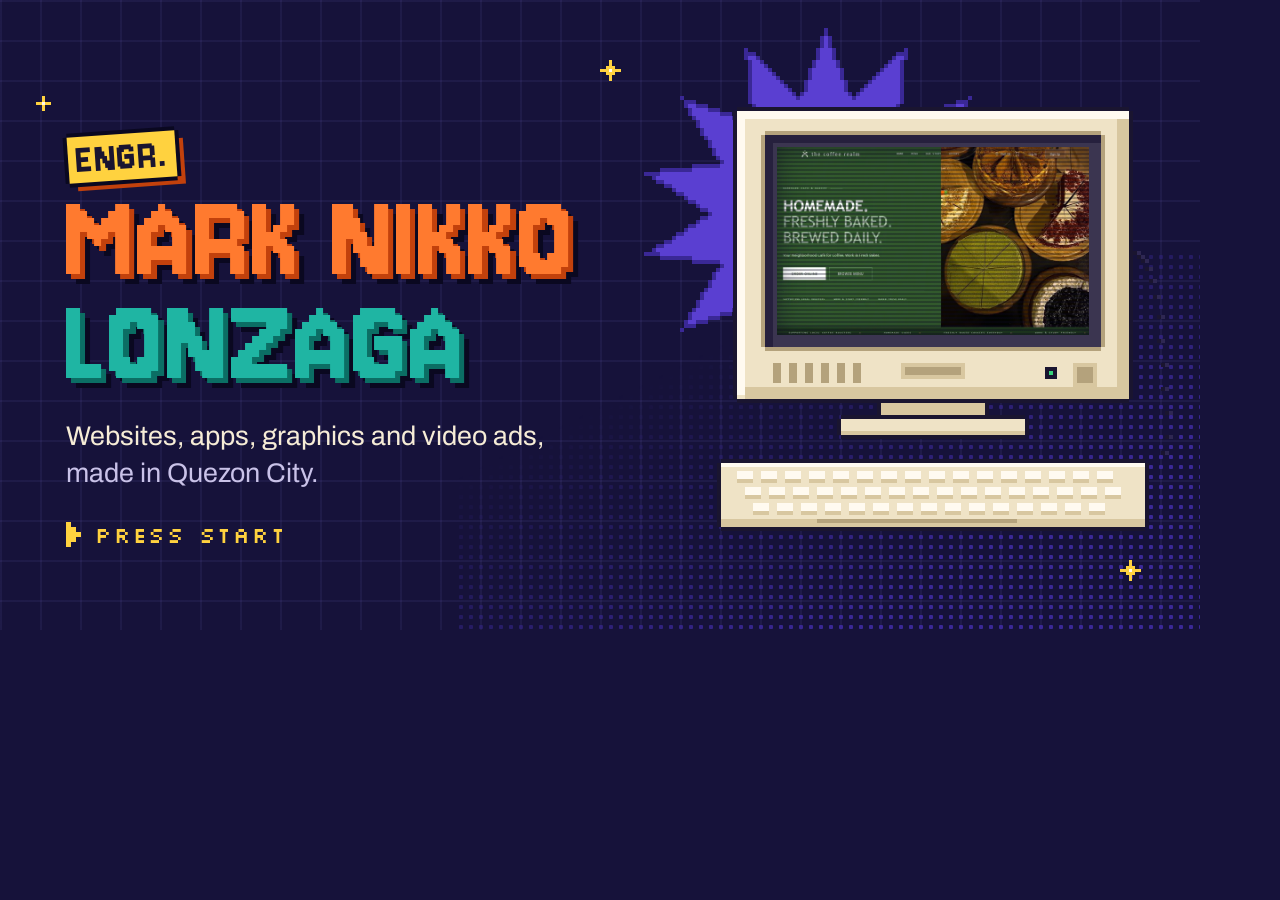
<file: tools/og-card.html>
<!DOCTYPE html>
<html lang="en" data-theme="night">
<head>
    <meta charset="UTF-8">
    <meta name="robots" content="noindex">
    <title>Link preview card (1200 x 630)</title>
    <!--
        The picture that chat apps and social sites show when the portfolio link is shared.
        It is drawn with the site's own stylesheet, so it always matches the title screen.
        To rebuild assets/img/og-card.png, open this page in a 1200 x 630 window and take a screenshot
        (see "Link preview image" in README.md).
    -->
    <link rel="stylesheet" href="../css/style.css">
    <style>
        html, body { width: 1200px; height: 630px; margin: 0; overflow: hidden; scrollbar-gutter: auto; }
        .card {
            position: relative;
            display: grid;
            grid-template-columns: 590px 1fr;
            align-items: center;
            width: 1200px;
            height: 630px;
            padding: 0 0 0 66px;
            background-color: var(--night);
            background-image:
                linear-gradient(rgba(155, 140, 255, 0.07) 2px, transparent 2px),
                linear-gradient(90deg, rgba(155, 140, 255, 0.07) 2px, transparent 2px);
            background-size: 40px 40px;
            overflow: hidden;
        }
        .card::after {
            content: "";
            position: absolute;
            right: 0;
            bottom: 0;
            width: 62%;
            height: 60%;
            background-image: radial-gradient(var(--purple-deep) 2px, transparent 2.5px);
            background-size: 10px 10px;
            -webkit-mask-image: linear-gradient(to top left, #000 25%, transparent 70%);
            mask-image: linear-gradient(to top left, #000 25%, transparent 70%);
        }
        .card .hero-title { margin: 0 0 22px; font-size: 130.67px; line-height: 0.8; }
        .card .ht-line { white-space: nowrap; }
        .card .hero-sub { max-width: 500px; margin: 0 0 30px; font-size: 27px; line-height: 1.38; color: var(--cream-dim); }
        .card .hero-sub::first-line { color: var(--cream); }
        .start {
            display: flex;
            align-items: center;
            gap: 14px;
            margin: 0;
            color: var(--yellow);
            font: 400 22px/1 var(--f-hud);
            text-transform: uppercase;
            letter-spacing: 0.08em;
        }
        .start::before {
            content: "";
            width: 15px;
            height: 25px;
            background: var(--yellow);
            clip-path: polygon(0 0, 33.4% 0, 33.4% 20%, 66.7% 20%, 66.7% 40%, 100% 40%, 100% 60%, 66.7% 60%, 66.7% 80%, 33.4% 80%, 33.4% 100%, 0 100%);
        }
        .card .hero-rig { position: relative; z-index: 1; width: 512px; justify-self: center; margin-left: 10px; }
        .card .star, .card .rig-burst { animation: none; }
        .card .star { position: absolute; z-index: 1; }
        .card .star.a { left: 600px; top: 60px; }
        .card .star.b { left: 1120px; top: 560px; }
        .card .star.c { left: 36px; top: 96px; width: 15px; height: 15px; }
    </style>
</head>
<body>
    <div class="card">
        <img class="px-art star a" src="../assets/img/sprites/sparkle.png" width="7" height="7" alt="">
        <img class="px-art star b" src="../assets/img/sprites/sparkle.png" width="7" height="7" alt="">
        <img class="px-art star c" src="../assets/img/sprites/sparkle-sm.png" width="5" height="5" alt="">
        <div class="hero-copy">
            <p class="hero-title">
                <span class="ht-rank">Engr.</span>
                <span class="ht-line ht-1">Mark Nikko</span>
                <span class="ht-line ht-2">Lonzaga</span>
            </p>
            <p class="hero-sub">Websites, apps, graphics and video ads, made in Quezon City.</p>
            <p class="start">Press start</p>
        </div>
        <div class="hero-rig">
            <div class="rig">
                <img class="px-art rig-burst" src="../assets/img/sprites/burst.png" width="96" height="96" alt="">
                <div class="rig-screen">
                    <span class="reel-slide is-on"><img src="../assets/img/reel/coffee.webp" width="720" height="450" alt=""></span>
                </div>
                <img class="px-art rig-crt" src="../assets/img/sprites/crt.png" width="128" height="112" alt="">
            </div>
        </div>
    </div>
</body>
</html>
</file>
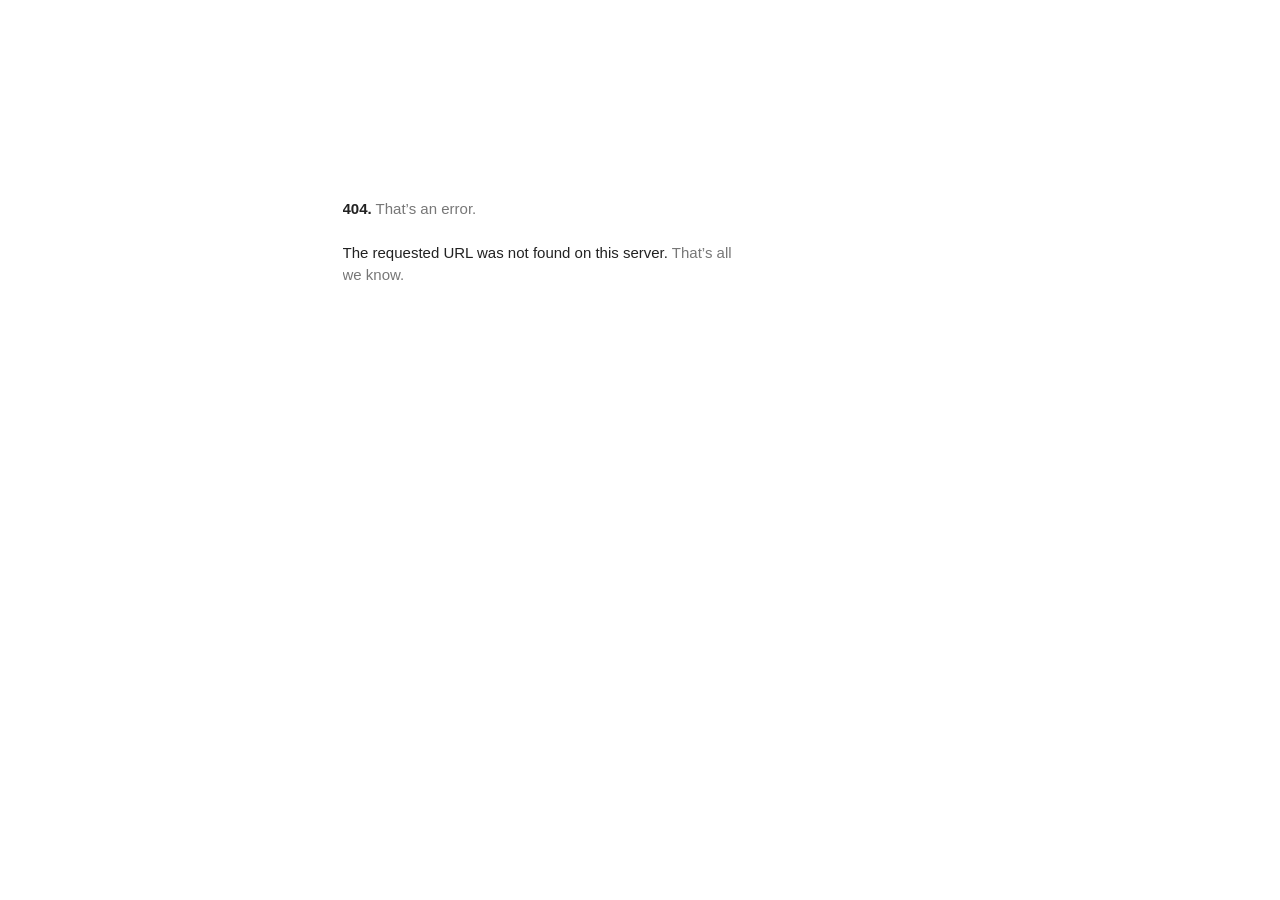
<file: tools/fixtures/error-404.html>
<html lang="en" dir=ltr><meta charset=utf-8><meta name=viewport content="initial-scale=1, minimum-scale=1, width=device-width"><title>Error 404 (Not Found)!!1</title><style nonce="J0dztKInJyVdOvWvM8JdLA">*{margin:0;padding:0}html,code{font:15px/22px arial,sans-serif}html{background:#fff;color:#222;padding:15px}body{color:#222;text-align:unset;margin:7% auto 0;max-width:390px;min-height:180px;padding:30px 0 15px;}* > body{background:url(//www.google.com/images/errors/robot.png) 100% 5px no-repeat;padding-right:205px}p{margin:11px 0 22px;overflow:hidden}pre{white-space:pre-wrap;}ins{color:#777;text-decoration:none}a img{border:0}@media screen and (max-width:772px){body{background:none;margin-top:0;max-width:none;padding-right:0}}#logo{background:url(//www.google.com/images/branding/googlelogo/1x/googlelogo_color_150x54dp.png) no-repeat;margin-left:-5px}@media only screen and (min-resolution:192dpi){#logo{background:url(//www.google.com/images/branding/googlelogo/2x/googlelogo_color_150x54dp.png) no-repeat 0% 0%/100% 100%;-moz-border-image:url(//www.google.com/images/branding/googlelogo/2x/googlelogo_color_150x54dp.png) 0}}@media only screen and (-webkit-min-device-pixel-ratio:2){#logo{background:url(//www.google.com/images/branding/googlelogo/2x/googlelogo_color_150x54dp.png) no-repeat;-webkit-background-size:100% 100%}}#logo{display:inline-block;height:54px;width:150px}</style><main id="af-error-container" role="main"><a href=//www.google.com><span id=logo aria-label=Google role=img></span></a><p><b>404.</b> <ins>That’s an error.</ins><p>The requested URL was not found on this server. <ins>That’s all we know.</ins></main>
</file>
<file: css/icons.css>
/* Pixel icons: pixelarticons v1.8.1 by Gerrit Halfmann, MIT License (see assets/icons/LICENSE.txt).
   Generated from assets/icons/*.svg. Usage: <span class="i i-home" aria-hidden="true"></span> */
.i{display:inline-block;width:var(--i-size,1.25em);height:var(--i-size,1.25em);flex:none;background:currentColor;-webkit-mask:var(--i) center/contain no-repeat;mask:var(--i) center/contain no-repeat;vertical-align:-0.2em}
.i-analytics{--i:url("data:image/svg+xml,%3Csvg fill='none' xmlns='http://www.w3.org/2000/svg' viewBox='0 0 24 24'%3E %3Cpath d='M3 3h18v18H3V3zm16 2H5v14h14V5zM7 12h2v5H7v-5zm10-5h-2v10h2V7zm-6 3h2v2h-2v-2zm2 4h-2v3h2v-3z' fill='black'/%3E %3C/svg%3E")}
.i-arrow-left{--i:url("data:image/svg+xml,%3Csvg fill='none' xmlns='http://www.w3.org/2000/svg' viewBox='0 0 24 24'%3E %3Cpath d='M20 11v2H8v2H6v-2H4v-2h2V9h2v2h12zM10 7H8v2h2V7zm0 0h2V5h-2v2zm0 10H8v-2h2v2zm0 0h2v2h-2v-2z' fill='black'/%3E %3C/svg%3E")}
.i-arrow-right{--i:url("data:image/svg+xml,%3Csvg fill='none' xmlns='http://www.w3.org/2000/svg' viewBox='0 0 24 24'%3E %3Cpath d='M4 11v2h12v2h2v-2h2v-2h-2V9h-2v2H4zm10-4h2v2h-2V7zm0 0h-2V5h2v2zm0 10h2v-2h-2v2zm0 0h-2v2h2v-2z' fill='black'/%3E %3C/svg%3E")}
.i-arrow-up{--i:url("data:image/svg+xml,%3Csvg fill='none' xmlns='http://www.w3.org/2000/svg' viewBox='0 0 24 24'%3E %3Cpath d='M11 20h2V8h2V6h-2V4h-2v2H9v2h2v12zM7 10V8h2v2H7zm0 0v2H5v-2h2zm10 0V8h-2v2h2zm0 0v2h2v-2h-2z' fill='black'/%3E %3C/svg%3E")}
.i-arrows-horizontal{--i:url("data:image/svg+xml,%3Csvg fill='none' xmlns='http://www.w3.org/2000/svg' viewBox='0 0 24 24'%3E %3Cpath d='M15 9V7h2v2h-2zm2 6v-2h-4v-2h4V9h2v2h2v2h-2v2h-2zm0 0v2h-2v-2h2zm-6-4v2H7v2H5v-2H3v-2h2V9h2v2h4zm-4 4h2v2H7v-2zm2-8v2H7V7h2z' fill='black'/%3E %3C/svg%3E")}
.i-book-open{--i:url("data:image/svg+xml,%3Csvg fill='none' xmlns='http://www.w3.org/2000/svg' viewBox='0 0 24 24'%3E %3Cpath d='M3 3h8v2H3v12h8V5h2v12h8V5h-8V3h10v16H13v2h-2v-2H1V3h2zm16 7h-4v2h4v-2zm-4-3h4v2h-4V7zm2 6h-2v2h2v-2z' fill='black'/%3E %3C/svg%3E")}
.i-briefcase{--i:url("data:image/svg+xml,%3Csvg fill='none' xmlns='http://www.w3.org/2000/svg' viewBox='0 0 24 24'%3E %3Cpath d='M8 3h8v4h6v14H2V7h6V3zm2 4h4V5h-4v2zM4 9v10h16V9H4z' fill='black'/%3E %3C/svg%3E")}
.i-bug{--i:url("data:image/svg+xml,%3Csvg xmlns='http://www.w3.org/2000/svg' fill='black' viewBox='0 0 24 24'%3E %3Cpath d='M8 2h2v4h4V2h2v4h2v3h2v2h-2v2h4v2h-4v2h2v2h-2v3H6v-3H4v-2h2v-2H2v-2h4v-2H4V9h2V6h2V2Zm8 6H8v3h8V8Zm-5 5H8v7h3v-7Zm2 7h3v-7h-3v7ZM4 9H2V7h2v2Zm0 10v2H2v-2h2Zm16 0h2v2h-2v-2Zm0-10V7h2v2h-2Z'/%3E %3C/svg%3E")}
.i-building-skyscraper{--i:url("data:image/svg+xml,%3Csvg fill='none' xmlns='http://www.w3.org/2000/svg' viewBox='0 0 24 24'%3E %3Cpath d='M10 2h4v5h2v2h-2v11h4v-9h2v9h2v2H2v-2h2V8h2v12h6V4h-2V2zM8 6V4h2v2H8zm0 0H6v2h2V6zm10 5h-2V9h2v2zm-8-1H8v2h2v-2zm-2 4h2v2H8v-2z' fill='black'/%3E %3C/svg%3E")}
.i-calendar{--i:url("data:image/svg+xml,%3Csvg fill='none' xmlns='http://www.w3.org/2000/svg' viewBox='0 0 24 24'%3E %3Cpath d='M15 2h2v2h4v18H3V4h4V2h2v2h6V2zM5 8h14V6H5v2zm0 2v10h14V10H5z' fill='black'/%3E %3C/svg%3E")}
.i-camera-face{--i:url("data:image/svg+xml,%3Csvg fill='none' xmlns='http://www.w3.org/2000/svg' viewBox='0 0 24 24'%3E %3Cpath d='M7 3h10v2h5v16H2V7h2v12h16V7h-5V5H9v2H2V5h5V3zm7 12h-4v2h4v-2zm-4-2v2H8v-2h2zm0-2V9H8v2h2zm6 2v2h-2v-2h2zm0-2V9h-2v2h2z' fill='black'/%3E %3C/svg%3E")}
.i-card-id{--i:url("data:image/svg+xml,%3Csvg fill='none' xmlns='http://www.w3.org/2000/svg' viewBox='0 0 24 24'%3E %3Cpath d='M2 4h20v16H2V4zm2 2v4h16V6H4zm16 6H10v2h10v-2zm0 4h-4v2h4v-2zm-6 2v-2H4v2h10zM4 14h4v-2H4v2z' fill='black'/%3E %3C/svg%3E")}
.i-cart{--i:url("data:image/svg+xml,%3Csvg fill='none' xmlns='http://www.w3.org/2000/svg' viewBox='0 0 24 24'%3E %3Cpath d='M2 2h4v4h16v11H4V4H2V2zm4 13h14V8H6v7zm0 4h3v3H6v-3zm14 0h-3v3h3v-3z' fill='black'/%3E %3C/svg%3E")}
.i-cellular-signal-3{--i:url("data:image/svg+xml,%3Csvg xmlns='http://www.w3.org/2000/svg' fill='black' viewBox='0 0 24 24'%3E %3Cpath d='M16 4h6v16h-6V4ZM2 14h6v6H2v-6Zm13-4H9v10h6V10Z'/%3E %3C/svg%3E")}
.i-chart-bar{--i:url("data:image/svg+xml,%3Csvg fill='none' xmlns='http://www.w3.org/2000/svg' viewBox='0 0 24 24'%3E %3Cpath d='M13 5h2v14h-2V5zm-2 4H9v10h2V9zm-4 4H5v6h2v-6zm12 0h-2v6h2v-6z' fill='black'/%3E %3C/svg%3E")}
.i-check{--i:url("data:image/svg+xml,%3Csvg fill='none' xmlns='http://www.w3.org/2000/svg' viewBox='0 0 24 24'%3E %3Cpath d='M18 6h2v2h-2V6zm-2 4V8h2v2h-2zm-2 2v-2h2v2h-2zm-2 2h2v-2h-2v2zm-2 2h2v-2h-2v2zm-2 0v2h2v-2H8zm-2-2h2v2H6v-2zm0 0H4v-2h2v2z' fill='black'/%3E %3C/svg%3E")}
.i-chevron-down{--i:url("data:image/svg+xml,%3Csvg fill='none' xmlns='http://www.w3.org/2000/svg' viewBox='0 0 24 24'%3E %3Cpath d='M7 8H5v2h2v2h2v2h2v2h2v-2h2v-2h2v-2h2V8h-2v2h-2v2h-2v2h-2v-2H9v-2H7V8z' fill='black'/%3E %3C/svg%3E")}
.i-chevron-left{--i:url("data:image/svg+xml,%3Csvg fill='none' xmlns='http://www.w3.org/2000/svg' viewBox='0 0 24 24'%3E %3Cpath d='M16 5v2h-2V5h2zm-4 4V7h2v2h-2zm-2 2V9h2v2h-2zm0 2H8v-2h2v2zm2 2v-2h-2v2h2zm0 0h2v2h-2v-2zm4 4v-2h-2v2h2z' fill='black'/%3E %3C/svg%3E")}
.i-chevron-right{--i:url("data:image/svg+xml,%3Csvg fill='none' xmlns='http://www.w3.org/2000/svg' viewBox='0 0 24 24'%3E %3Cpath d='M8 5v2h2V5H8zm4 4V7h-2v2h2zm2 2V9h-2v2h2zm0 2h2v-2h-2v2zm-2 2v-2h2v2h-2zm0 0h-2v2h2v-2zm-4 4v-2h2v2H8z' fill='black'/%3E %3C/svg%3E")}
.i-clock{--i:url("data:image/svg+xml,%3Csvg fill='none' xmlns='http://www.w3.org/2000/svg' viewBox='0 0 24 24'%3E %3Cpath d='M19 3H5v2H3v14h2v2h14v-2h2V5h-2V3zm0 2v14H5V5h14zm-8 2h2v6h4v2h-6V7z' fill='black'/%3E %3C/svg%3E")}
.i-close{--i:url("data:image/svg+xml,%3Csvg fill='none' xmlns='http://www.w3.org/2000/svg' viewBox='0 0 24 24'%3E %3Cpath d='M5 5h2v2H5V5zm4 4H7V7h2v2zm2 2H9V9h2v2zm2 0h-2v2H9v2H7v2H5v2h2v-2h2v-2h2v-2h2v2h2v2h2v2h2v-2h-2v-2h-2v-2h-2v-2zm2-2v2h-2V9h2zm2-2v2h-2V7h2zm0 0V5h2v2h-2z' fill='black'/%3E %3C/svg%3E")}
.i-cloud{--i:url("data:image/svg+xml,%3Csvg fill='none' xmlns='http://www.w3.org/2000/svg' viewBox='0 0 24 24'%3E %3Cpath d='M16 4h-6v2H8v2H4v2H2v2H0v6h2v2h20v-2h2v-6h-2v-2h-2V8h-2V6h-2V4zm2 8h4v6H2v-6h2v-2h4v2h2v-2H8V8h2V6h6v2h2v4zm0 0v2h-2v-2h2z' fill='black'/%3E %3C/svg%3E")}
.i-cloud-upload{--i:url("data:image/svg+xml,%3Csvg fill='none' xmlns='http://www.w3.org/2000/svg' viewBox='0 0 24 24'%3E %3Cpath d='M10 4h6v2h-6V4zM8 8V6h2v2H8zm-4 2V8h4v2H4zm-2 2v-2h2v2H2zm0 6H0v-6h2v6zm0 0h7v2H2v-2zM18 8h-2V6h2v2zm4 4h-4V8h2v2h2v2zm0 6v-6h2v6h-2zm0 0v2h-7v-2h7zM11 9h2v2h2v2h2v2h-4v5h-2v-5H7v-2h2v-2h2V9z' fill='black'/%3E %3C/svg%3E")}
.i-code{--i:url("data:image/svg+xml,%3Csvg fill='none' xmlns='http://www.w3.org/2000/svg' viewBox='0 0 24 24'%3E %3Cpath d='M8 5h2v2H8V5zM6 7h2v2H6V7zM4 9h2v2H4V9zm-2 2h2v2H2v-2zm2 2h2v2H4v-2zm2 2h2v2H6v-2zm2 2h2v2H8v-2zm8-12h-2v2h2V5zm2 2h-2v2h2V7zm2 2h-2v2h2V9zm2 2h-2v2h2v-2zm-2 2h-2v2h2v-2zm-2 2h-2v2h2v-2zm-2 2h-2v2h2v-2z' fill='black'/%3E %3C/svg%3E")}
.i-coffee{--i:url("data:image/svg+xml,%3Csvg fill='none' xmlns='http://www.w3.org/2000/svg' viewBox='0 0 24 24'%3E %3Cpath d='M4 4h18v7h-4v5H4V4zm14 5h2V6h-2v3zm-2-3H6v8h10V6zm3 14H3v-2h16v2z' fill='black'/%3E %3C/svg%3E")}
.i-coin{--i:url("data:image/svg+xml,%3Csvg fill='none' xmlns='http://www.w3.org/2000/svg' viewBox='0 0 24 24'%3E %3Cpath d='M6 2h12v2H6V2zM4 6V4h2v2H4zm0 12V6H2v12h2zm2 2v-2H4v2h2zm12 0v2H6v-2h12zm2-2v2h-2v-2h2zm0-12h2v12h-2V6zm0 0V4h-2v2h2zm-9-1h2v2h3v2h-6v2h6v6h-3v2h-2v-2H8v-2h6v-2H8V7h3V5z' fill='black'/%3E %3C/svg%3E")}
.i-colors-swatch{--i:url("data:image/svg+xml,%3Csvg fill='none' xmlns='http://www.w3.org/2000/svg' viewBox='0 0 24 24'%3E %3Cpath d='M14 2h8v20H12V2h2zm6 2h-6v16h6V4zM10 20H4v-6h6v-2H6v-2H4V8h2V6h2V4h2V2H8v2H6v2H4v2H2v2h2v2H2v10h8v-2zm8-4h-2v2h2v-2z' fill='black'/%3E %3C/svg%3E")}
.i-copy{--i:url("data:image/svg+xml,%3Csvg fill='none' xmlns='http://www.w3.org/2000/svg' viewBox='0 0 24 24'%3E %3Cpath d='M4 2h11v2H6v13H4V2zm4 4h12v16H8V6zm2 2v12h8V8h-8z' fill='black'/%3E %3C/svg%3E")}
.i-device-laptop{--i:url("data:image/svg+xml,%3Csvg fill='none' xmlns='http://www.w3.org/2000/svg' viewBox='0 0 24 24'%3E %3Cpath d='M6 4H4v12h16V4H6zm12 2v8H6V6h12zm4 12H2v2h20v-2z' fill='black'/%3E %3C/svg%3E")}
.i-device-phone{--i:url("data:image/svg+xml,%3Csvg fill='none' xmlns='http://www.w3.org/2000/svg' viewBox='0 0 24 24'%3E %3Cpath d='M6 3h12v18H6V3zm10 16V5h-2v2h-4V5H8v14h8zm-5-4h2v2h-2v-2z' fill='black'/%3E %3C/svg%3E")}
.i-devices{--i:url("data:image/svg+xml,%3Csvg fill='none' xmlns='http://www.w3.org/2000/svg' viewBox='0 0 24 24'%3E %3Cpath d='M2 2h16v6h4v14H12v-6H2V2zm14 6V4H4v10h8V8h4zm-6-2H6v2h4V6zm10 14V10h-6v10h6zm-4-4h2v2h-2v-2zM6 10h4v2H6v-2z' fill='black'/%3E %3C/svg%3E")}
.i-dice{--i:url("data:image/svg+xml,%3Csvg fill='none' xmlns='http://www.w3.org/2000/svg' viewBox='0 0 24 24'%3E %3Cpath d='M5 3H3v18h18V3H5zm14 2v14H5V5h14zM9 7H7v2h2V7zm6 0h2v2h-2V7zm-6 8H7v2h2v-2zm6 0h2v2h-2v-2zm-2-4h-2v2h2v-2z' fill='black'/%3E %3C/svg%3E")}
.i-downasaur{--i:url("data:image/svg+xml,%3Csvg fill='none' xmlns='http://www.w3.org/2000/svg' viewBox='0 0 24 24'%3E %3Cpath d='M6 4h14v2h2v6h-8v2h6v2h-4v2h-2v2H2V8h2V6h2V4zm2 6h2V8H8v2z' fill='black'/%3E %3C/svg%3E")}
.i-download{--i:url("data:image/svg+xml,%3Csvg fill='none' xmlns='http://www.w3.org/2000/svg' viewBox='0 0 24 24'%3E %3Cpath d='M13 17V3h-2v10H9v-2H7v2h2v2h2v2h2zm8 2v-4h-2v4H5v-4H3v6h18v-2zm-8-6v2h2v-2h2v-2h-2v2h-2z' fill='black'/%3E %3C/svg%3E")}
.i-external-link{--i:url("data:image/svg+xml,%3Csvg fill='none' xmlns='http://www.w3.org/2000/svg' viewBox='0 0 24 24'%3E %3Cpath d='M21 11V3h-8v2h4v2h-2v2h-2v2h-2v2H9v2h2v-2h2v-2h2V9h2V7h2v4h2zM11 5H3v16h16v-8h-2v6H5V7h6V5z' fill='black'/%3E %3C/svg%3E")}
.i-eye{--i:url("data:image/svg+xml,%3Csvg fill='none' xmlns='http://www.w3.org/2000/svg' viewBox='0 0 24 24'%3E %3Cpath d='M8 6h8v2H8V6zm-4 4V8h4v2H4zm-2 2v-2h2v2H2zm0 2v-2H0v2h2zm2 2H2v-2h2v2zm4 2H4v-2h4v2zm8 0v2H8v-2h8zm4-2v2h-4v-2h4zm2-2v2h-2v-2h2zm0-2h2v2h-2v-2zm-2-2h2v2h-2v-2zm0 0V8h-4v2h4zm-10 1h4v4h-4v-4z' fill='black'/%3E %3C/svg%3E")}
.i-file-flash{--i:url("data:image/svg+xml,%3Csvg fill='none' xmlns='http://www.w3.org/2000/svg' viewBox='0 0 24 24'%3E %3Cpath d='M19 22h-6v-2h6V10h-6V4H5v8H3V2h12v2h2v2h2v2h2v14h-2zM17 6h-2v2h2V6zM7 12h2v4h4v2h-2v2H9v2H7v-4H3v-2h2v-2h2v-2z' fill='black'/%3E %3C/svg%3E")}
.i-flag{--i:url("data:image/svg+xml,%3Csvg fill='none' xmlns='http://www.w3.org/2000/svg' viewBox='0 0 24 24'%3E %3Cpath d='M3 2h10v2h8v14H11v-2H5v6H3V2zm2 12h8v2h6V6h-8V4H5v10z' fill='black'/%3E %3C/svg%3E")}
.i-gamepad{--i:url("data:image/svg+xml,%3Csvg fill='none' xmlns='http://www.w3.org/2000/svg' viewBox='0 0 24 24'%3E %3Cpath d='M2 5h20v14H2V5zm18 12V7H4v10h16zM8 9h2v2h2v2h-2v2H8v-2H6v-2h2V9zm6 0h2v2h-2V9zm4 4h-2v2h2v-2z' fill='black'/%3E %3C/svg%3E")}
.i-git-branch{--i:url("data:image/svg+xml,%3Csvg fill='none' xmlns='http://www.w3.org/2000/svg' viewBox='0 0 24 24'%3E %3Cpath d='M5 2h2v12h3v3h7v-7h-3V2h8v8h-3v9h-9v3H2v-8h3V2zm15 6V4h-4v4h4zM8 19v-3H4v4h4v-1z' fill='black'/%3E %3C/svg%3E")}
.i-github{--i:url("data:image/svg+xml,%3Csvg xmlns='http://www.w3.org/2000/svg' viewBox='0 0 24 24'%3E %3Cpath fill='black' d='M5 2h4v2H7v2H5V2Zm0 10H3V6h2v6Zm2 2H5v-2h2v2Zm2 2v-2H7v2H3v-2H1v2h2v2h4v4h2v-4h2v-2H9Zm0 0v2H7v-2h2Zm6-12v2H9V4h6Zm4 2h-2V4h-2V2h4v4Zm0 6V6h2v6h-2Zm-2 2v-2h2v2h-2Zm-2 2v-2h2v2h-2Zm0 2h-2v-2h2v2Zm0 0h2v4h-2v-4Z'/%3E %3C/svg%3E")}
.i-heart{--i:url("data:image/svg+xml,%3Csvg fill='none' xmlns='http://www.w3.org/2000/svg' viewBox='0 0 24 24'%3E %3Cpath d='M9 2H5v2H3v2H1v6h2v2h2v2h2v2h2v2h2v2h2v-2h2v-2h2v-2h2v-2h2v-2h2V6h-2V4h-2V2h-4v2h-2v2h-2V4H9V2zm0 2v2h2v2h2V6h2V4h4v2h2v6h-2v2h-2v2h-2v2h-2v2h-2v-2H9v-2H7v-2H5v-2H3V6h2V4h4z' fill='black'/%3E %3C/svg%3E")}
.i-home{--i:url("data:image/svg+xml,%3Csvg fill='none' xmlns='http://www.w3.org/2000/svg' viewBox='0 0 24 24'%3E %3Cpath d='M14 2h-4v2H8v2H6v2H4v2H2v2h2v10h7v-6h2v6h7V12h2v-2h-2V8h-2V6h-2V4h-2V2zm0 2v2h2v2h2v2h2v2h-2v8h-3v-6H9v6H6v-8H4v-2h2V8h2V6h2V4h4z' fill='black'/%3E %3C/svg%3E")}
.i-human{--i:url("data:image/svg+xml,%3Csvg fill='none' xmlns='http://www.w3.org/2000/svg' viewBox='0 0 24 24'%3E %3Cpath d='M10 2h4v4h-4V2zM3 7h18v2h-6v13h-2v-6h-2v6H9V9H3V7z' fill='black'/%3E %3C/svg%3E")}
.i-human-handsup{--i:url("data:image/svg+xml,%3Csvg fill='none' xmlns='http://www.w3.org/2000/svg' viewBox='0 0 24 24'%3E %3Cpath d='M10 2h4v4h-4V2zM7 7h10v2h-2v13h-2v-6h-2v6H9V9H7V7zM5 5v2h2V5H5zm0 0H3V3h2v2zm14 0v2h-2V5h2zm0 0V3h2v2h-2z' fill='black'/%3E %3C/svg%3E")}
.i-human-run{--i:url("data:image/svg+xml,%3Csvg fill='none' xmlns='http://www.w3.org/2000/svg' viewBox='0 0 24 24'%3E %3Cpath d='M10 3H8v2H6v2h2V5h2v2h2v2h-2v2H8v2H6v2H4v-2H2v2h2v2h2v-2h4v2h2v2h-2v2h2v-2h2v-2h-2v-4h2v-2h2v2h2v2h2v-2h2v-2h-2v2h-2v-2h-2V9h2V5h-4v2h-2V5h-2V3z' fill='black'/%3E %3C/svg%3E")}
.i-image{--i:url("data:image/svg+xml,%3Csvg fill='none' xmlns='http://www.w3.org/2000/svg' viewBox='0 0 24 24'%3E %3Cpath d='M4 3H2v18h20V3H4zm16 2v14H4V5h16zm-6 4h-2v2h-2v2H8v2H6v2h2v-2h2v-2h2v-2h2v2h2v2h2v-2h-2v-2h-2V9zM8 7H6v2h2V7z' fill='black'/%3E %3C/svg%3E")}
.i-keyboard{--i:url("data:image/svg+xml,%3Csvg fill='none' xmlns='http://www.w3.org/2000/svg' viewBox='0 0 24 24'%3E %3Cpath d='M21 3H3v18h18V3zM5 19V5h14v14H5zM9 7H7v2h2V7zm8 8H7v2h10v-2zm-2-8h2v2h-2V7zm-2 0h-2v2h2V7zm-6 4h2v2H7v-2zm10 0h-2v2h2v-2zm-6 0h2v2h-2v-2z' fill='black'/%3E %3C/svg%3E")}
.i-label{--i:url("data:image/svg+xml,%3Csvg fill='none' xmlns='http://www.w3.org/2000/svg' viewBox='0 0 24 24'%3E %3Cpath d='M12 2H2v10h2v2h2v2h2v2h2v2h2v2h2v-2h2v-2h2v-2h2v-2h2v-2h-2v-2h-2V8h-2V6h-2V4h-2V2zm0 2v2h2v2h2v2h2v2h2v2h-2v2h-2v2h-2v2h-2v-2h-2v-2H8v-2H6v-2H4V4h8zM6 6h2v2H6V6z' fill='black'/%3E %3C/svg%3E")}
.i-layout{--i:url("data:image/svg+xml,%3Csvg fill='none' xmlns='http://www.w3.org/2000/svg' viewBox='0 0 24 24'%3E %3Cpath d='M2 5h20v14H2V5zm2 2v4h16V7H4zm16 6H10v4h10v-4zM8 17v-4H4v4h4z' fill='black'/%3E %3C/svg%3E")}
.i-layout-columns{--i:url("data:image/svg+xml,%3Csvg fill='none' xmlns='http://www.w3.org/2000/svg' viewBox='0 0 24 24'%3E %3Cpath d='M2 5h20v14H2V5zm2 2v10h7V7H4zm9 0v10h7V7h-7z' fill='black'/%3E %3C/svg%3E")}
.i-lightbulb{--i:url("data:image/svg+xml,%3Csvg xmlns='http://www.w3.org/2000/svg' fill='black' viewBox='0 0 24 24'%3E %3Cpath d='M8 2h8v2H8V2ZM6 6V4h2v2H6Zm0 6H4V6h2v6Zm2 2H6v-2h2v2Zm8 0v4H8v-4h2v2h4v-2h2Zm2-2v2h-2v-2h2Zm0-6h2v6h-2V6Zm0 0V4h-2v2h2Zm-2 14H8v2h8v-2Z' /%3E %3C/svg%3E")}
.i-link{--i:url("data:image/svg+xml,%3Csvg fill='none' xmlns='http://www.w3.org/2000/svg' viewBox='0 0 24 24'%3E %3Cpath d='M4 6h7v2H4v8h7v2H2V6h2zm16 0h-7v2h7v8h-7v2h9V6h-2zm-3 5H7v2h10v-2z' fill='black'/%3E %3C/svg%3E")}
.i-list-box{--i:url("data:image/svg+xml,%3Csvg fill='none' xmlns='http://www.w3.org/2000/svg' viewBox='0 0 24 24'%3E %3Cpath d='M2 3h20v18H2V3zm18 16V5H4v14h16zM8 7H6v2h2V7zm2 0h8v2h-8V7zm-2 4H6v2h2v-2zm2 0h8v2h-8v-2zm-2 4H6v2h2v-2zm2 0h8v2h-8v-2z' fill='black'/%3E %3C/svg%3E")}
.i-mail{--i:url("data:image/svg+xml,%3Csvg fill='none' xmlns='http://www.w3.org/2000/svg' viewBox='0 0 24 24'%3E %3Cpath d='M22 4H2v16h20V4zM4 18V6h16v12H4zM8 8H6v2h2v2h2v2h4v-2h2v-2h2V8h-2v2h-2v2h-4v-2H8V8z' fill='black'/%3E %3C/svg%3E")}
.i-map{--i:url("data:image/svg+xml,%3Csvg fill='none' xmlns='http://www.w3.org/2000/svg' viewBox='0 0 24 24'%3E %3Cpath d='M8 2h2v2h2v2h-2v10H8V6H6V4h2V2zM4 8V6h2v2H4zm2 10v2H4v2H2V8h2v10h2zm0 0h2v-2H6v2zm6 0h-2v-2h2v2zm2-10V6h-2v2h2zm2 0h-2v10h-2v2h2v2h2v-2h2v-2h2v-2h2V2h-2v2h-2v2h-2v2zm0 0h2V6h2v10h-2v2h-2V8z' fill='black'/%3E %3C/svg%3E")}
.i-mastodon{--i:url("data:image/svg+xml,%3Csvg xmlns='http://www.w3.org/2000/svg' viewBox='0 0 24 24'%3E %3Cpath fill='black' d='M7 2v2h10V2H7Zm10 2v2h2V4h-2Zm2 2v8h2V6h-2Zm0 8h-8v2h8v-2Zm-8 2H9v2h2v-2Zm0 2v2h2v-2h-2Zm0 2H7v2h4v-2Zm-4 0v-2H5v2h2Zm-2-2V6H3v12h2ZM5 6h2V4H5v2Zm4 0v2h2V6H9Zm2 2v2h2V8h-2Zm2 0h2V6h-2v2Zm2 0v4h2V8h-2ZM9 8H7v4h2V8Z'/%3E %3C/svg%3E")}
.i-menu{--i:url("data:image/svg+xml,%3Csvg fill='none' xmlns='http://www.w3.org/2000/svg' viewBox='0 0 24 24'%3E %3Cpath d='M4 6h16v2H4V6zm0 5h16v2H4v-2zm16 5H4v2h16v-2z' fill='black'/%3E %3C/svg%3E")}
.i-message-text{--i:url("data:image/svg+xml,%3Csvg fill='none' xmlns='http://www.w3.org/2000/svg' viewBox='0 0 24 24'%3E %3Cpath d='M20 2H2v20h2V4h16v12H6v2H4v2h2v-2h16V2h-2zM6 7h12v2H6V7zm8 4H6v2h8v-2z' fill='black'/%3E %3C/svg%3E")}
.i-modem{--i:url("data:image/svg+xml,%3Csvg fill='none' xmlns='http://www.w3.org/2000/svg' viewBox='0 0 24 24'%3E %3Cpath d='M19 2h-8v2H9v2h2V4h8v2h2V4h-2V2zm-8 6h2v2h-2V8zm6 0V6h-4v2h4zm0 0h2v2h-2V8zm-1 2h-2v2H2v10h20V12h-6v-2zm4 4v6H4v-6h16zm-2 2h-2v2h2v-2zm-6 0h2v2h-2v-2z' fill='black'/%3E %3C/svg%3E")}
.i-monitor{--i:url("data:image/svg+xml,%3Csvg fill='none' xmlns='http://www.w3.org/2000/svg' viewBox='0 0 24 24'%3E %3Cpath d='M20 3H2v14h8v2H8v2h8v-2h-2v-2h8V3h-2zm-6 12H4V5h16v10h-6z' fill='black'/%3E %3C/svg%3E")}
.i-mood-happy{--i:url("data:image/svg+xml,%3Csvg xmlns='http://www.w3.org/2000/svg' viewBox='0 0 24 24'%3E %3Cpath d='M5 3h14v2H5V3zm0 16H3V5h2v14zm14 0v2H5v-2h14zm0 0h2V5h-2v14zM10 8H8v2h2V8zm4 0h2v2h-2V8zm-5 6v-2H7v2h2zm6 0v2H9v-2h6zm0 0h2v-2h-2v2z' fill='black'/%3E %3C/svg%3E")}
.i-moon{--i:url("data:image/svg+xml,%3Csvg xmlns='http://www.w3.org/2000/svg' fill='black' viewBox='0 0 24 24'%3E %3Cpath d='M6 2h8v2h-2v2h-2V4H6V2ZM4 6V4h2v2H4Zm0 10H2V6h2v10Zm2 2H4v-2h2v2Zm2 2H6v-2h2v2Zm10 0v2H8v-2h10Zm2-2v2h-2v-2h2Zm-2-4h2v4h2v-8h-2v2h-2v2Zm-6 0v2h6v-2h-6Zm-2-2h2v2h-2v-2Zm0 0V6H8v6h2Z'/%3E %3C/svg%3E")}
.i-movie{--i:url("data:image/svg+xml,%3Csvg fill='none' xmlns='http://www.w3.org/2000/svg' viewBox='0 0 24 24'%3E %3Cpath d='M3 3h18v18H3V3zm2 2v2h2V5H5zm4 0v6h6V5H9zm8 0v2h2V5h-2zm2 4h-2v2h2V9zm0 4h-2v2h2v-2zm0 4h-2v2h2v-2zm-4 2v-6H9v6h6zm-8 0v-2H5v2h2zm-2-4h2v-2H5v2zm0-4h2V9H5v2z' fill='black'/%3E %3C/svg%3E")}
.i-paint-bucket{--i:url("data:image/svg+xml,%3Csvg fill='none' xmlns='http://www.w3.org/2000/svg' viewBox='0 0 24 24'%3E %3Cpath d='M8 3h8v2H8V3zm0 2H6v4H4v12h16V9h-2V5h-2v4H8V5zm8 6h2v8H6v-8h2v6h2v-4h2v2h2v-2h2v-2z' fill='black'/%3E %3C/svg%3E")}
.i-pause{--i:url("data:image/svg+xml,%3Csvg fill='none' xmlns='http://www.w3.org/2000/svg' viewBox='0 0 24 24'%3E %3Cpath d='M10 4H5v16h5V4zm9 0h-5v16h5V4z' fill='black'/%3E %3C/svg%3E")}
.i-play{--i:url("data:image/svg+xml,%3Csvg fill='none' xmlns='http://www.w3.org/2000/svg' viewBox='0 0 24 24'%3E %3Cpath d='M10 20H8V4h2v2h2v3h2v2h2v2h-2v2h-2v3h-2v2z' fill='black'/%3E %3C/svg%3E")}
.i-radio-tower{--i:url("data:image/svg+xml,%3Csvg xmlns='http://www.w3.org/2000/svg' fill='black' viewBox='0 0 24 24'%3E %3Cpath d='M22 2h-2v2h2v12h-2v2h2v-2h2V4h-2V2ZM2 4H0v12h2v2h2v-2H2V4Zm0 0V2h2v2H2Zm4 2H4v8h2V6Zm0 0V4h2v2H6Zm4 0h4v2h-4V6Zm0 6H8V8h2v4Zm4 0h-4v2H8v4H6v4h2v-4h2v-4h4v4h2v4h2v-4h-2v-4h-2v-2Zm0 0h2V8h-2v4Zm6-6h-2V4h-2v2h2v8h2V6Z'/%3E %3C/svg%3E")}
.i-reciept{--i:url("data:image/svg+xml,%3Csvg fill='none' xmlns='http://www.w3.org/2000/svg' viewBox='0 0 24 24'%3E %3Cpath d='M3 2h2v2h2v2H5v14h14V6h-2V4h2V2h2v20H3V2zm12 2V2h2v2h-2zm-2 0h2v2h-2V4zm-2 0V2h2v2h-2zM9 4h2v2H9V4zm0 0V2H7v2h2zm8 4H7v2h10V8zM7 12h10v2H7v-2zm10 6v-2h-4v2h4z' fill='black'/%3E %3C/svg%3E")}
.i-scale{--i:url("data:image/svg+xml,%3Csvg fill='none' xmlns='http://www.w3.org/2000/svg' viewBox='0 0 24 24'%3E %3Cpath d='M21 3h-8v2h4v2h2v4h2V3zm-4 4h-2v2h-2v2h2V9h2V7zm-8 8h2v-2H9v2H7v2h2v-2zm-4-2v4h2v2H5h6v2H3v-8h2z' fill='black'/%3E %3C/svg%3E")}
.i-script-text{--i:url("data:image/svg+xml,%3Csvg fill='none' xmlns='http://www.w3.org/2000/svg' viewBox='0 0 24 24'%3E %3Cpath d='M6 3h14v2h2v6h-2v8h-2V5H6V3zm8 14v-2H6V5H4v10H2v4h2v2h14v-2h-2v-2h-2zm0 0v2H4v-2h10zM8 7h8v2H8V7zm8 4H8v2h8v-2z' fill='black'/%3E %3C/svg%3E")}
.i-search{--i:url("data:image/svg+xml,%3Csvg fill='none' xmlns='http://www.w3.org/2000/svg' viewBox='0 0 24 24'%3E %3Cpath d='M6 2h8v2H6V2zM4 6V4h2v2H4zm0 8H2V6h2v8zm2 2H4v-2h2v2zm8 0v2H6v-2h8zm2-2h-2v2h2v2h2v2h2v2h2v-2h-2v-2h-2v-2h-2v-2zm0-8h2v8h-2V6zm0 0V4h-2v2h2z' fill='black'/%3E %3C/svg%3E")}
.i-server{--i:url("data:image/svg+xml,%3Csvg fill='none' xmlns='http://www.w3.org/2000/svg' viewBox='0 0 24 24'%3E %3Cpath d='M3 3h18v18H3V3zm2 2v6h14V5H5zm14 8H5v6h14v-6zM7 7h2v2H7V7zm2 8H7v2h2v-2z' fill='black'/%3E %3C/svg%3E")}
.i-shield{--i:url("data:image/svg+xml,%3Csvg fill='none' xmlns='http://www.w3.org/2000/svg' viewBox='0 0 24 24'%3E %3Cpath d='M22 2H2v12h2V4h16v10h2V2zM6 14H4v2h2v-2zm0 2h2v2h2v2H8v-2H6v-2zm4 4v2h4v-2h2v-2h-2v2h-4zm10-6h-2v2h-2v2h2v-2h2v-2z' fill='black'/%3E %3C/svg%3E")}
.i-sliders{--i:url("data:image/svg+xml,%3Csvg fill='none' xmlns='http://www.w3.org/2000/svg' viewBox='0 0 24 24'%3E %3Cpath d='M17 4h2v10h-2V4zm0 12h-2v2h2v2h2v-2h2v-2h-4zm-4-6h-2v10h2V10zm-8 2H3v2h2v6h2v-6h2v-2H5zm8-8h-2v2H9v2h6V6h-2V4zM5 4h2v6H5V4z' fill='black'/%3E %3C/svg%3E")}
.i-speed-fast{--i:url("data:image/svg+xml,%3Csvg fill='none' xmlns='http://www.w3.org/2000/svg' viewBox='0 0 24 24'%3E %3Cpath d='M15 5H9v2H5v2H3v2H1v6h2v2h2v-2H3v-6h2V9h4V7h6V5zm8 6h-2v6h-2v2h2v-2h2v-6zm-13 2h4v4h-4v-4zm6-2h-2v2h2v-2zm2-2v2h-2V9h2zm0 0V7h2v2h-2z' fill='black'/%3E %3C/svg%3E")}
.i-store{--i:url("data:image/svg+xml,%3Csvg fill='none' xmlns='http://www.w3.org/2000/svg' viewBox='0 0 24 24'%3E %3Cpath d='M4 3h16v2H4V3zm0 4h18v8h-2v6h-2v-6h-4v6H4v-6H2V7h2zm8 12v-4H6v4h6zm0-6h8V9H4v4h8z' fill='black'/%3E %3C/svg%3E")}
.i-sun{--i:url("data:image/svg+xml,%3Csvg fill='none' xmlns='http://www.w3.org/2000/svg' viewBox='0 0 24 24'%3E %3Cpath d='M13 3h-2v2h2V3zm4 2h2v2h-2V5zm-6 6h2v2h-2v-2zm-8 0h2v2H3v-2zm18 0h-2v2h2v-2zM5 5h2v2H5V5zm14 14h-2v-2h2v2zm-8 2h2v-2h-2v2zm-4-2H5v-2h2v2zM9 7h6v2H9V7zm0 8H7V9h2v6zm0 0v2h6v-2h2V9h-2v6H9z' fill='black'/%3E %3C/svg%3E")}
.i-sync{--i:url("data:image/svg+xml,%3Csvg fill='none' xmlns='http://www.w3.org/2000/svg' viewBox='0 0 24 24'%3E %3Cpath d='M4 9V7h12V5h2v2h2v2h-2v2h-2V9H4zm12 2h-2v2h2v-2zm0-6h-2V3h2v2zm4 12v-2H8v-2h2v-2H8v2H6v2H4v2h2v2h2v2h2v-2H8v-2h12z' fill='black'/%3E %3C/svg%3E")}
.i-table{--i:url("data:image/svg+xml,%3Csvg fill='none' xmlns='http://www.w3.org/2000/svg' viewBox='0 0 24 24'%3E %3Cpath d='M2 3h20v18H2V3zm2 4v5h7V7H4zm9 0v5h7V7h-7zm7 7h-7v5h7v-5zm-9 5v-5H4v5h7z' fill='black'/%3E %3C/svg%3E")}
.i-teach{--i:url("data:image/svg+xml,%3Csvg fill='none' xmlns='http://www.w3.org/2000/svg' viewBox='0 0 24 24'%3E %3Cpath d='M9 2H5v4h4V2zm7 7V7H2v9h2v6h2v-6h2v6h2V9h6zm-5-7h11v14H11v-2h9V4h-9V2z' fill='black'/%3E %3C/svg%3E")}
.i-trophy{--i:url("data:image/svg+xml,%3Csvg fill='none' xmlns='http://www.w3.org/2000/svg' viewBox='0 0 24 24'%3E %3Cpath d='M16 3H6v2H2v10h6V5h8v10h6V5h-4V3h-2zm4 4v6h-2V7h2zM6 13H4V7h2v6zm12 2H6v2h12v-2zm-7 2h2v2h3v2H8v-2h3v-2z' fill='black'/%3E %3C/svg%3E")}
.i-upload{--i:url("data:image/svg+xml,%3Csvg fill='none' xmlns='http://www.w3.org/2000/svg' viewBox='0 0 24 24'%3E %3Cpath d='M11 5V3h2v2h2v2h2v2h-2V7h-2v10h-2V7H9v2H7V7h2V5h2zM3 15v6h18v-6h-2v4H5v-4H3z' fill='black'/%3E %3C/svg%3E")}
.i-user{--i:url("data:image/svg+xml,%3Csvg fill='none' xmlns='http://www.w3.org/2000/svg' viewBox='0 0 24 24'%3E %3Cpath d='M15 2H9v2H7v6h2V4h6V2zm0 8H9v2h6v-2zm0-6h2v6h-2V4zM4 16h2v-2h12v2H6v4h12v-4h2v6H4v-6z' fill='black'/%3E %3C/svg%3E")}
.i-users{--i:url("data:image/svg+xml,%3Csvg fill='none' xmlns='http://www.w3.org/2000/svg' viewBox='0 0 24 24'%3E %3Cpath d='M11 0H5v2H3v6h2v2h6V8H5V2h6V0zm0 2h2v6h-2V2zM0 14h2v4h12v2H0v-6zm2 0h12v-2H2v2zm14 0h-2v6h2v-6zM15 0h4v2h-4V0zm4 8h-4v2h4V8zm0-6h2v6h-2V2zm5 12h-2v4h-4v2h6v-6zm-6-2h4v2h-4v-2z' fill='black'/%3E %3C/svg%3E")}
.i-video{--i:url("data:image/svg+xml,%3Csvg fill='none' xmlns='http://www.w3.org/2000/svg' viewBox='0 0 24 24'%3E %3Cpath d='M2 5h14v4h2V7h2V5h2v14h-2v-2h-2v-2h-2v4H2V5zm2 12h10V7H4v10z' fill='black'/%3E %3C/svg%3E")}
.i-volume-2{--i:url("data:image/svg+xml,%3Csvg fill='none' xmlns='http://www.w3.org/2000/svg' viewBox='0 0 24 24'%3E %3Cpath d='M11 2h2v20h-2v-2H9v-2h2V6H9V4h2V2zM7 8V6h2v2H7zm0 8H3V8h4v2H5v4h2v2zm0 0v2h2v-2H7zm10-6h-2v4h2v-4zm2-2h2v8h-2V8zm0 8v2h-4v-2h4zm0-10v2h-4V6h4z' fill='black'/%3E %3C/svg%3E")}
.i-volume-x{--i:url("data:image/svg+xml,%3Csvg fill='none' xmlns='http://www.w3.org/2000/svg' viewBox='0 0 24 24'%3E %3Cpath d='M13 2h-2v2H9v2H7v2H3v8h4v2h2v2h2v2h2V2zM9 18v-2H7v-2H5v-4h2V8h2V6h2v12H9zm10-6.777h-2v-2h-2v2h2v2h-2v2h2v-2h2v2h2v-2h-2v-2zm0 0h2v-2h-2v2z' fill='black'/%3E %3C/svg%3E")}
.i-zap{--i:url("data:image/svg+xml,%3Csvg fill='none' xmlns='http://www.w3.org/2000/svg' viewBox='0 0 24 24'%3E %3Cpath d='M12 1h2v8h8v4h-2v-2h-8V5h-2V3h2V1zM8 7V5h2v2H8zM6 9V7h2v2H6zm-2 2V9h2v2H4zm10 8v2h-2v2h-2v-8H2v-4h2v2h8v6h2zm2-2v2h-2v-2h2zm2-2v2h-2v-2h2zm0 0h2v-2h-2v2z' fill='black'/%3E %3C/svg%3E")}
.i-zoom-in{--i:url("data:image/svg+xml,%3Csvg fill='none' xmlns='http://www.w3.org/2000/svg' viewBox='0 0 24 24'%3E %3Cpath d='M14 2H6v2H4v2H2v8h2v2h2v2h8v-2h2v2h2v2h2v2h2v-2h-2v-2h-2v-2h-2v-2h2V6h-2V4h-2V2zm0 2v2h2v8h-2v2H6v-2H4V6h2V4h8zM9 6h2v3h3v2h-3v3H9v-3H6V9h3V6z' fill='black'/%3E %3C/svg%3E")}
</file>
<file: css/style.css>
/* =========================================================================
   LONZ PORTFOLIO: retro game edition
   One world: a night "title screen" that opens onto colour-blocked bands,
   pixel-notched frames, hard pixel shadows, and motion that moves in frames.
   ========================================================================= */

/* ---------- Fonts (self-hosted, OFL) ---------- */
@font-face {
    font-family: "Jersey 10";
    src: url("../assets/fonts/jersey10.woff2") format("woff2");
    font-weight: 400;
    font-display: swap;
}
@font-face {
    font-family: "Archivo";
    src: url("../assets/fonts/archivo-var.woff2") format("woff2");
    font-weight: 100 900;
    font-stretch: 62% 125%;
    font-display: swap;
}
@font-face {
    font-family: "Silkscreen";
    src: url("../assets/fonts/silkscreen-400.woff2") format("woff2");
    font-weight: 400;
    font-display: swap;
}

/* ---------- Tokens ---------- */
:root {
    --u: 4px;

    /* palette */
    --night: #16123a;
    --night-deep: #0d0a26;
    --night-raise: #231d55;
    --night-line: #0a0820;
    --cream: #f6ecd6;
    --cream-dim: #c9c2e8;
    --ink: #1a1530;
    --ink-soft: #4a4266;
    --paper: #f3e7cc;
    --paper-hi: #fbf4e3;
    --paper-lo: #e6d5b0;
    --orange: #ff7a2f;
    --orange-deep: #c2410c;
    --teal: #1fb5a3;
    --teal-deep: #0b6e64;
    --purple: #5a3fd1;
    --purple-hi: #7b61ff;
    --purple-deep: #3a2896;
    --yellow: #ffd23f;
    --yellow-deep: #d99a00;
    --pink: #ff8fb1;
    --led: #36d27a;

    /* theme-dependent surfaces (day) */
    --paper-bg: var(--paper);
    --paper-fg: var(--ink);
    --paper-fg-2: var(--ink-soft);
    --card-bg: var(--paper-hi);
    --card-fg: var(--ink);
    --card-fg-2: var(--ink-soft);
    --card-alt: var(--paper);
    --card-focus: var(--purple);
    --line: var(--ink);
    --shadow: var(--ink);
    --warn: #a8320a;

    /* type */
    --f-pixel: "Jersey 10", "Silkscreen", "Courier New", monospace;
    --f-hud: "Silkscreen", "Courier New", monospace;
    --f-body: "Archivo", "Segoe UI", system-ui, sans-serif;

    /* motion: frames, not curves */
    --frames: steps(4, end);
    --hud-h: 64px;

    color-scheme: light;
}

html[data-theme="night"] {
    --paper-bg: #1d1845;
    --paper-fg: var(--cream);
    --paper-fg-2: var(--cream-dim);
    --card-bg: #2a2360;
    --card-fg: var(--cream);
    --card-fg-2: #cfc8ee;
    --card-alt: #1d1845;
    --card-focus: var(--yellow);
    --line: var(--night-line);
    --shadow: var(--night-line);
    --warn: var(--yellow);
    color-scheme: dark;
}

/* ---------- Base ---------- */
*,
*::before,
*::after { box-sizing: border-box; }

html {
    scroll-padding-top: calc(var(--hud-h) + 16px);
    scrollbar-gutter: stable;
    -webkit-text-size-adjust: 100%;
}

@media (prefers-reduced-motion: no-preference) {
    html { scroll-behavior: smooth; }
}

body {
    margin: 0;
    background: var(--night);
    color: var(--paper-fg);
    font-family: var(--f-body);
    font-size: 1.0625rem;
    line-height: 1.6;
    font-stretch: 100%;
    text-rendering: optimizeLegibility;
    -webkit-font-smoothing: antialiased;
    overflow-x: hidden;
}

img,
video { display: block; max-width: 100%; height: auto; }

a { color: inherit; }

button { font: inherit; color: inherit; }

p { margin: 0 0 1em; }

h1, h2, h3, h4 { margin: 0; font-weight: 400; }

[hidden] { display: none !important; }
html.js [data-panel-hidden] { display: none; }

::selection { background: var(--yellow); color: var(--ink); }

:focus-visible {
    outline: 3px solid var(--focus, var(--yellow));
    outline-offset: 4px;
}

.px-art { image-rendering: pixelated; image-rendering: crisp-edges; }

.sr-only {
    position: absolute !important;
    width: 1px; height: 1px;
    padding: 0; margin: -1px;
    overflow: hidden; clip: rect(0 0 0 0);
    white-space: nowrap; border: 0;
}

.skip-link {
    position: fixed;
    top: 8px; left: 8px;
    z-index: 100;
    padding: 12px 16px;
    background: var(--yellow);
    color: var(--ink);
    font: 400 16px/1 var(--f-hud);
    text-transform: uppercase;
    transform: translateY(-200%);
}
.skip-link:focus { transform: none; }

.wrap {
    width: min(100% - 2 * clamp(16px, 5vw, 72px), 1200px);
    margin-inline: auto;
}

/* scrollbar + caret from the palette */
html { scrollbar-color: var(--purple) var(--night-deep); }
::-webkit-scrollbar { width: 14px; height: 14px; }
::-webkit-scrollbar-track { background: var(--night-deep); }
::-webkit-scrollbar-thumb { background: var(--purple); border: 3px solid var(--night-deep); }
input, textarea { caret-color: var(--orange); accent-color: var(--orange); }

/* ---------- Pixel frame: notched corners + hard pixel shadow ----------
   --b = outline thickness, --s = shadow offset. Corners stay empty like real pixel art. */
.btn,
.tool-btn,
.win,
.chips li,
.phone,
.photo,
.browser,
.ach,
.quest-card,
.quest-pin,
.roster-btn,
.shop-opt,
.hud-coins,
.talk-face,
.talk-box,
.stage,
.filter button,
.poster,
.step-ico,
.pick span,
.portrait,
.hiscore,
.bubble,
.toast,
.coffee-mark,
.sticker {
    --b: var(--u);
    --s: var(--u);
    box-shadow:
        0 calc(var(--b) * -1) 0 0 var(--line),
        0 var(--b) 0 0 var(--line),
        calc(var(--b) * -1) 0 0 0 var(--line),
        var(--b) 0 0 0 var(--line),
        calc(var(--b) + var(--s)) var(--s) 0 0 var(--shadow),
        var(--s) calc(var(--b) + var(--s)) 0 0 var(--shadow);
}

/* ---------- Buttons ---------- */
.btn {
    --btn-bg: var(--card-bg);
    --btn-fg: var(--card-fg);
    display: inline-flex;
    align-items: center;
    justify-content: center;
    gap: 10px;
    margin: var(--u);
    padding: 14px 20px 13px;
    border: 0;
    background: var(--btn-bg);
    color: var(--btn-fg);
    font: 400 16px/1 var(--f-hud);
    text-transform: uppercase;
    text-decoration: none;
    white-space: nowrap;
    cursor: pointer;
    transition: transform 90ms steps(2, end), box-shadow 90ms steps(2, end), background-color 90ms steps(1, end);
}
.btn .i { --i-size: 24px; margin-block: -4px; }
.btn:hover { --s: 8px; transform: translate(-4px, -4px); }
.btn:active { --s: 0px; transform: translate(var(--u), var(--u)); }
.btn:focus-visible { outline-offset: 9px; }
.btn-primary { --btn-bg: var(--orange); --btn-fg: var(--ink); }
.btn-primary:hover { --btn-bg: #ff8c4a; }
.btn-ghost { --btn-bg: var(--ghost-bg, var(--card-bg)); --btn-fg: var(--ghost-fg, var(--card-fg)); }
.btn-sm { padding: 12px 14px 11px; font-size: 12px; gap: 8px; }
.btn-sm .i { --i-size: 24px; margin-block: -6px; }
.btn-lg { padding: 18px 26px 17px; }

.tool-btn {
    --s: 0px;
    display: inline-grid;
    place-items: center;
    width: 40px;
    height: 40px;
    margin: 4px;
    padding: 0;
    border: 0;
    background: var(--tool-bg, var(--night-raise));
    color: var(--tool-fg, var(--cream));
    cursor: pointer;
    transition: background-color 90ms steps(1, end), color 90ms steps(1, end);
}
.tool-btn .i { --i-size: 24px; }
.tool-btn:hover { background: var(--purple); color: var(--yellow); }
.tool-btn[aria-pressed="true"] { background: var(--yellow); color: var(--ink); }
.tool-btn-sm { width: 34px; height: 34px; }
.tool-btn-sm .i { --i-size: 24px; }

/* ---------- HUD (header) ---------- */
.hud {
    position: fixed;
    inset: 0 0 auto 0;
    z-index: 50;
    background: var(--night);
    color: var(--cream);
    border-bottom: var(--u) solid var(--night-line);
    --line: var(--night-line);
    --shadow: var(--night-line);
    --focus: var(--yellow);
}
.hud-inner {
    display: flex;
    align-items: center;
    gap: 20px;
    width: min(100% - 2 * clamp(16px, 5vw, 72px), 1200px);
    height: var(--hud-h);
    margin-inline: auto;
}
.brand {
    display: inline-flex;
    align-items: center;
    gap: 10px;
    text-decoration: none;
    flex: none;
}
.brand-logo { width: 32px; height: 32px; }
.brand-word {
    font: 400 2.25rem/1 var(--f-pixel);
    letter-spacing: 0.02em;
    color: var(--cream);
    text-shadow: 3px 3px 0 var(--purple);
}
.brand:hover .brand-word { color: var(--yellow); }

.nav { margin-left: auto; }
.nav-list {
    display: flex;
    align-items: center;
    gap: 2px;
    margin: 0;
    padding: 0;
    list-style: none;
}
.nav-list a {
    position: relative;
    display: block;
    padding: 10px 10px 9px;
    color: var(--cream-dim);
    font: 400 12px/1 var(--f-hud);
    text-transform: uppercase;
    text-decoration: none;
}
.nav-list a:hover { color: var(--yellow); }
.nav-list a.is-current { color: var(--yellow); }
/* the cursor: one pixel arrow, drawn once and used on every select screen */
.nav-list a.is-current::before {
    content: "";
    flex: none;
    width: 9px;
    height: 15px;
    background: var(--yellow);
    clip-path: polygon(0 0, 33.4% 0, 33.4% 20%, 66.7% 20%, 66.7% 40%, 100% 40%, 100% 60%, 66.7% 60%, 66.7% 80%, 33.4% 80%, 33.4% 100%, 0 100%);
}
.nav-list a.is-current::before { position: absolute; left: -4px; top: 50%; margin-top: -8px; }
.hud-tools {
    display: flex;
    align-items: center;
    gap: 6px;
    flex: none;
}
.btn-hud { margin-left: 4px; }

/* coin counter: opens the side quests */
.hud-coins {
    --s: 0px;
    display: inline-flex;
    align-items: center;
    gap: 8px;
    height: 40px;
    margin: 4px;
    padding: 0 10px 0 8px;
    border: 0;
    background: var(--night-raise);
    color: var(--yellow);
    font: 400 1.75rem/1 var(--f-pixel);
    font-variant-numeric: tabular-nums;
    cursor: pointer;
    transition: background-color 90ms steps(1, end);
}
.hud-coins:hover { background: var(--purple); }
.hud-coins-n { min-width: 0.55em; text-align: center; padding-top: 2px; }
.coin.coin-sm { width: 24px; height: 28px; background-size: 96px 28px; }

/* where the player is: shown where the nav words do not fit */
.hud-stage {
    display: none;
    min-width: 0;
    margin: 0;
    overflow: hidden;
    color: var(--cream);
    font: 400 12px/1.2 var(--f-hud);
    text-overflow: ellipsis;
    text-transform: uppercase;
    white-space: nowrap;
}
#hud-stage-n { color: var(--yellow); margin-right: 4px; }
html:not(.js) .hud-coins,
html:not(.js) .menu-btn { display: none; }

/* level progress: the runner crosses the screen as the page scrolls */
.xp-bar {
    position: absolute;
    left: 0;
    right: 0;
    bottom: calc(var(--u) * -1);
    z-index: -1;
    height: var(--u);
    pointer-events: none;
}
.xp-fill {
    display: block;
    height: 100%;
    background: var(--yellow);
    transform-origin: left center;
    transform: scaleX(var(--xp, 0));
}
.xp-runner,
.xp-flag {
    position: absolute;
    bottom: var(--u);
    image-rendering: pixelated;
    image-rendering: crisp-edges;
}
.xp-runner {
    left: 0;
    width: 24px;
    height: 28px;
    background: url("../assets/img/sprites/runner.png") -96px 0 / 144px 28px no-repeat;
    will-change: transform;
}
.xp-flag {
    right: 6px;
    width: 20px;
    height: 28px;
    background: url("../assets/img/sprites/flag.png") 0 0 / 20px 28px no-repeat;
}
html:not(.js) .xp-runner,
html:not(.js) .xp-flag { display: none; }

/* ---------- Bands (colour fields) ---------- */
.band {
    --band-bg: var(--paper-bg);
    --fg: var(--paper-fg);
    --fg-2: var(--paper-fg-2);
    --title: var(--fg);
    --title-shadow: var(--orange);
    --focus: var(--card-focus);
    position: relative;
    background: var(--band-bg);
    color: var(--fg);
    padding-block: clamp(80px, 9vw, 136px);
}
/* stepped "pixel mountain" edge where a new colour field begins */
.band::before {
    content: "";
    position: absolute;
    left: 0;
    right: 0;
    top: -24px;
    height: 24px;
    pointer-events: none;
    background:
        repeating-linear-gradient(90deg, transparent 0 16px, var(--band-bg) 16px 32px, transparent 32px 48px) 0 0 / 100% 8px no-repeat,
        repeating-linear-gradient(90deg, transparent 0 8px, var(--band-bg) 8px 40px, transparent 40px 48px) 0 8px / 100% 8px no-repeat,
        linear-gradient(var(--band-bg), var(--band-bg)) 0 16px / 100% 8px no-repeat;
}
.hero::before,
.band-paper + .band-paper::before,
.band-purple + .band-purple::before { display: none; }

.band-night {
    --band-bg: var(--night);
    --fg: var(--cream);
    --fg-2: var(--cream-dim);
    --title: var(--cream);
    --title-shadow: var(--purple);
    --line: var(--night-line);
    --shadow: var(--night-line);
    --focus: var(--yellow);
    --ghost-bg: var(--night-raise);
    --ghost-fg: var(--cream);
}
/* the arcade is a dark room in both themes */
.band-arcade {
    --band-bg: var(--night-deep);
    --fg: var(--cream);
    --fg-2: var(--cream-dim);
    --title: var(--cream);
    --title-shadow: var(--teal-deep);
    --focus: var(--yellow);
    --ghost-bg: var(--night-raise);
    --ghost-fg: var(--cream);
    --card-bg: #2a2360;
    --card-fg: var(--cream);
    --card-fg-2: #cfc8ee;
    --card-alt: #1d1845;
    --card-focus: var(--yellow);
    --line: var(--purple-hi);
    --shadow: var(--purple-deep);
    background-image:
        linear-gradient(rgba(155, 140, 255, 0.06) 2px, transparent 2px),
        linear-gradient(90deg, rgba(155, 140, 255, 0.06) 2px, transparent 2px);
    background-size: 40px 40px;
    background-position: center top;
}
/* windows that sit on a night ground get the lit outline */
.band-night .win { --line: var(--purple-hi); --shadow: var(--purple-deep); }
html[data-theme="day"] .band-night .win > * { --line: var(--ink); --shadow: var(--ink); }
.band-purple {
    --band-bg: var(--purple);
    --fg: var(--cream);
    --fg-2: #e6e0ff;
    --title: var(--cream);
    --title-shadow: var(--night-line);
    --focus: var(--yellow);
}
html[data-theme="night"] .band-paper {
    --title-shadow: var(--purple);
    --line: var(--purple-hi);
    --shadow: var(--purple-deep);
}
html[data-theme="night"] .hiscore { --line: var(--purple-hi); background: var(--night-deep); }

/* cards keep their own focus colour so outlines stay visible inside them */
.win :focus-visible,
.quest-card :focus-visible,
.profile :focus-visible { outline-color: var(--card-focus); }
.win-bar :focus-visible { outline-color: var(--yellow); outline-offset: 2px; }

/* ---------- Section heads ---------- */
.sec-head {
    max-width: 62ch;
    margin-bottom: clamp(40px, 5vw, 64px);
}
.sec-title {
    margin: 0 0 14px;
    color: var(--title);
    font: 400 clamp(3.5rem, 1.6rem + 5.2vw, 7rem)/0.82 var(--f-pixel);
    font-size: round(down, clamp(3.5rem, 1.6rem + 5.2vw, 7rem), 28px / 3);
    text-transform: uppercase;
    letter-spacing: 0.01em;
    text-shadow: 0.05em 0.05em 0 var(--title-shadow);
    text-wrap: balance;
    overflow-wrap: anywhere;
}
.sec-lede {
    margin: 0;
    max-width: 52ch;
    color: var(--fg-2);
    font-size: 1.1875rem;
    line-height: 1.5;
}
.sec-note {
    margin: 12px 0 0;
    max-width: 62ch;
    color: var(--fg-2);
    font-size: 1rem;
    line-height: 1.5;
}
.sec-note a { color: var(--fg); text-decoration-thickness: 2px; text-underline-offset: 3px; }
.sec-note a:hover { color: var(--yellow); }

/* ---------- Windows ---------- */
html:not([data-theme="night"]) .win { --ghost-bg: var(--card-bg); --ghost-fg: var(--card-fg); }
.win {
    --s: 8px;
    margin: var(--u);
    background: var(--card-bg);
    color: var(--card-fg);
}
.win-bar {
    display: flex;
    align-items: center;
    justify-content: space-between;
    gap: 12px;
    padding: 10px 14px 9px;
    background: var(--win-bar, var(--purple));
    color: var(--cream);
    border-bottom: var(--u) solid var(--line);
    font: 400 12px/1.2 var(--f-hud);
    text-transform: uppercase;
}
.win-file {
    display: inline-flex;
    align-items: center;
    gap: 8px;
    min-width: 0;
}
.win-file .i { --i-size: 24px; margin-block: -6px; }
.win-status {
    display: inline-flex;
    align-items: center;
    gap: 8px;
    text-align: right;
    text-transform: uppercase;
    font-size: 12px;
}

.status-lamp {
    display: inline-block;
    width: 10px;
    height: 10px;
    flex: none;
    background: var(--yellow);
    box-shadow: 0 0 0 2px var(--night-line);
}
.status-lamp.is-live { background: var(--led); }

/* ---------- Title screen ---------- */
.hero {
    --band-bg: var(--night);
    min-height: min(100svh, 1000px);
    display: grid;
    align-items: center;
    padding-top: calc(var(--hud-h) + clamp(40px, 7vw, 88px));
    padding-bottom: clamp(72px, 9vw, 120px);
    background-color: var(--night);
    background-image:
        linear-gradient(rgba(155, 140, 255, 0.07) 2px, transparent 2px),
        linear-gradient(90deg, rgba(155, 140, 255, 0.07) 2px, transparent 2px);
    background-size: 40px 40px;
    background-position: center top;
    overflow: hidden;
    isolation: isolate;
}
.hero::after {
    content: "";
    position: absolute;
    right: 0;
    bottom: 0;
    width: 62%;
    height: 50%;
    z-index: -1;
    background-image: radial-gradient(var(--purple-deep) 2px, transparent 2.5px);
    background-size: 10px 10px;
    -webkit-mask-image: linear-gradient(to top left, #000 25%, transparent 70%);
    mask-image: linear-gradient(to top left, #000 25%, transparent 70%);
}
.hero-sky { position: absolute; inset: 0; z-index: -1; pointer-events: none; }
.star { position: absolute; width: 21px; height: 21px; }
.star[src*="sm"] { width: 15px; height: 15px; }
.star.s1 { left: 6%; top: 22%; }
.star.s2 { left: 42%; top: 16%; }
.star.s3 { left: 48%; top: 62%; }
.star.s4 { left: 88%; top: 18%; }
.star.s5 { left: 14%; top: 84%; }
.star.s6 { left: 94%; top: 70%; }
@media (max-width: 1320px) {
    .star.s6 { left: auto; right: 2%; top: 88%; }
    .star.s3 { left: 46%; top: 84%; }
}

.hero-grid {
    display: grid;
    grid-template-columns: minmax(0, 1.12fr) minmax(0, 1fr);
    gap: clamp(32px, 5vw, 80px);
    align-items: center;
}
.hero-title {
    margin: 0 0 28px;
    font: 400 clamp(4.25rem, 1.25rem + 8.6vw, 10rem)/0.8 var(--f-pixel);
    text-transform: uppercase;
    letter-spacing: 0.01em;
}
.ht-line { display: block; }
/* "Engr." rank badge: a sticker on the title screen, sized off the title */
.ht-rank {
    display: inline-block;
    margin: 0 0 0.14em 0.04em;
    padding: 0.1em 0.18em 0.04em;
    background: var(--yellow);
    color: var(--ink);
    font-size: 0.34em;
    line-height: 0.9;
    letter-spacing: 0.04em;
    text-shadow: none;
    transform: rotate(-4deg);
    box-shadow:
        0 -4px 0 0 var(--night-line), 0 4px 0 0 var(--night-line),
        -4px 0 0 0 var(--night-line), 4px 0 0 0 var(--night-line),
        8px 8px 0 0 var(--orange-deep);
}
@supports (font-size: 1cqi) {
    .hero-copy { container-type: inline-size; }
    .hero-title { font-size: clamp(3rem, 24cqi, 10rem); font-size: round(down, clamp(3rem, 24cqi, 10rem), 28px / 3); }
    .ht-line { white-space: nowrap; }
}
.ht-1 {
    color: var(--orange);
    text-shadow: 0.04em 0.04em 0 var(--orange-deep), 0.08em 0.08em 0 var(--night-line);
}
.ht-2 {
    color: var(--teal);
    text-shadow: 0.04em 0.04em 0 var(--teal-deep), 0.08em 0.08em 0 var(--night-line);
}
.hero-sub {
    max-width: 34ch;
    margin: 0 0 32px;
    color: var(--cream-dim);
    font-size: clamp(1.125rem, 1rem + 0.45vw, 1.375rem);
    line-height: 1.5;
}
.hero-sub::first-line { color: var(--cream); }
/* title menu: the cursor sits on the first choice until another is pointed at */
.title-menu {
    display: grid;
    justify-items: start;
    gap: 2px;
    margin: 0 0 0 -12px;
    padding: 0;
    list-style: none;
}
.title-menu a,
.title-menu button {
    display: flex;
    align-items: center;
    gap: 12px;
    min-height: 48px;
    padding: 6px 16px 4px 12px;
    border: 0;
    background: none;
    color: var(--cream);
    font: 400 calc(28px * 4 / 3)/1 var(--f-pixel);
    letter-spacing: 0.02em;
    text-align: left;
    text-decoration: none;
    text-transform: uppercase;
    cursor: pointer;
}
.title-menu .i { --i-size: 24px; flex: none; visibility: hidden; color: var(--yellow); }
.title-menu a:hover,
.title-menu a:focus-visible,
.title-menu button:hover,
.title-menu button:focus-visible { background: var(--night-raise); color: var(--yellow); }
.title-menu a:hover .i,
.title-menu a:focus-visible .i,
.title-menu button:hover .i,
.title-menu button:focus-visible .i,
.title-menu:not(:hover):not(:focus-within) li:first-child .i { visibility: visible; }
.title-menu:not(:hover):not(:focus-within) li:first-child a { color: var(--yellow); }
.title-menu li:last-child button { color: var(--cream-dim); }
html:not(.js) #title-sound { display: none; }
/* without JavaScript the controls that need it are not shown, and every tab panel is laid out in the open */
html:not(.js) #reel-toggle,
html:not(.js) .portrait-toggle,
html:not(.js) .copy-btn,
html:not(.js) #brief-sms,
html:not(.js) #brief-copy,
html:not(.js) #wall-more,
html:not(.js) .shop-list,
html:not(.js) .charsel-roster,
html:not(.js) .charsel-label { display: none; }
html:not(.js) .shop-grid { grid-template-columns: minmax(0, 1fr); }
html:not(.js) .shop-panel + .shop-panel { border-top: var(--u) solid var(--line); }
html:not(.js) .charsel-view {
    display: grid;
    grid-template-columns: repeat(auto-fill, minmax(150px, 1fr));
    gap: 12px;
    height: auto;
}
html:not(.js) .charsel-panel,
html:not(.js) .charsel-panel img { height: auto; }

.hero-copy { position: relative; z-index: 2; }
/* the monitor is pixel art: it only ever shows at 2, 3 or 4 times its size */
.hero-rig { width: 384px; max-width: 100%; justify-self: center; }
@media (min-width: 1280px) { .hero-rig { width: 512px; } }
.rig { position: relative; aspect-ratio: 128 / 112; }
.rig-burst {
    position: absolute;
    left: -8%;
    top: -15%;
    width: 75%;
    height: auto;
    z-index: 0;
}
.rig-screen {
    position: absolute;
    left: 18.75%;
    top: 11.6%;
    width: 62.5%;
    height: 43.75%;
    z-index: 1;
    overflow: hidden;
    background: var(--night-deep);
}
.rig-screen::before {
    content: "";
    position: absolute;
    inset: 0;
    z-index: 4;
    pointer-events: none;
    background:
        linear-gradient(var(--night-deep), var(--night-deep)) top / 100% 0 no-repeat,
        linear-gradient(var(--night-deep), var(--night-deep)) bottom / 100% 0 no-repeat;
}
.rig-screen::after {
    content: "";
    position: absolute;
    inset: 0;
    z-index: 3;
    pointer-events: none;
    background: repeating-linear-gradient(to bottom, rgba(10, 8, 32, 0) 0 2px, rgba(10, 8, 32, 0.3) 2px 4px);
    box-shadow: inset 0 0 28px rgba(10, 8, 32, 0.65);
}
.reel-slide {
    position: absolute;
    inset: 0;
    visibility: hidden;
}
.reel-slide.is-on { visibility: visible; }
.reel-slide img { width: 100%; height: 100%; object-fit: cover; object-position: center top; }
.reel-slide:focus-visible { outline-offset: -6px; outline-color: var(--yellow); }
.reel-static {
    position: absolute;
    inset: 0;
    z-index: 2;
    opacity: 0;
    pointer-events: none;
    background:
        repeating-linear-gradient(0deg, rgba(246, 236, 214, 0.55) 0 2px, rgba(10, 8, 32, 0.9) 2px 5px),
        repeating-linear-gradient(90deg, rgba(123, 97, 255, 0.4) 0 3px, transparent 3px 7px);
}
.rig-screen.is-switching .reel-static { animation: static 220ms steps(3, end); }
@keyframes static {
    0% { opacity: 1; background-position: 0 0, 0 0; }
    50% { opacity: 1; background-position: 0 7px, 5px 0; }
    100% { opacity: 0; background-position: 0 3px, 2px 0; }
}
.rig-crt {
    position: absolute;
    inset: 0;
    z-index: 2;
    width: 100%;
    height: 100%;
    pointer-events: none;
}
.reel-bar {
    display: flex;
    align-items: center;
    justify-content: center;
    gap: 12px;
    margin-top: 18px;
}
.reel-now {
    margin: 0;
    font: 400 12px/1.2 var(--f-hud);
    text-transform: uppercase;
    color: var(--cream);
}
.reel-label { color: var(--yellow); margin-right: 6px; }

/* ---------- Intro dialog ---------- */
.intro {
    --band-bg: var(--night-deep);
    padding-block: clamp(56px, 6vw, 88px) clamp(72px, 8vw, 112px);
}
.intro-grid {
    display: grid;
    grid-template-columns: minmax(0, 1.5fr) minmax(0, 1fr);
    gap: clamp(28px, 4vw, 56px);
    align-items: start;
}
.talk {
    display: grid;
    grid-template-columns: auto minmax(0, 1fr);
    gap: 18px;
    align-items: start;
}
.talk-face {
    --b: var(--u);
    --s: 0px;
    --line: var(--cream);
    width: 156px;      /* 144px picture, twice its 72px sprite */
    margin: 4px;
    padding: 6px 6px 0;
    background: var(--night-raise);
}
.talk-face img { width: 100%; height: auto; }
/* an RPG text box: dark panel, light frame */
.talk-box {
    --b: var(--u);
    --s: 8px;
    --line: var(--cream);
    --shadow: var(--purple-deep);
    position: relative;
    margin: 4px;
    padding: 20px 24px 18px;
    background: var(--night-raise);
    color: var(--cream);
}
.talk-name {
    margin: 0 0 10px;
    color: var(--yellow);
    font: 400 clamp(2.5rem, 2rem + 1.6vw, 3.5rem)/0.8 var(--f-pixel);
    text-transform: uppercase;
    text-shadow: 0.05em 0.05em 0 var(--orange-deep);
}
.talk-text {
    position: relative;
    max-width: 58ch;
    margin: 0;
    font-size: 1.125rem;
    line-height: 1.55;
}
/* while the line is being typed the real text keeps its space but is not painted */
.talk-text.is-typing { color: transparent; }
.talk-typed {
    position: absolute;
    inset: 0;
    color: var(--cream);
}
.talk-typed::after {
    content: "";
    display: inline-block;
    width: 0.5em;
    height: 0.9em;
    margin-left: 3px;
    background: var(--yellow);
    vertical-align: -0.08em;
}
.talk-menu {
    display: grid;
    grid-template-columns: repeat(2, minmax(0, 1fr));
    gap: 2px 12px;
    margin: 16px 0 0 -10px;
    padding: 0;
    list-style: none;
}
.talk-menu a {
    display: flex;
    align-items: center;
    gap: 8px;
    min-height: 44px;
    padding: 8px 10px;
    color: var(--cream);
    font: 400 16px/1.25 var(--f-hud);
    text-decoration: none;
    text-transform: uppercase;
}
.talk-menu .i { --i-size: 24px; flex: none; visibility: hidden; color: var(--yellow); }
.talk-menu a:hover,
.talk-menu a:focus-visible { background: var(--night); color: var(--yellow); }
.talk-menu a:hover .i,
.talk-menu a:focus-visible .i,
.talk-menu:not(:hover):not(:focus-within) li:first-child .i { visibility: visible; }
.talk-menu a:focus-visible { outline-offset: 0; }

.status-rows { display: grid; margin: 0; padding: 6px 18px 10px; }
.status-rows div {
    display: grid;
    grid-template-columns: minmax(0, 6.5em) minmax(0, 1fr);
    gap: 2px 14px;
    align-items: baseline;
    padding: 11px 0;
}
.status-rows div + div { border-top: 2px dotted rgba(123, 97, 255, 0.5); }
.status-rows dt {
    display: flex;
    align-items: center;
    gap: 8px;
    color: var(--card-fg-2);
    font: 400 12px/1.3 var(--f-hud);
    text-transform: uppercase;
}
.status-rows dd { margin: 0; font-weight: 650; line-height: 1.35; }
.status-rows dd a { text-decoration-color: var(--card-focus); text-decoration-thickness: 2px; text-underline-offset: 3px; }
.status-rows dd a:hover { color: var(--card-focus); }
.status-rows .status-lamp { margin-right: 8px; vertical-align: 1px; }

/* ---------- Level select: stage tiles ---------- */
.stages {
    position: relative;
    display: grid;
    grid-template-columns: repeat(3, minmax(0, 1fr));
    gap: 28px;
    margin: 0 0 clamp(56px, 7vw, 88px);
    padding: 0;
    list-style: none;
}
/* the path between stages */
.stages::before {
    content: "";
    position: absolute;
    left: 10%;
    right: 10%;
    top: 34%;
    height: 8px;
    background: repeating-linear-gradient(90deg, var(--line) 0 8px, transparent 8px 16px);
}
.stage {
    --s: 4px;
    position: relative;
    display: grid;
    gap: 4px;
    height: calc(100% - 8px);
    margin: 4px;
    padding: 10px 10px 14px;
    background: var(--card-bg);
    color: var(--card-fg);
    text-decoration: none;
    transition: transform 90ms steps(2, end), box-shadow 90ms steps(2, end);
}
.stage:hover { --s: 8px; transform: translate(-4px, -4px); }
.stage:active { --s: 0px; transform: translate(var(--u), var(--u)); }
.stage-shot {
    display: block;
    aspect-ratio: 16 / 9;
    margin-bottom: 10px;
    overflow: hidden;
    background: var(--night-deep);
    box-shadow: 0 0 0 var(--u) var(--line);
}
.stage-shot img { width: 100%; height: 100%; object-fit: cover; object-position: center top; }
.stage-no {
    position: absolute;
    left: -8px;
    top: -12px;
    z-index: 1;
    padding: 6px 9px 3px;
    background: var(--yellow);
    color: var(--ink);
    font: 400 1.75rem/0.9 var(--f-pixel);
    box-shadow: 0 0 0 3px var(--ink), 4px 4px 0 3px var(--ink);
    transform: rotate(-4deg);
}
.stage-name {
    font-weight: 900;
    font-stretch: 112%;
    font-size: 1.1875rem;
    line-height: 1.1;
    text-transform: uppercase;
    overflow-wrap: break-word;
    hyphens: none;      /* the soft hyphen in a long name is used only where the word cannot fit (see Responsive) */
}
.stage-meta {
    color: var(--card-fg-2);
    font: 400 12px/1.3 var(--f-hud);
    text-transform: uppercase;
}

/* ---------- Level select (work) ---------- */
.level { margin-bottom: clamp(48px, 6vw, 80px); }
.level:last-child { margin-bottom: 0; }
.level-body { padding: clamp(22px, 3.2vw, 44px); }
.level-split {
    display: grid;
    grid-template-columns: minmax(0, 1.08fr) minmax(0, 1fr);
    gap: clamp(28px, 4vw, 60px);
    align-items: center;
}
.level-split-rev { grid-template-columns: minmax(0, 1fr) minmax(0, 1.08fr); }

.level-tags {
    display: flex;
    flex-wrap: wrap;
    gap: 8px;
    margin: 16px 0 20px;
}
.level-tags span {
    padding: 5px 8px 4px;
    background: var(--card-fg);
    color: var(--card-bg);
    font: 400 12px/1 var(--f-hud);
    text-transform: uppercase;
}
.level-name {
    margin: 0 0 10px;
    font-weight: 900;
    font-stretch: 125%;
    font-size: clamp(2.25rem, 1.2rem + 3vw, 3.75rem);
    line-height: 0.95;
    letter-spacing: -0.01em;
    text-transform: uppercase;
    text-wrap: balance;
    overflow-wrap: break-word;
}
.level-line {
    font-weight: 650;
    font-size: 1.25rem;
    line-height: 1.35;
    color: var(--card-fg);
}
.level-text > p:not(.level-line):not(.level-tags),
.jmi2-cols p:not(.level-line):not(.level-tags) { color: var(--card-fg-2); }

.loot {
    display: grid;
    gap: 10px;
    margin: 0 0 24px;
    padding: 0;
    list-style: none;
}
.loot li {
    position: relative;
    padding-left: 22px;
    line-height: 1.5;
}
.loot li::before {
    content: "";
    position: absolute;
    left: 0;
    top: 0.55em;
    width: 8px;
    height: 8px;
    background: currentColor;
}
.chips {
    display: flex;
    flex-wrap: wrap;
    gap: 10px;
    margin: 0 0 4px;
    padding: 2px;
    list-style: none;
}
.chips li {
    --b: 2px;
    --s: 0px;
    margin: 2px;
    padding: 6px 9px 5px;
    background: var(--card-alt);
    color: var(--card-fg);
    font: 400 12px/1 var(--f-hud);
    text-transform: uppercase;
}
.level-actions {
    display: flex;
    flex-wrap: wrap;
    gap: 12px 14px;
    margin-top: 22px;
    margin-left: calc(var(--u) * -1);
}
.chips-k {
    margin: 26px 0 10px;
    color: var(--card-fg-2);
    font: 400 12px/1 var(--f-hud);
    text-transform: uppercase;
}

/* ONE UP: a fan of phones */
.phones {
    position: relative;
    display: block;
    width: 100%;
    max-width: 640px;
    margin-inline: auto;
    aspect-ratio: 100 / 88;
    cursor: zoom-in;
}
.phone {
    --b: var(--u);
    --s: 8px;
    position: absolute;
    top: 50%;
    width: 36%;
    aspect-ratio: 540 / 1169;
    padding: 6px;
    background: #0d0d0d;
    transition: transform 160ms steps(3, end);
}
.phone img { width: 100%; height: 100%; object-fit: cover; }
.phone-c { left: 32%; z-index: 2; transform: translateY(-52%); }
.phone-l { left: 4%; z-index: 1; transform: translateY(-46%) rotate(-6deg); }
.phone-r { right: 4%; z-index: 1; transform: translateY(-46%) rotate(6deg); }
.phones:hover .phone-l,
.phones:focus-visible .phone-l { transform: translate(-6%, -46%) rotate(-9deg); }
.phones:hover .phone-r,
.phones:focus-visible .phone-r { transform: translate(6%, -46%) rotate(9deg); }
.phones:hover .phone-c,
.phones:focus-visible .phone-c { transform: translateY(-56%); }
.phones:focus-visible { outline-offset: 8px; }
.sticker {
    position: absolute;
    z-index: 3;
    margin: 4px;
    padding: 8px 12px 6px;
    background: var(--yellow);
    color: var(--ink);
    font: 400 2rem/0.9 var(--f-pixel);
}
.sticker-xp { right: 0; top: 4%; transform: rotate(8deg); }

/* Coffee Realm: screenshot, shopfront and receipt */
.coffee-media { position: relative; }
.photo-stack {
    position: relative;
    display: block;
    width: 100%;
    aspect-ratio: 16 / 11.5;
    cursor: zoom-in;
}
.photo {
    --s: 8px;
    position: absolute;
    display: block;
    overflow: hidden;
    background: var(--card-alt);
    transition: transform 160ms steps(3, end);
}
.photo img { width: 100%; height: 100%; object-fit: cover; }
.photo-a { left: 4px; top: 4px; width: 84%; aspect-ratio: 760 / 475; }
.photo-b { right: 6px; bottom: 6px; width: 36%; aspect-ratio: 1; transform: rotate(4deg); }
.photo-stack:hover .photo-b { transform: rotate(7deg) translate(4%, -4%); }
.coffee-mark {
    --s: 0px;
    position: absolute;
    left: 8%;
    bottom: 10%;
    width: 68px;
    height: 68px;
    padding: 8px;
    background: var(--paper-hi);
    transform: rotate(-6deg);
}
.receipt {
    position: relative;
    z-index: 3;
    width: min(330px, 92%);
    margin: -48px 6% 0 auto;
    padding: 22px 20px 34px;
    background: #fffdf4;
    color: #2a2440;
    font: 400 12px/1.5 var(--f-hud);
    text-transform: uppercase;
    transform: rotate(2deg);
    filter: drop-shadow(6px 6px 0 rgba(10, 8, 32, 0.4));
    -webkit-mask:
        linear-gradient(#000, #000) top / 100% calc(100% - 12px) no-repeat,
        conic-gradient(from -45deg at 50% 0, #000 90deg, transparent 0) bottom / 16px 12px repeat-x;
    mask:
        linear-gradient(#000, #000) top / 100% calc(100% - 12px) no-repeat,
        conic-gradient(from -45deg at 50% 0, #000 90deg, transparent 0) bottom / 16px 12px repeat-x;
}
.receipt-head {
    margin: 0 0 12px;
    padding-bottom: 10px;
    border-bottom: 2px dashed currentColor;
    text-align: center;
    font: 400 1.75rem/1 var(--f-pixel);
}
.receipt-rows { display: grid; gap: 4px; margin: 0; }
.receipt-rows div { display: flex; align-items: baseline; gap: 6px; }
.receipt-rows dt { flex: 1; display: flex; align-items: baseline; min-width: 0; }
.receipt-rows dt::after {
    content: "";
    flex: 1;
    min-width: 12px;
    margin: 0 4px 0 8px;
    border-bottom: 2px dotted rgba(42, 36, 64, 0.5);
}
.receipt-rows dd { margin: 0; font-variant-numeric: tabular-nums; }
.receipt-total {
    display: flex;
    justify-content: space-between;
    gap: 12px;
    margin: 12px 0 0;
    padding-top: 10px;
    border-top: 2px dashed currentColor;
}
.receipt-foot {
    margin: 14px 0 0;
    text-align: center;
}
.receipt-foot::after {
    content: "";
    display: block;
    height: 26px;
    margin: 10px auto 0;
    width: 70%;
    background: repeating-linear-gradient(90deg, #2a2440 0 2px, transparent 2px 4px, #2a2440 4px 7px, transparent 7px 8px, #2a2440 8px 9px, transparent 9px 12px);
}

/* JMI2: browser window + three columns */
.level-stack { display: grid; grid-template-columns: minmax(0, 1fr); gap: clamp(28px, 3.5vw, 44px); }
.browser {
    --s: 8px;
    display: block;
    width: calc(100% - 8px);
    margin: 4px;
    background: var(--card-bg);
    color: inherit;
    text-decoration: none;
    cursor: zoom-in;
}
.browser-bar {
    display: flex;
    align-items: center;
    gap: 14px;
    padding: 10px 12px;
    background: var(--card-alt);
    border-bottom: var(--u) solid var(--line);
}
.browser-dots { display: inline-flex; gap: 6px; }
.browser-dots i { width: 12px; height: 12px; background: var(--orange); }
.browser-dots i:nth-child(2) { background: var(--yellow); }
.browser-dots i:nth-child(3) { background: var(--teal); }
.browser-url {
    flex: 1;
    min-width: 0;
    padding: 6px 10px 5px;
    background: var(--card-bg);
    color: var(--card-fg-2);
    font: 400 12px/1 var(--f-hud);
    text-transform: uppercase;
    white-space: nowrap;
    overflow: hidden;
    text-overflow: ellipsis;
}
.browser-view { display: block; overflow: hidden; aspect-ratio: 1440 / 680; }
.browser-view img {
    width: 100%;
    height: auto;
    transition: transform 400ms steps(5, end);
}
.browser:hover .browser-view img,
.browser:focus-visible .browser-view img { transform: translateY(-8%); }
.browser:focus-visible { outline-offset: 10px; }
.jmi2-cols {
    display: grid;
    grid-template-columns: minmax(0, 1.25fr) minmax(0, 1fr);
    gap: 20px clamp(28px, 4vw, 56px);
    align-items: start;
}
.jmi2-head { grid-column: 1 / -1; }
.jmi2-head .level-line { margin-bottom: 0; }
.jmi2-desc { margin: 0; }
.jmi2-side .level-actions { margin-top: 0; }
.jmi2-side .chips-k { margin-top: 22px; }

/* ---------- Arcade: character select ---------- */
.charsel {
    display: grid;
    grid-template-columns: minmax(0, 1.45fr) minmax(0, 1fr);
    gap: clamp(28px, 4vw, 56px);
    align-items: center;
}
/* the roster comes first in the page (tabs before their panels); the grid puts the picture on the left */
.charsel-stage { --win-bar: var(--night); grid-column: 1; grid-row: 1; }
.charsel-side { grid-column: 2; grid-row: 1; }
.charsel-view {
    height: clamp(360px, 44vw, 580px);
    padding: 18px;
    background-color: var(--night);
    background-image:
        linear-gradient(rgba(155, 140, 255, 0.08) 2px, transparent 2px),
        linear-gradient(90deg, rgba(155, 140, 255, 0.08) 2px, transparent 2px);
    background-size: 32px 32px;
}
.charsel-panel { height: 100%; }
.charsel-panel:focus-visible { outline-color: var(--yellow); outline-offset: -6px; }
.charsel-panel img { width: 100%; height: 100%; object-fit: contain; }
.charsel-panel.is-entering img { animation: char-in 240ms steps(4, end); }
@keyframes char-in {
    from { transform: translateX(-6%); opacity: 0; }
    to { transform: none; opacity: 1; }
}
.charsel-side .shelf-title { margin-bottom: 14px; }
.charsel-text { max-width: 44ch; margin-bottom: 26px; color: var(--fg-2); }
.charsel-label {
    margin: 0 0 14px;
    font: 400 12px/1 var(--f-hud);
    text-transform: uppercase;
}
.charsel-roster {
    display: grid;
    grid-template-columns: repeat(5, minmax(0, 1fr));
    gap: 14px;
    margin: 0 0 28px;
}
.roster-btn {
    --s: 0px;
    display: grid;
    gap: 0;
    margin: 4px;
    padding: 0;
    border: 0;
    background: var(--night);
    color: var(--cream);
    cursor: pointer;
    transition: transform 90ms steps(2, end);
}
.roster-btn img { width: 100%; aspect-ratio: 1; object-fit: cover; }
.roster-btn span {
    padding: 6px 2px 5px;
    font: 400 12px/1.1 var(--f-hud);
    text-transform: uppercase;
    text-align: center;
    overflow-wrap: anywhere;
}
.roster-btn:hover { transform: translateY(-4px); }
.roster-btn[aria-selected="true"] {
    --line: var(--yellow);
    --s: 4px;
    --shadow: var(--ink);
    background: var(--ink);
    color: var(--yellow);
    transform: translateY(-6px);
}

.shelf-title {
    margin: 0 0 28px;
    font: 400 56px/0.85 var(--f-pixel);
    letter-spacing: 0.01em;
    text-transform: uppercase;
}
/* ---------- Arcade: the LONZ BOY console, cartridge shelf and poster wall ---------- */
.arcade {
    display: grid;
    grid-template-columns: auto minmax(0, 1fr);
    gap: clamp(32px, 5vw, 72px);
    align-items: start;
    margin-bottom: clamp(72px, 8vw, 112px);
}
.arcade-console { position: sticky; top: calc(var(--hud-h) + 20px); }
/* without JavaScript the cartridges are plain links, so the console steps aside */
html:not(.js) .arcade { grid-template-columns: minmax(0, 1fr); }
html:not(.js) .arcade-console,
html:not(.js) .now { display: none; }

/* The console is drawn in "console units": every size is a multiple of --cu,
   so it scales in whole steps and its pixel grid stays crisp. */
.gb {
    --cu: 4px;
    --gb-body: #efe3c6;
    --gb-hi: #fffaf0;
    --gb-shade: #d8c7a0;
    --gb-deep: #b4a27c;
    --gb-bezel: #3b3550;
    --gb-bezel-deep: #26203d;
    --gb-ink: #1a1530;
    --gb-key: #2e2752;
    position: relative;
    width: calc(var(--cu) * 100);
    padding-top: calc(var(--cu) * 16);
    color: var(--gb-ink);
}
.gb-slot {
    position: absolute;
    left: 50%;
    top: 0;
    z-index: 0;
    width: calc(var(--cu) * 56);
    margin-left: calc(var(--cu) * -28);
}
.gb-cart {
    --pak-w: calc(var(--cu) * 56);
    position: absolute;
    left: 0;
    top: 0;
}
.gb-body {
    position: relative;
    z-index: 1;
    padding: calc(var(--cu) * 5) calc(var(--cu) * 6) calc(var(--cu) * 4);
    background: var(--gb-body);
    box-shadow:
        0 -4px 0 0 var(--gb-ink), 0 4px 0 0 var(--gb-ink),
        -4px 0 0 0 var(--gb-ink), 4px 0 0 0 var(--gb-ink),
        12px 8px 0 0 var(--purple-deep), 8px 12px 0 0 var(--purple-deep),
        inset 4px 4px 0 var(--gb-hi), inset -4px -4px 0 var(--gb-shade);
}
/* the slot the cartridge drops into */
.gb-body::before {
    content: "";
    position: absolute;
    left: 50%;
    top: 0;
    width: calc(var(--cu) * 60);
    height: calc(var(--cu) * 2);
    margin-left: calc(var(--cu) * -30);
    background: var(--gb-ink);
}
.gb-bezel {
    position: relative;
    padding: calc(var(--cu) * 4) calc(var(--cu) * 6) calc(var(--cu) * 4);
    background: var(--gb-bezel);
    color: var(--cream);
    box-shadow:
        0 -3px 0 0 var(--gb-ink), 0 3px 0 0 var(--gb-ink),
        -3px 0 0 0 var(--gb-ink), 3px 0 0 0 var(--gb-ink),
        inset 0 calc(var(--cu) * -1) 0 var(--gb-bezel-deep);
}
.gb-strap {
    display: flex;
    align-items: center;
    gap: calc(var(--cu) * 2);
    height: calc(var(--cu) * 5);
    margin: 0 0 calc(var(--cu) * 2);
    color: var(--cream-dim);
    font: 400 12px/1 var(--f-hud);
    text-transform: uppercase;
    white-space: nowrap;
}
.gb-strap::before,
.gb-strap::after { content: ""; flex: 1; height: var(--cu); background: var(--orange); }
.gb-strap::after { background: var(--teal); }
.gb-led {
    order: -1;
    flex: none;
    width: calc(var(--cu) * 2);
    height: calc(var(--cu) * 2);
    background: var(--gb-bezel-deep);
    box-shadow: 0 0 0 2px var(--gb-ink);
}
.gb.is-on .gb-led { background: var(--led); }

.gb-lcd {
    position: relative;
    width: calc(var(--cu) * 76);
    height: calc(var(--cu) * 82);
    overflow: hidden;
    background: var(--night-deep);
    box-shadow: 0 0 0 var(--cu) var(--gb-bezel-deep);
}
/* scanlines only on the idle screen: nothing is drawn over a playing video */
.gb-idle::after {
    content: "";
    position: absolute;
    inset: 0;
    pointer-events: none;
    background: repeating-linear-gradient(to bottom, rgba(10, 8, 32, 0) 0 3px, rgba(10, 8, 32, 0.3) 3px 4px);
}
.gb-screen {
    position: absolute;
    inset: 0;
    width: 100%;
    height: 100%;
    border: 0;
}
.gb-idle {
    display: grid;
    place-content: center;
    justify-items: center;
    gap: calc(var(--cu) * 3);
    color: var(--cream-dim);
    font: 400 12px/1.3 var(--f-hud);
    text-transform: uppercase;
    text-align: center;
}
.gb-idle img { width: calc(var(--cu) * 12); height: calc(var(--cu) * 12); opacity: 0.9; }
.gb-idle p { margin: 0; }
.gb-video { object-fit: contain; background: var(--night-deep); }
.gb-video:fullscreen { background: #05040f; }
.gb-embed iframe { display: block; width: 100%; height: 100%; border: 0; background: var(--night-deep); }
.gb-game { background: var(--night); }
.gb-boot {
    z-index: 5;
    display: grid;
    place-items: center;
    background: var(--paper-hi);
}
.gb-boot span {
    color: var(--ink);
    font: 400 calc(var(--cu) * 16)/1 var(--f-pixel);
    letter-spacing: 0.04em;
    text-shadow: 0.06em 0.06em 0 var(--orange);
}
.gb-osd {
    position: absolute;
    left: 50%;
    top: 50%;
    z-index: 4;
    margin: 0;
    padding: 7px 10px 6px;
    background: var(--ink);
    color: var(--yellow);
    font: 400 12px/1.3 var(--f-hud);
    text-transform: uppercase;
    text-align: center;
    transform: translate(-50%, -50%);
    max-width: 90%;
    box-shadow: 0 0 0 3px var(--yellow);
}
.gb-readout {
    display: grid;
    grid-template-columns: minmax(0, 1fr) auto;
    gap: 2px 8px;
    align-items: center;
    margin-top: calc(var(--cu) * 3);
    font: 400 12px/1.3 var(--f-hud);
    text-transform: uppercase;
}
.gb-now { overflow: hidden; white-space: nowrap; text-overflow: ellipsis; }
.gb-time { color: var(--yellow); font-variant-numeric: tabular-nums; }
.gb-seek {
    grid-column: 1 / -1;
    width: 100%;
    height: 14px;
    margin: 0;
    padding: 0;
    -webkit-appearance: none;
    appearance: none;
    background: transparent;
    cursor: pointer;
}
.gb-seek::-webkit-slider-runnable-track {
    height: 4px;
    background: linear-gradient(to right, var(--yellow) var(--seek, 0%), var(--gb-bezel-deep) var(--seek, 0%));
}
.gb-seek::-webkit-slider-thumb {
    -webkit-appearance: none;
    appearance: none;
    width: 8px;
    height: 14px;
    margin-top: -5px;
    border: 0;
    border-radius: 0;
    background: var(--cream);
}
.gb-seek::-moz-range-track { height: 4px; background: var(--gb-bezel-deep); }
.gb-seek::-moz-range-progress { height: 4px; background: var(--yellow); }
.gb-seek::-moz-range-thumb { width: 8px; height: 14px; border: 0; border-radius: 0; background: var(--cream); }
.gb-seek:disabled { opacity: 0.4; cursor: default; }
.gb-seek:focus-visible { outline: 3px solid var(--yellow); outline-offset: 2px; }

.gb-brand {
    margin: calc(var(--cu) * 3) 0 0 calc(var(--cu) * 1);
    color: var(--purple-deep);
    font: 400 calc(var(--cu) * 8)/0.9 var(--f-pixel);
    letter-spacing: 0.03em;
    text-transform: uppercase;
}
.gb-pad {
    position: relative;
    height: calc(var(--cu) * 48);
    margin-top: calc(var(--cu) * 1);
}
.gb-btn {
    padding: 0;
    border: 0;
    background: none;
    color: inherit;
    cursor: pointer;
    -webkit-tap-highlight-color: transparent;
    touch-action: manipulation;
}
.gb-btn:focus-visible { outline: 3px solid var(--purple); outline-offset: 3px; }

.gb-dpad {
    position: absolute;
    left: calc(var(--cu) * 2);
    top: calc(var(--cu) * 5);
    width: calc(var(--cu) * 33);
    height: calc(var(--cu) * 33);
}
.gb-arm,
.gb-hub {
    position: absolute;
    width: calc(var(--cu) * 11);
    height: calc(var(--cu) * 11);
    background: var(--gb-key);
}
.gb-arm { display: grid; place-items: center; color: #9c93d6; }
.gb-arm .i { --i-size: calc(var(--cu) * 5); }
.gb-hub { left: calc(var(--cu) * 11); top: calc(var(--cu) * 11); box-shadow: inset 0 0 0 calc(var(--cu) * 3) var(--gb-key), inset 0 0 0 calc(var(--cu) * 4) var(--gb-ink); }
.gb-up { left: calc(var(--cu) * 11); top: 0; box-shadow: 0 -3px 0 var(--gb-ink), -3px 0 0 var(--gb-ink), 3px 0 0 var(--gb-ink); }
.gb-up .i { transform: rotate(180deg); }
.gb-down { left: calc(var(--cu) * 11); top: calc(var(--cu) * 22); box-shadow: 0 3px 0 var(--gb-ink), -3px 0 0 var(--gb-ink), 3px 0 0 var(--gb-ink); }
.gb-left { left: 0; top: calc(var(--cu) * 11); box-shadow: -3px 0 0 var(--gb-ink), 0 -3px 0 var(--gb-ink), 0 3px 0 var(--gb-ink); }
.gb-right { left: calc(var(--cu) * 22); top: calc(var(--cu) * 11); box-shadow: 3px 0 0 var(--gb-ink), 0 -3px 0 var(--gb-ink), 0 3px 0 var(--gb-ink); }
.gb-arm:hover { color: var(--yellow); }
.gb-arm:active,
.gb-arm.is-down { background: var(--gb-ink); color: var(--yellow); }

.gb-ab {
    position: absolute;
    right: calc(var(--cu) * 1);
    top: calc(var(--cu) * 3);
    width: calc(var(--cu) * 37);
    height: calc(var(--cu) * 30);
}
.gb-round {
    position: absolute;
    width: calc(var(--cu) * 17);
    height: calc(var(--cu) * 17);
}
.gb-a { right: 0; top: 0; --cap: var(--orange); --cap-lo: var(--orange-deep); }
.gb-b { left: 0; bottom: 0; --cap: var(--teal); --cap-lo: var(--teal-deep); }
.gb-cap,
.gb-cap span {
    display: grid;
    place-items: center;
    clip-path: polygon(25% 0, 75% 0, 75% 12.5%, 87.5% 12.5%, 87.5% 25%, 100% 25%, 100% 75%, 87.5% 75%, 87.5% 87.5%, 75% 87.5%, 75% 100%, 25% 100%, 25% 87.5%, 12.5% 87.5%, 12.5% 75%, 0 75%, 0 25%, 12.5% 25%, 12.5% 12.5%, 25% 12.5%);
}
.gb-cap { width: 100%; height: 100%; background: var(--gb-ink); }
.gb-cap span {
    width: calc(100% - 8px);
    height: calc(100% - 8px);
    background: var(--cap);
    color: var(--gb-ink);
    font: 400 calc(var(--cu) * 8)/1 var(--f-pixel);
    box-shadow: inset calc(var(--cu) * -1) calc(var(--cu) * -1) 0 var(--cap-lo), inset var(--cu) var(--cu) 0 rgba(255, 255, 255, 0.35);
}
.gb-round:active .gb-cap span,
.gb-round.is-down .gb-cap span { box-shadow: inset var(--cu) var(--cu) 0 var(--cap-lo); transform: translate(1px, 1px); }

.gb-ss {
    position: absolute;
    left: 50%;
    bottom: 0;
    display: flex;
    gap: calc(var(--cu) * 3);
    transform: translateX(-50%);
}
.gb-pill {
    display: grid;
    justify-items: center;
    gap: 5px;
    min-width: calc(var(--cu) * 15);
    padding: 8px 2px 2px;
    color: var(--purple-deep);
    font: 400 12px/1 var(--f-hud);
    text-transform: uppercase;
}
.gb-pill-cap {
    width: calc(var(--cu) * 12);
    height: calc(var(--cu) * 3);
    background: var(--gb-key);
    box-shadow: 0 -3px 0 var(--gb-ink), 0 3px 0 var(--gb-ink), -3px 0 0 var(--gb-ink), 3px 0 0 var(--gb-ink);
}
.gb-pill:active .gb-pill-cap,
.gb-pill.is-down .gb-pill-cap { background: var(--gb-ink); }
.gb-speaker {
    position: absolute;
    right: calc(var(--cu) * 2);
    bottom: calc(var(--cu) * 2);
    width: calc(var(--cu) * 17);
    height: calc(var(--cu) * 8);
    background: repeating-linear-gradient(90deg, var(--gb-deep) 0 var(--cu), transparent var(--cu) calc(var(--cu) * 3));
}

/* Now playing */
.now { margin-bottom: clamp(28px, 3.5vw, 40px); }
.now-title {
    margin: 0 0 10px;
    font-weight: 900;
    font-stretch: 125%;
    font-size: clamp(1.5rem, 1.1rem + 1.4vw, 2.25rem);
    line-height: 1;
    text-transform: uppercase;
    text-wrap: balance;
    overflow-wrap: break-word;
}
.now-text { max-width: 54ch; margin: 0 0 18px; color: var(--fg-2); }
.now-cta { margin: 0 0 18px calc(var(--u) * -1); }
.now-meta {
    display: flex;
    flex-wrap: wrap;
    gap: 8px;
    margin: 0 0 18px;
}
.now-meta span {
    padding: 5px 8px 4px;
    background: var(--cream);
    color: var(--ink);
    font: 400 12px/1 var(--f-hud);
    text-transform: uppercase;
}
.keys {
    display: flex;
    flex-wrap: wrap;
    gap: 10px 20px;
    margin: 0;
    font: 400 12px/1.2 var(--f-hud);
    text-transform: uppercase;
}
.keys div { display: flex; align-items: center; gap: 8px; }
.keys dt {
    min-width: 26px;
    padding: 5px 6px 4px;
    background: var(--night-raise);
    color: var(--yellow);
    text-align: center;
    box-shadow: 0 0 0 2px var(--purple-hi);
}
.keys dd { margin: 0; color: var(--fg-2); }

/* Cartridge shelf */
.lib-head {
    display: flex;
    flex-wrap: wrap;
    align-items: end;
    justify-content: space-between;
    gap: 14px 24px;
    margin-bottom: 30px;
}
.lib-head .shelf-title { margin: 0; }
/* shown only where the shelf is one row that scrolls sideways (phones) */
.shelf-hint { display: none; }
.filter { display: flex; flex-wrap: wrap; gap: 6px; }
.filter button {
    --s: 0px;
    margin: 4px;
    padding: 8px 10px 7px;
    border: 0;
    background: var(--card-alt);
    color: var(--card-fg);
    font: 400 12px/1 var(--f-hud);
    text-transform: uppercase;
    cursor: pointer;
}
.filter button:hover { color: var(--yellow); }
.filter button[aria-pressed="true"] { background: var(--yellow); color: var(--ink); }

.shelf {
    --pak-w: 140px;
    display: grid;
    grid-template-columns: repeat(auto-fill, minmax(var(--pak-w), 1fr));
    gap: 30px 20px;
    margin: 0;
    padding: 12px 10px 0;
    list-style: none;
}
.pak {
    position: relative;
    display: grid;
    justify-items: center;
    gap: 22px;
    width: 100%;
    padding: 0;
    border: 0;
    background: none;
    color: inherit;
    font: inherit;
    text-align: center;
    text-decoration: none;
    cursor: pointer;
}
/* the plank each row of cartridges stands on */
.pak::before {
    content: "";
    position: absolute;
    left: -10px;
    right: -10px;
    top: calc(var(--pak-w) * 31 / 28 + 4px);
    height: 10px;
    background: var(--purple-deep);
    box-shadow: 0 4px 0 var(--night-line);
}
.pak-shell {
    --pu: calc(var(--pak-w) / 28);
    position: relative;
    display: block;
    width: var(--pak-w);
    height: calc(var(--pu) * 31);
    background: var(--pak, var(--purple-hi));
    box-shadow:
        0 -4px 0 0 var(--ink), 0 4px 0 0 var(--ink),
        -4px 0 0 0 var(--ink), 4px 0 0 0 var(--ink),
        inset calc(var(--pu) * -1) calc(var(--pu) * -1) 0 rgba(10, 8, 32, 0.28),
        inset var(--pu) var(--pu) 0 rgba(255, 255, 255, 0.3);
    transition: transform 150ms steps(3, end);
}
/* grip ridges on top, contact notch underneath */
.pak-shell::before {
    content: "";
    position: absolute;
    left: calc(var(--pu) * 4);
    right: calc(var(--pu) * 4);
    top: calc(var(--pu) * 2);
    height: calc(var(--pu) * 2);
    background: repeating-linear-gradient(90deg, rgba(10, 8, 32, 0.38) 0 calc(var(--pu) * 2), transparent calc(var(--pu) * 2) calc(var(--pu) * 4));
}
.pak-shell::after {
    content: "";
    position: absolute;
    left: calc(var(--pu) * 9);
    right: calc(var(--pu) * 9);
    bottom: 0;
    height: calc(var(--pu) * 2);
    background: rgba(10, 8, 32, 0.45);
}
.pak-label {
    position: absolute;
    left: calc(var(--pu) * 3);
    right: calc(var(--pu) * 3);
    top: calc(var(--pu) * 6);
    bottom: calc(var(--pu) * 4);
    display: grid;
    grid-template-rows: minmax(0, 1fr) auto;
    background: var(--paper-hi);
    box-shadow: 0 0 0 3px var(--ink);
}
.pak-label img { width: 100%; height: 100%; object-fit: cover; }
.pak-title {
    display: -webkit-box;
    -webkit-box-orient: vertical;
    -webkit-line-clamp: 2;
    overflow: hidden;
    margin: 4px 4px 3px;
    color: var(--ink);
    font: 400 12px/1.15 var(--f-hud);
    text-transform: uppercase;
    overflow-wrap: anywhere;
}
.pak-meta {
    display: flex;
    flex-wrap: wrap;
    justify-content: center;
    gap: 2px 10px;
    color: var(--fg-2);
    font: 400 12px/1.3 var(--f-hud);
    text-transform: uppercase;
}
.pak-meta span:last-child { color: var(--yellow); }
.pak[data-tone="purple"] { --pak: var(--purple-hi); }
.pak[data-tone="yellow"] { --pak: var(--yellow); }
.pak[data-tone="pink"] { --pak: var(--pink); }
.pak[data-tone="orange"] { --pak: var(--orange); }
.pak[data-tone="teal"] { --pak: var(--teal); }
.pak[data-tone="cream"] { --pak: var(--cream); }
.pak:hover .pak-shell,
.pak:focus-visible .pak-shell { transform: translateY(-12px); }
.pak:focus-visible { outline-offset: 6px; }
/* the cartridge that is in the console leaves an empty outline on the shelf */
.pak.is-loaded .pak-shell {
    background: transparent;
    box-shadow: none;
    outline: 3px dashed var(--purple-hi);
    outline-offset: -3px;
    transform: none;
}
.pak.is-loaded .pak-shell > * { visibility: hidden; }
.pak.is-loaded .pak-shell::before,
.pak.is-loaded .pak-shell::after { display: none; }
.pak.is-loaded .pak-meta span:first-child { color: var(--led); }
.pak.is-locked .pak-label img { filter: grayscale(1) brightness(0.5); }
.pak-new {
    position: absolute;
    right: calc(50% - var(--pak-w) / 2 - 8px);
    top: -10px;
    z-index: 2;
    padding: 4px 6px 3px;
    background: var(--orange);
    color: var(--ink);
    font: 400 12px/1 var(--f-hud);
    text-transform: uppercase;
    box-shadow: 0 0 0 3px var(--ink);
    transform: rotate(8deg);
}
.cart-fly {
    position: fixed;
    left: 0;
    top: 0;
    z-index: 70;
    margin: 0;
    pointer-events: none;
    transform-origin: left top;
    will-change: transform;
}

/* Poster wall */
.wall-area { margin-bottom: clamp(72px, 8vw, 112px); }
.wall-text { max-width: 52ch; margin: 10px 0 0; color: var(--fg-2); }
/* Rows of equal height: each poster keeps its own shape (--r is width / height)
   and a row stretches until it fills the wall. */
.wall {
    --row: 250px;
    display: flex;
    flex-wrap: wrap;
    gap: 22px;
    margin: 0;
    padding: 4px;
    list-style: none;
}
.wall li {
    --r: 1;
    flex: calc(var(--r) * 100) 1 calc(var(--r) * var(--row));
    min-width: 0;
}
/* an invisible last item soaks up the spare room so a short final row is not blown up */
.wall::after { content: ""; flex: 100000 1 0; }
.poster {
    --s: 0px;
    --line: var(--purple-hi);
    --shadow: var(--purple-deep);
    display: block;
    aspect-ratio: var(--r);
    background: var(--night);
    cursor: zoom-in;
    transition: transform 90ms steps(2, end), box-shadow 90ms steps(2, end);
}
.poster img { width: 100%; height: 100%; object-fit: cover; }
.poster:hover,
.poster:focus-visible { --s: 4px; --line: var(--yellow); transform: translate(-4px, -4px); }
.wall-more { margin: 14px 0 0; }

/* ---------- Player profile (about) ---------- */
.about-grid {
    display: grid;
    grid-template-columns: minmax(0, 360px) minmax(0, 1fr);
    gap: clamp(36px, 5vw, 80px);
    align-items: start;
}
.profile { position: sticky; top: calc(var(--hud-h) + 28px); }
.profile-body { display: grid; grid-template-columns: minmax(0, 1fr); gap: 18px; padding: 22px; }
.portrait {
    --b: var(--u);
    --s: 0px;
    position: relative;
    width: 288px;
    max-width: calc(100% - 8px);
    margin: 4px;
    aspect-ratio: 72 / 79;
    overflow: hidden;
    background: var(--night);
}
.portrait img {
    position: absolute;
    inset: 0;
    width: 100%;
    height: 100%;
    object-fit: cover;
}
.portrait-photo { opacity: 0; transition: opacity 280ms steps(4, end); }
.portrait.is-photo .portrait-photo { opacity: 1; }
.portrait-toggle { justify-self: start; }
.stats { display: grid; gap: 10px; margin: 0; }
.stats div {
    display: grid;
    grid-template-columns: 76px 1fr;
    gap: 12px;
    align-items: baseline;
}
.stats dt {
    font: 400 12px/1.3 var(--f-hud);
    text-transform: uppercase;
    color: var(--card-fg-2);
}
.stats dd {
    margin: 0;
    font-weight: 650;
    line-height: 1.35;
}
.stats .status-lamp { margin-right: 8px; vertical-align: 1px; }

.about .sec-head { margin-bottom: clamp(32px, 4vw, 48px); }
.about-copy { max-width: 64ch; }
.about-lead {
    font-weight: 650;
    font-size: clamp(1.25rem, 1.05rem + 0.6vw, 1.5rem);
    line-height: 1.4;
}
.about-copy p:not(.about-lead) { color: var(--fg-2); }
.about-cols {
    display: grid;
    grid-template-columns: minmax(0, 1fr) minmax(0, 1fr);
    gap: clamp(28px, 4vw, 48px);
    margin-top: clamp(40px, 5vw, 56px);
    align-items: start;
}
.sub-title {
    margin: 0 0 20px;
    padding-bottom: 8px;
    border-bottom: var(--u) solid var(--line);
    font: 400 calc(28px * 4 / 3)/0.9 var(--f-pixel);
    letter-spacing: 0.01em;
    text-transform: uppercase;
}
.edu-list { display: grid; gap: 22px; margin: 0; padding: 0; list-style: none; }
.edu-list p { margin: 0; }
.edu-school { font-weight: 750; font-size: 1.125rem; line-height: 1.3; }
.edu-what { color: var(--fg-2); }
.edu-note { margin-top: 6px !important; font-size: 0.9375rem; line-height: 1.45; }
.edu-k {
    display: inline-block;
    margin-right: 8px;
    padding: 3px 6px 2px;
    background: var(--card-fg);
    color: var(--card-bg);
    font: 400 12px/1 var(--f-hud);
    text-transform: uppercase;
    vertical-align: 2px;
}

.hiscore {
    --s: 8px;
    --line: var(--night-line);
    margin: 4px;
    padding: 22px 22px 18px;
    background: var(--night);
    color: var(--cream);
}
.hiscore-title {
    margin: 0 0 12px;
    color: var(--yellow);
    font: 400 2.5rem/0.9 var(--f-pixel);
    text-transform: uppercase;
    text-align: center;
    text-shadow: 3px 3px 0 var(--orange-deep);
}
.hiscore-table {
    width: 100%;
    border-collapse: collapse;
    font: 400 12px/1.3 var(--f-hud);
    text-transform: uppercase;
}
.hiscore-table th,
.hiscore-table td { padding: 9px 4px; text-align: left; font-weight: 400; }
.hiscore-table thead th { color: var(--cream-dim); padding-top: 0; }
.hiscore-table tbody tr + tr { border-top: 2px dotted rgba(201, 194, 232, 0.35); }
.hiscore-table tbody td:first-child { color: var(--yellow); width: 3.5em; }
.hiscore-table td:last-child,
.hiscore-table th:last-child { text-align: right; }
.hiscore-table tbody td:last-child { color: var(--teal); }
.hiscore-note {
    margin: 12px 0 0;
    color: var(--cream-dim);
    font-size: 0.8125rem;
    line-height: 1.45;
}

/* ---------- Quest log (experience) ---------- */
.quests-band { padding-top: 0; }
.quests {
    position: relative;
    display: grid;
    gap: 28px;
    max-width: 920px;
    margin: 0;
    padding: 0;
    list-style: none;
}
.quests::before {
    content: "";
    position: absolute;
    top: 24px;
    bottom: 24px;
    left: 24px;
    width: 8px;
    background: repeating-linear-gradient(to bottom, var(--line) 0 8px, transparent 8px 16px);
}
.quest {
    display: grid;
    grid-template-columns: 56px minmax(0, 1fr);
    column-gap: 20px;
    align-items: start;
}
.quest-pin {
    --s: 0px;
    position: relative;
    z-index: 1;
    display: grid;
    place-items: center;
    width: 48px;
    height: 48px;
    margin: 20px 4px 4px;
    background: var(--teal);
    color: var(--ink);
}
.quest-pin .i { --i-size: 24px; }
.quest:has(.stamp-live) .quest-pin { background: var(--yellow); }
.quest-card {
    --s: 8px;
    margin: 4px;
    padding: 22px 24px 18px;
    background: var(--card-bg);
    color: var(--card-fg);
}
.quest-meta {
    display: flex;
    flex-wrap: wrap;
    align-items: center;
    gap: 6px 14px;
    margin: 0 0 16px;
    color: var(--card-fg-2);
    font: 400 12px/1.2 var(--f-hud);
    text-transform: uppercase;
}
.stamp {
    padding: 4px 7px 3px;
    background: var(--teal-deep);
    color: var(--cream);
}
.stamp-live { background: var(--yellow); color: var(--ink); }
.quest-role {
    font-weight: 850;
    font-stretch: 112%;
    font-size: 1.375rem;
    line-height: 1.15;
}
.quest-org { margin: 4px 0 10px; font-weight: 600; color: var(--card-fg-2); }
.quest-card .loot { margin-bottom: 4px; }
.quest-card .loot li { font-size: 1rem; }

/* ---------- Inventory (skills) ----------
   One sheet, every bag open: nothing is hidden behind a tab, so find-in-page and print see all of it. */
.inv { --s: 8px; }
.inv-body {
    display: grid;
    grid-template-columns: repeat(2, minmax(0, 1fr));
}
.bag {
    padding: 20px clamp(16px, 2.4vw, 28px) 24px;
    border-top: 2px dotted rgba(123, 97, 255, 0.55);
}
.bag:nth-child(-n+2) { border-top: 0; }
.bag:nth-child(odd) { border-right: 2px dotted rgba(123, 97, 255, 0.55); }
.bag-name {
    display: flex;
    align-items: center;
    gap: 10px;
    margin: 0 0 6px;
    font: 400 16px/1.2 var(--f-hud);
    text-transform: uppercase;
}
.bag-name .i { --i-size: 24px; flex: none; color: var(--purple); }
html[data-theme="night"] .bag-name .i { color: var(--purple-hi); }
.bag-n { margin-left: auto; color: var(--card-fg-2); font-size: 12px; }
.bag-note { margin: 0 0 14px; color: var(--card-fg-2); font-size: 0.9375rem; line-height: 1.45; }
.slots {
    display: flex;
    flex-wrap: wrap;
    gap: 6px;
    margin: 0;
    padding: 0;
    list-style: none;
}
.slot {
    display: inline-flex;
    align-items: center;
    gap: 8px;
    min-height: 40px;
    padding: 6px 12px 6px 8px;
    background: var(--card-alt);
    color: var(--card-fg);
    font-weight: 650;
    font-size: 0.9375rem;
    line-height: 1.2;
}
.slot .i { --i-size: 24px; flex: none; color: var(--card-fg-2); }
.slot img { width: 24px; height: 24px; flex: none; image-rendering: pixelated; }
.slot-used { display: inline-flex; }
.slot-used > span[aria-hidden] { display: inline-flex; gap: 4px; }
/* level tag: the same numbers as the level windows */
.lv {
    display: inline-grid;
    place-items: center;
    flex: none;
    min-width: 30px;
    height: 20px;
    padding: 1px 4px 0;
    background: var(--purple);
    color: var(--cream);
    font: 400 12px/1 var(--f-hud);
}
.lv-t { background: var(--teal-deep); }
.key-list { display: grid; gap: 10px; margin: 12px 0 0; padding: 0; list-style: none; }
.key-list li { display: flex; align-items: center; gap: 12px; font-weight: 650; line-height: 1.3; }
.key-list a { text-decoration-color: var(--card-focus); text-decoration-thickness: 2px; text-underline-offset: 3px; }
.key-list a:hover { color: var(--card-focus); }

/* ---------- Achievements ---------- */
.achievements { padding-top: 0; }
.ach-list {
    display: grid;
    grid-template-columns: repeat(2, minmax(0, 1fr));
    gap: 18px 28px;
    margin: 0;
    padding: 0;
    list-style: none;
}
.ach {
    --s: 4px;
    display: flex;
    align-items: center;
    gap: 16px;
    width: calc(100% - 8px);
    height: calc(100% - 8px);
    margin: 4px;
    padding: 14px 18px 14px 14px;
    background: var(--card-bg);
    color: var(--card-fg);
    text-decoration: none;
    cursor: pointer;
    transition: transform 90ms steps(2, end);
}
a.ach:hover { --s: 8px; transform: translate(-4px, -4px); }
a.ach:active { --s: 0px; transform: translate(var(--u), var(--u)); }
.ach-static {
    --s: 0px;
    --line: var(--fg-2);
    cursor: default;
    background: transparent;
    color: var(--fg);
}
.ach-static .ach-meta { color: var(--fg-2); }
.ach-static .ach-icon { opacity: 0.85; }
.ach-tag { margin-left: auto; flex: none; font: 400 12px/1 var(--f-hud); text-transform: uppercase; }
.ach-icon {
    display: grid;
    place-items: center;
    flex: none;
    width: 54px;
    height: 54px;
    background: var(--teal);
    color: var(--ink);
    box-shadow: inset -4px -4px 0 rgba(10, 8, 32, 0.25), inset 4px 4px 0 rgba(255, 255, 255, 0.35);
}
.ach-icon .i { --i-size: 24px; }
.ach-text { display: grid; gap: 4px; min-width: 0; }
.ach-name { font-weight: 750; font-size: 1.0625rem; line-height: 1.3; }
.ach-meta {
    font: 400 12px/1.3 var(--f-hud);
    text-transform: uppercase;
    color: var(--card-fg-2);
}
.dot {
    display: inline-block;
    width: 4px;
    height: 4px;
    margin: 0 6px;
    background: currentColor;
    vertical-align: 3px;
}
.ach-go { --i-size: 24px; margin-left: auto; color: var(--card-fg-2); transition: transform 90ms steps(2, end); }
a.ach:hover .ach-go { transform: translateX(4px); color: var(--card-fg); }

/* ---------- Select a service ---------- */
.shop-grid {
    display: grid;
    grid-template-columns: minmax(0, 340px) minmax(0, 1fr);
    gap: clamp(28px, 4vw, 48px);
    align-items: start;
}
.shop-list { display: grid; gap: 16px; }
.shop-opt {
    --s: 4px;
    display: flex;
    align-items: center;
    gap: 12px;
    margin: 4px;
    padding: 18px 18px 17px;
    border: 0;
    background: var(--card-bg);
    color: var(--card-fg);
    font-weight: 850;
    font-stretch: 112%;
    font-size: 1.125rem;
    line-height: 1.1;
    text-align: left;
    text-transform: uppercase;
    cursor: pointer;
    transition: transform 90ms steps(2, end), background-color 90ms steps(1, end);
}
.shop-opt .i { --i-size: 24px; }
.shop-cursor { visibility: hidden; color: var(--yellow); }
.shop-opt:hover { transform: translateX(6px); }
.shop-opt[aria-selected="true"] {
    background: var(--night);
    color: var(--yellow);
    transform: translateX(8px);
}
.shop-opt[aria-selected="true"] .shop-cursor { visibility: visible; }
.shop-panels { --s: 8px; }
.shop-panel {
    display: grid;
    grid-template-columns: minmax(0, 1.05fr) minmax(0, 1fr);
    gap: clamp(20px, 3vw, 36px);
    align-items: center;
    padding: clamp(20px, 3vw, 36px);
}
.shop-panel.is-entering { animation: panel-in 200ms steps(4, end); }
@keyframes panel-in {
    from { opacity: 0; transform: translateY(12px); }
    to { opacity: 1; transform: none; }
}
.shop-shot {
    --s: 4px;
    position: relative;
    display: block;
    aspect-ratio: 4 / 3;
    margin: 4px;
}
.shop-name {
    margin: 0 0 12px;
    font-weight: 900;
    font-stretch: 125%;
    font-size: clamp(1.5rem, 1.1rem + 1.2vw, 2rem);
    line-height: 1;
    text-transform: uppercase;
}
.shop-info p { color: var(--card-fg-2); }
.shop-recent { font-size: 0.9375rem; line-height: 1.45; }
.shop-recent span {
    display: inline-block;
    margin-right: 8px;
    padding: 3px 6px 2px;
    background: var(--card-fg);
    color: var(--card-bg);
    font: 400 12px/1 var(--f-hud);
    text-transform: uppercase;
    vertical-align: 2px;
}
.shop-actions { display: flex; flex-wrap: wrap; gap: 12px 14px; margin: 4px 0 0 calc(var(--u) * -1); }

/* how a project runs */
.howto { margin-top: clamp(56px, 7vw, 88px); }
.steps {
    position: relative;
    display: grid;
    grid-template-columns: repeat(4, minmax(0, 1fr));
    gap: 28px;
    margin: 0;
    padding: 0;
    list-style: none;
}
.steps::before {
    content: "";
    position: absolute;
    left: 28px;
    right: 28px;
    top: 24px;
    height: 8px;
    background: repeating-linear-gradient(90deg, var(--night-line) 0 8px, transparent 8px 16px);
}
.step { position: relative; }
.step-ico {
    --s: 0px;
    display: grid;
    place-items: center;
    width: 48px;
    height: 48px;
    margin: 4px 4px 18px;
    background: var(--paper-hi);
    color: var(--ink);
}
.step-ico .i { --i-size: 24px; }
.step-name {
    margin: 0 0 6px;
    font-weight: 850;
    font-stretch: 112%;
    font-size: 1.1875rem;
    line-height: 1.2;
}
.step p { max-width: 32ch; margin: 0; color: var(--fg-2); font-size: 1rem; line-height: 1.5; }
.howto-price { max-width: 62ch; margin: 36px 0 0; color: var(--fg-2); }
.about-actions { display: flex; flex-wrap: wrap; gap: 12px 14px; margin: 24px 0 0 calc(var(--u) * -1); }


/* ---------- Continue? (contact) ---------- */
.continue,
.countdown {
    display: inline-block;
    font: 400 clamp(4.25rem, 1.5rem + 8.4vw, 9.5rem)/0.8 var(--f-pixel);
    text-transform: uppercase;
}
.continue {
    color: var(--yellow);
    text-shadow: 0.04em 0.04em 0 var(--orange-deep), 0.08em 0.08em 0 var(--night-line);
}
.countdown {
    min-width: 0.6em;
    margin-left: 0.15em;
    color: var(--cream);
    text-shadow: 0.04em 0.04em 0 var(--purple), 0.08em 0.08em 0 var(--night-line);
    font-variant-numeric: tabular-nums;
}
.contact-head { margin-bottom: 20px; }
.contact-talk { max-width: 920px; margin-bottom: clamp(40px, 5vw, 72px); }
.contact-grid {
    display: grid;
    grid-template-columns: minmax(0, 1.2fr) minmax(0, 1fr);
    gap: clamp(32px, 5vw, 72px);
    align-items: start;
}

/* project brief: a form that writes the email */
.brief-body { display: grid; gap: 22px; padding: clamp(18px, 2.6vw, 30px); }
.brief-title {
    margin: 0;
    font: 400 56px/0.85 var(--f-pixel);
    letter-spacing: 0.01em;
    text-transform: uppercase;
}
.brief-to { display: flex; align-items: center; gap: 14px; }
.brief-to img {
    width: 56px;
    height: 56px;
    object-fit: cover;
    object-position: 50% 22%;
    box-shadow: 0 0 0 var(--u) var(--line);
    margin: var(--u);
}
.brief-to p { margin: 0; line-height: 1.3; }
.brief-to strong { display: block; font-weight: 750; font-size: 1.0625rem; }
.brief-to-k,
.brief-ref-k {
    color: var(--card-fg-2);
    font: 400 12px/1.3 var(--f-hud);
    text-transform: uppercase;
}
.brief-ref {
    display: flex;
    align-items: center;
    justify-content: space-between;
    gap: 12px;
    margin: 0;
    padding: 6px 6px 6px 12px;
    background: var(--card-alt);
    font-weight: 650;
}
.brief-ref-k { margin-right: 6px; }
/* texting the brief only makes sense on a phone */
.brief-sms { display: none; }
@media (pointer: coarse) { .brief-sms { display: inline-flex; } }
.brief-set { min-width: 0; margin: 0; padding: 0; border: 0; }
.brief-set legend,
.field-k {
    display: block;
    margin-bottom: 10px;
    padding: 0;
    color: var(--card-fg-2);
    font: 400 12px/1.2 var(--f-hud);
    text-transform: uppercase;
}
.picks { display: flex; flex-wrap: wrap; gap: 4px; }
.pick { position: relative; display: block; cursor: pointer; }
.pick input {
    position: absolute;
    inset: 0;
    width: 100%;
    height: 100%;
    margin: 0;
    opacity: 0;
    cursor: pointer;
}
.pick span {
    --s: 0px;
    display: block;
    margin: 4px;
    padding: 11px 12px 10px;
    background: var(--card-alt);
    color: var(--card-fg);
    font: 400 12px/1 var(--f-hud);
    text-transform: uppercase;
}
.pick:hover span { color: var(--card-focus); }
.pick input:checked + span { background: var(--yellow); color: var(--ink); }
.pick input:focus-visible + span { outline: 3px solid var(--card-focus); outline-offset: 5px; }
.fields { display: grid; grid-template-columns: minmax(0, 1fr) minmax(0, 1fr); gap: 18px; align-items: end; }
.field-wide { grid-column: 1 / -1; }
.field { display: block; }
.field input,
.field textarea {
    display: block;
    width: 100%;
    padding: 12px 12px 11px;
    border: 0;
    border-radius: 0;
    background: var(--card-alt);
    color: var(--card-fg);
    font: inherit;
    font-size: 1rem;
    line-height: 1.5;
    box-shadow: inset 0 0 0 var(--u) var(--line);
}
.field textarea { min-height: 7.5em; resize: vertical; }
.field input:focus-visible,
.field textarea:focus-visible { outline: 3px solid var(--card-focus); outline-offset: 2px; }
.field [aria-invalid="true"] { box-shadow: inset 0 0 0 var(--u) var(--warn); }
.brief-actions { display: flex; flex-wrap: wrap; gap: 12px 14px; margin-left: calc(var(--u) * -1); }
.brief-note { margin: 0; color: var(--card-fg-2); font-size: 0.9375rem; line-height: 1.45; }
.brief-note.is-error { color: var(--warn); font-weight: 650; }

.menu-list {
    display: grid;
    gap: 2px;
    max-width: 560px;
    margin: 14px 0 26px -14px;
    padding: 0;
    list-style: none;
}
.menu-item { display: flex; align-items: center; gap: 6px; }
.menu-link {
    position: relative;
    flex: 0 1 auto;
    min-width: 0;
    display: grid;
    grid-template-columns: 24px 104px minmax(0, 1fr);
    align-items: center;
    gap: 12px;
    min-height: 52px;
    padding: 10px 14px;
    color: var(--cream);
    text-decoration: none;
    font: 400 12px/1.2 var(--f-hud);
    text-transform: uppercase;
}
.menu-link .i { --i-size: 24px; }
.menu-cursor { position: absolute; left: -24px; top: 50%; margin-top: -12px; visibility: hidden; color: var(--yellow); }
.menu-v {
    font-family: var(--f-body);
    font-weight: 600;
    font-size: 1.0625rem;
    text-transform: none;
    color: var(--cream-dim);
    overflow-wrap: anywhere;
}
/* the address breaks after the @ (a <wbr> in the markup), never mid-word */
.menu-email .menu-v { overflow-wrap: break-word; }
.menu-link:hover,
.menu-link:focus-visible { background: var(--night-raise); color: var(--yellow); }
.menu-link:hover .menu-v,
.menu-link:focus-visible .menu-v { color: var(--cream); }
.menu-link:hover .menu-cursor,
.menu-link:focus-visible .menu-cursor,
.menu-list:not(:hover):not(:focus-within) .menu-item:first-child .menu-cursor { visibility: visible; }
.menu-link:focus-visible { outline-offset: 0; }

.contact-actions { display: flex; flex-wrap: wrap; gap: 12px 16px; margin-left: calc(var(--u) * -1); }

.coin {
    display: block;
    width: 36px;
    height: 42px;
    background: url("../assets/img/sprites/coin.png") 0 0 / 144px 42px no-repeat;
    image-rendering: pixelated;
}

.site-foot {
    padding: 22px 0;
    background: var(--night-deep);
    border-top: var(--u) solid var(--night-line);
    color: var(--cream-dim);
    font-size: 0.9375rem;
}
.foot-row {
    display: flex;
    flex-wrap: wrap;
    align-items: center;
    justify-content: space-between;
    gap: 12px 28px;
}
.foot-row p { margin: 0; }
.foot-thanks { flex: 1 0 100%; color: var(--yellow); font: 400 56px/0.85 var(--f-pixel); letter-spacing: 0.01em; text-transform: uppercase; }
.foot-credits { font: 400 12px/1.4 var(--f-hud); text-transform: uppercase; }
.foot-credits a { color: var(--cream); text-decoration-thickness: 2px; text-underline-offset: 3px; }
.foot-credits a:hover { color: var(--yellow); }
.foot-top {
    display: inline-flex;
    align-items: center;
    gap: 8px;
    color: var(--cream);
    font: 400 12px/1 var(--f-hud);
    text-transform: uppercase;
    text-decoration: none;
}
.foot-top:hover { color: var(--yellow); }

/* ---------- Viewer dialog ---------- */
.viewer {
    --s: 8px;
    width: min(1120px, 100% - 32px);
    height: min(calc(100dvh - 32px), 920px);
    max-width: none;
    max-height: calc(100dvh - 32px);
    margin: auto;
    padding: 0;
    border: 0;
    overflow: hidden;
    background: var(--card-bg);
    color: var(--card-fg);
    --focus: var(--card-focus);
}
.viewer:not([open]) { display: none; }
.viewer[open] { display: flex; flex-direction: column; }
.viewer::backdrop {
    background-color: rgba(10, 8, 32, 0.86);
    background-image: radial-gradient(rgba(90, 63, 209, 0.5) 1.5px, transparent 2px);
    background-size: 8px 8px;
}
.viewer .win-bar { flex: none; }
.viewer-count { margin-left: auto; font-size: 12px; }
.viewer-close { --tool-bg: var(--purple-deep); }
.viewer-body {
    flex: 1;
    min-height: 0;
    display: grid;
    grid-template-columns: 52px minmax(0, 1fr) 52px;
    grid-template-rows: minmax(0, 1fr);
    align-items: center;
    gap: 10px;
    padding: 16px 12px 12px;
}
.viewer-stage {
    margin: 0;
    display: grid;
    grid-template-rows: minmax(0, 1fr) auto;
    gap: 10px;
    height: 100%;
    min-width: 0;
    min-height: 0;
}
.viewer-media {
    display: grid;
    grid-template: 100% / 100%;
    place-items: center;
    min-height: 0;
    overflow: hidden;
    background: var(--night-deep);
}
.viewer-media img,
.viewer-media video {
    max-width: 100%;
    max-height: 100%;
    width: auto;
    height: auto;
    object-fit: contain;
}
.viewer-caption {
    min-height: 1.5em;
    color: var(--card-fg-2);
    font-size: 0.9875rem;
    line-height: 1.45;
    text-align: center;
}
.viewer-nav { --tool-bg: var(--card-alt); --tool-fg: var(--card-fg); width: 44px; height: 44px; }
.viewer-foot {
    flex: none;
    display: flex;
    align-items: center;
    gap: 14px;
    padding: 0 16px 16px;
}
.viewer-thumbs {
    flex: 1;
    display: flex;
    gap: 10px;
    min-width: 0;
    padding: 6px 4px;
    overflow-x: auto;
    scrollbar-width: thin;
}
.viewer-thumb {
    flex: none;
    width: 60px;
    height: 60px;
    padding: 0;
    border: 0;
    background: var(--night-deep);
    box-shadow: 0 0 0 3px var(--line);
    cursor: pointer;
    opacity: 0.65;
}
.viewer-thumb img { width: 100%; height: 100%; object-fit: cover; }
.viewer-thumb[aria-current="true"] { opacity: 1; box-shadow: 0 0 0 4px var(--line), 0 0 0 8px var(--yellow); }
.viewer-thumb:hover { opacity: 1; }
.viewer-play {
    position: relative;
}
.viewer-play::after {
    content: "";
    position: absolute;
    inset: 0;
    margin: auto;
    width: 0;
    height: 0;
    border-left: 14px solid var(--cream);
    border-top: 9px solid transparent;
    border-bottom: 9px solid transparent;
}
.viewer-link { flex: none; }

/* ---------- Toast ---------- */
.toast {
    --s: 4px;
    position: fixed;
    left: 50%;
    bottom: 24px;
    z-index: 80;
    margin: 0;
    padding: 12px 16px 11px;
    background: var(--yellow);
    color: var(--ink);
    font: 400 12px/1 var(--f-hud);
    text-transform: uppercase;
    white-space: nowrap;
    --line: var(--ink);
    --shadow: var(--ink);
    transform: translate(-50%, calc(100% + 48px));
    visibility: hidden;
    transition: transform 160ms steps(3, end), visibility 0s linear 160ms;
    pointer-events: none;
}
.toast.is-on { transform: translate(-50%, 0); visibility: visible; transition: transform 160ms steps(3, end); }

/* ---------- Pause menu: stage map, side quests, options ---------- */
.pause {
    --s: 8px;
    width: min(880px, 100% - 32px);
    max-width: none;
    max-height: calc(100dvh - 32px);
    margin: auto;
    padding: 0;
    border: 0;
    overflow: auto;
    overscroll-behavior: contain;
    background: var(--card-bg);
    color: var(--card-fg);
    --focus: var(--card-focus);
}
.pause::backdrop {
    background-color: rgba(10, 8, 32, 0.86);
    background-image:
        linear-gradient(rgba(155, 140, 255, 0.1) 2px, transparent 2px),
        linear-gradient(90deg, rgba(155, 140, 255, 0.1) 2px, transparent 2px);
    background-size: 40px 40px;
}
html[data-theme="night"] .pause,
html[data-theme="night"] .viewer { --line: var(--purple-hi); --shadow: var(--purple-deep); }
.pause .win-bar { position: sticky; top: 0; z-index: 2; padding-block: 8px 7px; }
/* the bar is the title: PAUSED, in the display face */
.pause-title {
    font: 400 calc(28px * 4 / 3)/0.9 var(--f-pixel);
    letter-spacing: 0.03em;
}
.pause-title .i { margin-block: 0; }
/* stages and side quests side by side, options in a row under both: it fits a laptop screen without scrolling */
.pause-body {
    display: grid;
    grid-template-columns: minmax(0, 1fr) minmax(0, 1fr);
    gap: 22px clamp(28px, 4vw, 48px);
    align-items: start;
    padding: 18px clamp(18px, 3vw, 28px) 22px;
}
.pause-options { grid-column: 1 / -1; }
.pause-sub {
    display: flex;
    align-items: baseline;
    justify-content: space-between;
    gap: 12px;
    margin: 0 0 10px;
    padding-bottom: 8px;
    border-bottom: var(--u) solid var(--line);
    font: 400 calc(28px * 4 / 3)/0.9 var(--f-pixel);
    letter-spacing: 0.01em;
    text-transform: uppercase;
}
.pause-sub-n { color: var(--card-fg-2); font: 400 12px/1.2 var(--f-hud); letter-spacing: 0; text-align: right; }
.pause-reset {
    margin: 10px 0 0;
    padding: 6px 0;
    border: 0;
    background: none;
    color: var(--card-fg-2);
    font: 400 12px/1.2 var(--f-hud);
    text-decoration: underline;
    text-decoration-thickness: 2px;
    text-underline-offset: 3px;
    text-transform: uppercase;
    cursor: pointer;
}
.pause-reset:hover { color: var(--card-focus); }

/* B Back: the same way out of every dialog */
.back-btn {
    display: inline-flex;
    align-items: center;
    gap: 8px;
    min-height: 36px;
    padding: 4px 10px 4px 6px;
    border: 0;
    background: var(--night);
    color: var(--cream);
    font: 400 12px/1 var(--f-hud);
    text-transform: uppercase;
    cursor: pointer;
}
.back-btn:hover { color: var(--yellow); }
.keycap {
    display: inline-grid;
    place-items: center;
    width: 24px;
    height: 24px;
    padding-top: 1px;
    background: var(--teal);
    color: var(--ink);
}

/* stage map: the page's sections as numbered stops */
.map { display: grid; gap: 2px; margin: 0; padding: 0; list-style: none; }
.map a {
    position: relative;
    display: grid;
    grid-template-columns: 28px minmax(0, 1fr) auto;
    align-items: center;
    gap: 12px;
    min-height: 42px;
    padding: 4px 10px 4px 8px;
    color: var(--card-fg);
    text-decoration: none;
}
.map-n {
    display: grid;
    place-items: center;
    width: 28px;
    height: 28px;
    padding-top: 2px;
    box-shadow: inset 0 0 0 var(--u) currentColor;
    font: 400 28px/1 var(--f-pixel);
}
.map-name { font: 400 16px/1.2 var(--f-hud); text-transform: uppercase; }
.map-plain { color: var(--card-fg-2); font-size: 0.9375rem; }
.map a.is-seen .map-n { background: var(--teal); color: var(--ink); box-shadow: inset 0 0 0 var(--u) var(--card-fg); }
.map a:hover,
.map a:focus-visible,
.map a[aria-current] { background: var(--night); color: var(--yellow); }
.map a:hover .map-plain,
.map a:focus-visible .map-plain,
.map a[aria-current] .map-plain { color: var(--cream-dim); }
.map a:focus-visible { outline-offset: 0; }

/* side quests */
.q-list { display: grid; margin: 0 0 12px; padding: 0; list-style: none; }
.q {
    display: grid;
    grid-template-columns: 20px minmax(0, 1fr) 18px;
    align-items: center;
    gap: 12px;
    min-height: 32px;
    padding: 4px 0;
    color: var(--card-fg-2);
    font: 400 12px/1.3 var(--f-hud);
    text-transform: uppercase;
}
.q-box { width: 20px; height: 20px; box-shadow: inset 0 0 0 var(--u) currentColor; }
.q.is-done { color: var(--card-fg); }
.q.is-done .q-box { background: var(--teal); box-shadow: inset 0 0 0 var(--u) var(--card-fg); }
.q.is-done::after {
    content: "";
    width: 18px;
    height: 21px;
    background: url("../assets/img/sprites/coin.png") 0 0 / 72px 21px no-repeat;
    image-rendering: pixelated;
}
.pause-reward {
    margin: 0;
    padding: 10px 12px;
    background: var(--card-alt);
    font-size: 0.9375rem;
    line-height: 1.45;
}

/* options */
.options-list {
    display: grid;
    grid-template-columns: repeat(2, minmax(0, 1fr));
    gap: 2px clamp(28px, 4vw, 48px);
    margin: 0;
    padding: 0;
    list-style: none;
}
.opt {
    display: grid;
    grid-template-columns: 24px minmax(0, 1fr) auto;
    align-items: center;
    gap: 12px;
    width: 100%;
    min-height: 44px;
    padding: 6px 10px 6px 8px;
    border: 0;
    background: transparent;
    color: var(--card-fg);
    font: 400 12px/1.2 var(--f-hud);
    text-align: left;
    text-transform: uppercase;
    cursor: pointer;
}
.opt .i { --i-size: 24px; }
.opt:hover,
.opt:focus-visible { background: var(--night); color: var(--yellow); }
.opt:focus-visible { outline-offset: 0; }
.opt-v {
    min-width: 44px;
    padding: 6px 6px 5px;
    background: var(--card-alt);
    color: var(--card-fg-2);
    text-align: center;
    box-shadow: inset 0 0 0 2px currentColor;
}
.opt[aria-checked="true"] .opt-v { background: var(--yellow); color: var(--ink); box-shadow: none; }

/* debug stats: a frame-counter overlay with numbers measured in the visitor's own browser */
.debug {
    position: fixed;
    right: 12px;
    bottom: 12px;
    z-index: 60;
    width: 208px;
    padding: 10px 12px 9px;
    background: rgba(13, 10, 38, 0.92);
    color: var(--led);
    font: 400 12px/1.3 var(--f-hud);
    text-transform: uppercase;
    box-shadow: 0 0 0 2px var(--led);
    pointer-events: none;
}
.debug p { margin: 0; }
.debug .debug-title { margin-bottom: 6px; color: var(--cream); }
.debug-rows { display: grid; gap: 3px; margin: 0; }
.debug-rows div { display: flex; justify-content: space-between; gap: 10px; }
.debug-rows dt { color: var(--cream-dim); }
.debug-rows dd { margin: 0; font-variant-numeric: tabular-nums; text-align: right; }
.debug .debug-note { margin-top: 7px; color: var(--cream-dim); }

/* falling coins (cheat code) */
.coin-rain {
    position: fixed;
    top: -48px;
    z-index: 70;
    width: 36px;
    height: 42px;
    background: url("../assets/img/sprites/coin.png") 0 0 / 144px 42px no-repeat;
    image-rendering: pixelated;
    pointer-events: none;
    animation: coin-spin 0.5s steps(4) infinite, coin-fall var(--fall, 1.6s) steps(16, end) forwards;
}
@keyframes coin-fall { to { transform: translateY(calc(100vh + 96px)); } }

/* ---------- Motion (only when allowed) ---------- */
@media (prefers-reduced-motion: no-preference) {
    .star { animation: twinkle 2.4s steps(1, end) infinite; }
    .star.s2 { animation-delay: -0.8s; }
    .star.s3 { animation-delay: -1.6s; }
    .star.s4 { animation-delay: -0.4s; }
    .star.s5 { animation-delay: -1.2s; }
    .star.s6 { animation-delay: -2s; }
    .rig-burst { animation: burst 1.2s steps(1, end) infinite; }
    .status-lamp.is-live { animation: blink 1.2s steps(1, end) infinite; }
    .shop-opt[aria-selected="true"] .shop-cursor { animation: blink 0.8s steps(1, end) infinite; }
    .coin { animation: coin-spin 0.6s steps(4) infinite; }
    .coin:nth-child(2) { animation-delay: -0.2s; }
    .coin:nth-child(3) { animation-delay: -0.4s; }
    .viewer[open],
    .pause[open] { animation: win-open 200ms steps(4, end); }
    .hud-coins .coin.coin-sm { animation: none; }
    .hud-coins.is-gain { animation: coin-pop 360ms steps(4, end); }
    .hud-coins.is-gain .coin.coin-sm { animation: coin-spin-sm 0.36s steps(4) 2; }
    .shelf-hint .i,
    .gb-idle p,
    .talk-typed::after,
    .talk-menu:not(:hover):not(:focus-within) li:first-child .i { animation: blink 1s steps(1, end) infinite; }
    .gb-boot span { animation: boot-drop 620ms steps(6, end) both; }
    .gb-osd { animation: blink 1.2s steps(1, end) 3; }

    .js .ht-line { animation: drop-in 520ms steps(6, end) both; }
    .js .ht-rank { animation: rank-pop 420ms steps(4, end) 640ms both; }
    .js .ht-2 { animation-delay: 140ms; }
    .js .hero-sub,
    .js .title-menu { animation: rise-in 360ms steps(4, end) 320ms both; }
    .js .title-menu { animation-delay: 420ms; }
    .title-menu:not(:hover):not(:focus-within) li:first-child .i { animation: blink 1s steps(1, end) infinite; }
    .js .rig-screen::before { animation: crt-open 520ms steps(5, end) 200ms both; }

    .js [data-reveal].is-in { animation: open-window 420ms steps(6, end) both; }
}
@media screen and (prefers-reduced-motion: no-preference) {
    html.js:not(.motion-off) [data-reveal].is-armed { clip-path: inset(50% -24px 50% -24px); }
}

/* The HUD pause button: every looping or entrance animation stops; scroll XP bar stays */
html.motion-off *,
html.motion-off *::before,
html.motion-off *::after {
    animation: none !important;
    transition-duration: 0.001ms !important;
}
html.motion-off [data-reveal] { clip-path: none !important; }
html.motion-off { scroll-behavior: auto; }

@keyframes twinkle {
    0%, 70% { opacity: 1; }
    71%, 85% { opacity: 0.2; }
    86%, 100% { opacity: 1; }
}
@keyframes burst {
    0% { transform: scale(1); }
    50% { transform: scale(1.04) translate(-1%, -1%); }
}
@keyframes blink {
    0%, 60% { opacity: 1; }
    61%, 100% { opacity: 0; }
}
@keyframes coin-spin { to { background-position: -144px 0; } }
@keyframes coin-spin-sm { to { background-position: -96px 0; } }
@keyframes coin-pop {
    0% { transform: none; }
    50% { transform: translateY(-4px) scale(1.12); }
    100% { transform: none; }
}
@keyframes boot-drop {
    from { transform: translateY(-190%); }
    to { transform: none; }
}
/* the title, pitch and menu move into place but are painted from the first frame */
@keyframes drop-in {
    from { transform: translateY(-0.35em); }
    to { transform: none; }
}
@keyframes rank-pop {
    0% { transform: rotate(-4deg) scale(0); }
    60% { transform: rotate(-8deg) scale(1.25); }
    100% { transform: rotate(-4deg) scale(1); }
}
@keyframes rise-in {
    from { transform: translateY(16px); }
    to { transform: none; }
}
/* the monitor switches on: two dark shutters pull back from the middle line */
@keyframes crt-open {
    from { background-size: 100% 50%, 100% 50%; }
    to { background-size: 100% 0, 100% 0; }
}
@keyframes open-window {
    from { clip-path: inset(50% -24px 50% -24px); }
    to { clip-path: inset(-24px -24px -24px -24px); }
}
@keyframes win-open {
    from { transform: scale(0.92); opacity: 0; }
    to { transform: none; opacity: 1; }
}

/* ---------- Responsive ---------- */
/* the console steps down a size on short laptop screens so it can stay pinned */
@media (min-width: 961px) and (max-height: 880px) {
    .gb { --cu: 3px; }
}

/* below this width the nav words move into the pause menu and the HUD shows the stage instead */
@media (max-width: 1180px) {
    .about-cols { grid-template-columns: minmax(0, 1fr); }
    .coffee-mark { bottom: 26%; }
    .nav { display: none; }
    .hud-stage { display: block; flex: 1 1 auto; }
    /* without JavaScript there is no menu to open, so the links stay in the bar */
    html:not(.js) .hud-inner { flex-wrap: wrap; height: auto; padding-block: 10px 6px; row-gap: 4px; }
    html:not(.js) .hud-stage { display: none; }
    html:not(.js) .hud-tools { margin-left: auto; }
    html:not(.js) .nav { display: block; order: 3; flex: 1 0 100%; margin: 0; overflow-x: auto; }
}

/* the service tabs move above their panel before the panel's text column gets too narrow for its heading
   (the widest word, DEVELOPMENT, is 324px; beside the tabs the column only reaches that above 1320px) */
@media (max-width: 1320px) {
    .shop-grid { grid-template-columns: minmax(0, 1fr); }
    .shop-list { grid-template-columns: repeat(2, minmax(0, 1fr)); }
    .shop-opt[aria-selected="true"],
    .shop-opt:hover { transform: none; }
}
/* five characters stay in one row: the picture gives up some width so every name fits under its face */
@media (min-width: 961px) and (max-width: 1180px) {
    .charsel { grid-template-columns: minmax(0, 1fr) minmax(0, 1fr); }
    .charsel-roster { gap: 8px; }
}

@media (max-width: 960px) {
    .hero { min-height: 0; }
    .hero-grid { grid-template-columns: minmax(0, 1fr); }
    @supports (font-size: 1cqi) { .hero-title { font-size: clamp(3rem, 24cqi, 8rem); font-size: round(down, clamp(3rem, 24cqi, 8rem), 28px / 3); } }
    .star.s1 { left: auto; right: 8%; top: 9%; }
    .star.s2 { left: 72%; top: 4%; }
    .star.s3 { left: 4%; top: 56%; }
    .star.s6 { display: none; }
    .inv-body { grid-template-columns: minmax(0, 1fr); }
    .bag:nth-child(odd) { border-right: 0; }
    .bag:nth-child(2) { border-top: 2px dotted rgba(123, 97, 255, 0.55); }
    .intro-grid { grid-template-columns: minmax(0, 1fr); }
    .level-split,
    .level-split-rev { grid-template-columns: minmax(0, 1fr); }
    /* on one column every level reads name, pitch, button, then pictures */
    .level-split > .level-media { order: 2; }
    .jmi2-cols { grid-template-columns: minmax(0, 1fr); gap: 18px; }
    .arcade { grid-template-columns: minmax(0, 1fr); }
    .arcade-console { position: static; justify-self: center; }
    .arcade-side { display: flex; flex-direction: column; }
    .lib { order: 1; }
    .now { order: 2; margin: 32px 0 0; }
    .wall { --row: 210px; }
    .charsel { grid-template-columns: minmax(0, 1fr); }
    .charsel-stage,
    .charsel-side { grid-column: 1; grid-row: auto; }
    .charsel-stage { order: -1; }
    .about-grid { grid-template-columns: minmax(0, 1fr); }
    .profile { position: static; }
    .about-cols { grid-template-columns: minmax(0, 1fr); }
    .ach-list { grid-template-columns: minmax(0, 1fr); }
    .stage-name { font-size: 1rem; }
    .shop-panel { grid-template-columns: minmax(0, 1fr); }
    .shop-shot { max-width: 560px; }
    .steps { grid-template-columns: repeat(2, minmax(0, 1fr)); row-gap: 32px; }
    .steps::before { display: none; }
    .contact-grid { grid-template-columns: minmax(0, 1fr); }
}

@media (min-width: 641px) and (max-width: 960px) {
    .profile-body { grid-template-columns: auto minmax(0, 1fr); align-items: start; column-gap: 28px; }
    .profile-body .portrait { grid-row: span 2; width: 216px; }
    .charsel-view { height: min(600px, 72vw); }
}

@media (max-width: 720px) {
    .pause-body,
    .options-list { grid-template-columns: minmax(0, 1fr); }
}

/* fingers get full-size targets */
@media (pointer: coarse) {
    .map a,
    .opt { min-height: 48px; }
    .q { min-height: 36px; }
    .tool-btn { width: 44px; height: 44px; margin: 2px; }
    .tool-btn-sm { position: relative; width: 36px; height: 36px; margin: 4px; }
    .tool-btn-sm::after { content: ""; position: absolute; inset: -6px; }
    .hud-coins { height: 44px; margin: 2px; }
    .btn-hud { min-height: 44px; }
}

@media (max-width: 640px) {
    :root { --hud-h: 60px; }
    .hero-rig { width: 256px; }
    body { font-size: 1rem; }
    .hud-inner { gap: 10px; }
    .brand-word { font-size: 2rem; }
    .hud-tools { gap: 0; }
    .hud-coins { gap: 6px; padding: 0 8px 0 6px; font-size: 1.5rem; }
    .btn-hud { padding: 12px 10px 11px; }
    .title-menu { justify-items: stretch; margin-right: -12px; }
    .contact-actions .btn,
    .about-actions .btn,
    .shop-actions .btn,
    .brief-actions .btn { flex: 1 1 auto; }
    .shelf-title,
    .brief-title,
    .foot-thanks { font-size: calc(28px * 4 / 3); }
    .talk { grid-template-columns: minmax(0, 1fr); gap: 8px; }
    .talk-face { width: 84px; }
    .talk-box { padding: 18px 18px 14px; }
    .talk-menu { grid-template-columns: minmax(0, 1fr); }
    .status-rows div { grid-template-columns: minmax(0, 1fr); }
    .stages { grid-template-columns: minmax(0, 1fr); gap: 20px; }
    .stages::before { display: none; }
    .stage {
        grid-template-columns: 116px minmax(0, 1fr);
        column-gap: 14px;
        align-content: center;
        padding: 10px;
    }
    .stage-shot { grid-row: 1 / span 2; margin: 0; align-self: center; }
    .stage-no { left: -6px; top: -10px; padding: 5px 7px 2px; font-size: 28px; }
    .stage-name { align-self: end; }
    .stage-meta { align-self: start; }
    .level-body { padding: 18px; }
    .level-name { font-stretch: 100%; font-size: clamp(1.625rem, 7.2vw, 2.5rem); }
    .ach-meta .dot { display: none; }
    .ach-meta { display: grid; gap: 2px; }
    .win-bar { flex-wrap: wrap; row-gap: 6px; }
    .win-status { text-align: left; }
    .phones { aspect-ratio: 100 / 96; }
    .phone { width: 38%; }
    .phone-c { left: 31%; }
    .phone-l { left: 4%; }
    .phone-r { right: 4%; }
    .receipt { margin-top: -24px; width: 100%; margin-right: 0; transform: rotate(1deg); }
    .gb { --cu: 3px; }
    /* on a phone the shelf is one row you swipe, right under the console */
    .shelf {
        display: flex;
        gap: 22px;
        margin-inline: calc(clamp(16px, 5vw, 72px) * -1);
        padding: 14px clamp(16px, 5vw, 72px) 18px;
        overflow-x: auto;
        overscroll-behavior-x: contain;
        scroll-snap-type: x proximity;
        scrollbar-width: thin;
    }
    .shelf li { flex: none; width: var(--pak-w); scroll-snap-align: center; }
    .pak::before { left: -11px; right: -11px; }
    .lib-head { margin-bottom: 14px; }
    .shelf-hint {
        display: inline-flex;
        align-items: center;
        gap: 4px;
        margin: 0 0 4px;
        color: var(--yellow);
        font: 400 12px/1 var(--f-hud);
        text-transform: uppercase;
    }
    .shelf-hint .i { --i-size: 24px; }
    /* a filter can leave one or two cartridges, which fit on the screen: nothing to swipe to */
    .lib:not(:has(.shelf > li:not([hidden]) ~ li:not([hidden]) ~ li:not([hidden]))) .shelf-hint { display: none; }
    .wall { --row: 150px; gap: 14px; }
    .charsel-roster { gap: 6px; }
    .quests::before { left: 22px; }
    .quest { grid-template-columns: 52px minmax(0, 1fr); column-gap: 10px; }
    .quest-pin { width: 44px; height: 44px; margin-top: 16px; }
    .quest-card { padding: 18px 16px 14px; }
    .bag { padding: 16px 14px 18px; }
    .bag-note { margin-bottom: 12px; }
    /* on a phone the 49 items drop their icons so the sheet stays short */
    .slot { min-height: 36px; padding: 5px 10px; font-size: 0.875rem; }
    .slot > .i,
    .slot > img { display: none; }
    .star.s4 { display: none; }
    .debug { right: 8px; bottom: 8px; width: 188px; }
    .shop-list { gap: 8px; }
    .shop-opt { gap: 8px; padding: 14px 10px 13px; font-size: 0.9375rem; font-stretch: 100%; }
    .shop-opt .shop-ico { display: none; }
    .steps { grid-template-columns: minmax(0, 1fr); row-gap: 24px; }
    .step { display: grid; grid-template-columns: auto minmax(0, 1fr); column-gap: 14px; }
    .step-ico { grid-row: 1 / span 2; margin-bottom: 4px; }
    .step-name { align-self: end; }
    .fields { grid-template-columns: minmax(0, 1fr); }
    .menu-list { margin-left: 0; }
    .menu-cursor { display: none; }
    .menu-link { grid-template-columns: 24px minmax(0, 1fr); row-gap: 2px; }
    .menu-k { grid-column: 2; }
    .menu-v { grid-column: 2; font-size: 0.9875rem; }
    .menu-link > .i:not(.menu-cursor) { grid-row: span 2; }
    .viewer { width: calc(100% - 16px); height: calc(100dvh - 16px); max-height: calc(100dvh - 16px); }
    .viewer-body { grid-template-columns: 1fr 1fr; grid-template-rows: minmax(0, 1fr) auto; padding: 12px; }
    .viewer-stage { grid-column: 1 / -1; grid-row: 1; }
    .viewer-prev { justify-self: start; }
    .viewer-next { justify-self: end; }
    .viewer-foot { flex-wrap: wrap; gap: 8px; }
    .viewer-thumbs { flex: 1 1 100%; }
    .pause { width: calc(100% - 16px); max-height: calc(100dvh - 16px); }
    .foot-row { flex-direction: column; align-items: flex-start; }
}

@media (max-width: 400px) {
    .stage { grid-template-columns: 96px minmax(0, 1fr); }
}
/* three narrow tiles, or one tile on the narrowest phones: WATERPROOFING no longer fits on a line of its own */
@media (min-width: 641px) and (max-width: 760px), (max-width: 350px) {
    .stage-name { hyphens: manual; }
}

/* the stage readout shortens to its number where the name cannot fit */
@media (max-width: 520px) {
    #hud-stage-name { display: none; }
}

@media (max-height: 500px) {
    .viewer-thumbs,
    .viewer-caption { display: none; }
}

@media (max-width: 420px) {
    .shop-list { grid-template-columns: minmax(0, 1fr); }
    .roster-btn span {
        position: absolute;
        width: 1px;
        height: 1px;
        overflow: hidden;
        clip: rect(0 0 0 0);
        white-space: nowrap;
    }
    .level-name { font-size: clamp(1.375rem, 6.4vw, 2.5rem); }
}

/* the pixel portrait is three times its sprite where four times (288px) no longer fits its card */
@media (max-width: 386px) {
    .portrait { width: 216px; }
}

@media (max-width: 380px) {
    .brand-word { display: none; }
    .title-menu a,
    .title-menu button { font-size: 28px; }
}

@media (max-width: 340px) {
    /* phones this narrow have 2x screens, where 2.5px is five whole screen pixels */
    .gb { --cu: 2.5px; }
    .shop-name { font-stretch: 112%; }      /* DEVELOPMENT is 3px wider than the panel at full width */
    .hud-coins-n { display: none; }
}

/* ---------- Reduced motion: everything lands instantly ---------- */
@media (prefers-reduced-motion: reduce) {
    *,
    *::before,
    *::after {
        animation-duration: 0.001ms !important;
        animation-iteration-count: 1 !important;
        transition-duration: 0.001ms !important;
    }
}

/* ---------- Windows contrast themes: icons and frames are drawn with real colours ---------- */
@media (forced-colors: active) {
    .i { forced-color-adjust: none; background-color: CanvasText; }
    a .i { background-color: LinkText; }
    button .i { background-color: ButtonText; }
    .btn, .tool-btn, .win, .chips li, .phone, .photo, .browser, .ach, .quest-card, .quest-pin, .roster-btn, .shop-opt,
    .hud-coins, .talk-face, .talk-box, .stage, .filter button, .poster, .step-ico, .pick span, .portrait, .hiscore,
    .toast, .slot, .pak-shell, .gb-body, .gb-arm, .gb-round, .gb-pill-cap, .opt, .map a, .field input, .field textarea, .back-btn {
        outline: 2px solid CanvasText;
        outline-offset: -2px;
    }
    .gb-seek::-webkit-slider-runnable-track {
        forced-color-adjust: none;
        background: linear-gradient(to right, Highlight var(--seek, 0%), GrayText var(--seek, 0%));
    }
    .gb-seek::-webkit-slider-thumb { forced-color-adjust: none; background: CanvasText; }
    .gb-seek::-moz-range-track { forced-color-adjust: none; background: GrayText; }
    .gb-seek::-moz-range-progress { forced-color-adjust: none; background: Highlight; }
    .gb-seek::-moz-range-thumb { forced-color-adjust: none; background: CanvasText; }
    .nav-list a.is-current,
    .map a[aria-current],
    .shop-opt[aria-selected="true"],
    .filter button[aria-pressed="true"],
    .roster-btn[aria-selected="true"],
    .viewer-thumb[aria-current="true"],
    .pick input:checked + span,
    .opt[aria-checked="true"] .opt-v { outline: 3px solid Highlight; }
    .status-lamp, .lv, .stamp, .keycap, .q-box, .xp-fill { forced-color-adjust: none; }
}

/* ---------- Print: black text on white, every section open ---------- */
@media print {
    :root, html[data-theme], .band, .win, .hud, .hiscore, .talk-box {
        --paper-bg: #fff; --paper-fg: #000; --paper-fg-2: #333;
        --card-bg: #fff; --card-fg: #000; --card-fg-2: #333; --card-alt: #fff; --card-focus: #000;
        --band-bg: #fff; --fg: #000; --fg-2: #333; --title: #000; --title-shadow: transparent;
        --line: #000; --shadow: transparent; --cream: #000; --cream-dim: #333; --yellow: #000;
    }
    [data-reveal] { clip-path: none !important; animation: none !important; }
    .hud, .hero-rig, .hero-sky, .viewer, .pause, .toast, .debug, .title-menu, .arcade, .wall-area, .charsel, .brief,
    .talk-menu, .talk-face, .stages, .level-media, .browser, .howto, .shop-shot, .shop-list, .countdown,
    .portrait-toggle, .copy-btn, .foot-top, .band::before, .hero::after { display: none !important; }
    body { background: #fff; color: #000; }
    body::after { display: none !important; }
    .band, .site-foot, .hero { background: #fff !important; color: #000 !important; padding-block: 18px; min-height: 0; }
    .hero { padding-top: 0; }
    * { text-shadow: none !important; }
    .win, .quest-card, .ach, .talk-box, .hiscore, .slot, .chips li { box-shadow: none !important; border: 1px solid #000; background: #fff !important; color: #000 !important; }
    .win-bar { background: #fff !important; color: #000 !important; }
    .ht-1, .ht-2, .continue, .hiscore-title, .talk-name, .foot-thanks { color: #000 !important; }
    html.js [data-panel-hidden], [role="tabpanel"][hidden] { display: block !important; }
    a[href^="http"]::after { content: " (" attr(href) ")"; font-size: 0.8em; word-break: break-all; }
}
</file>
